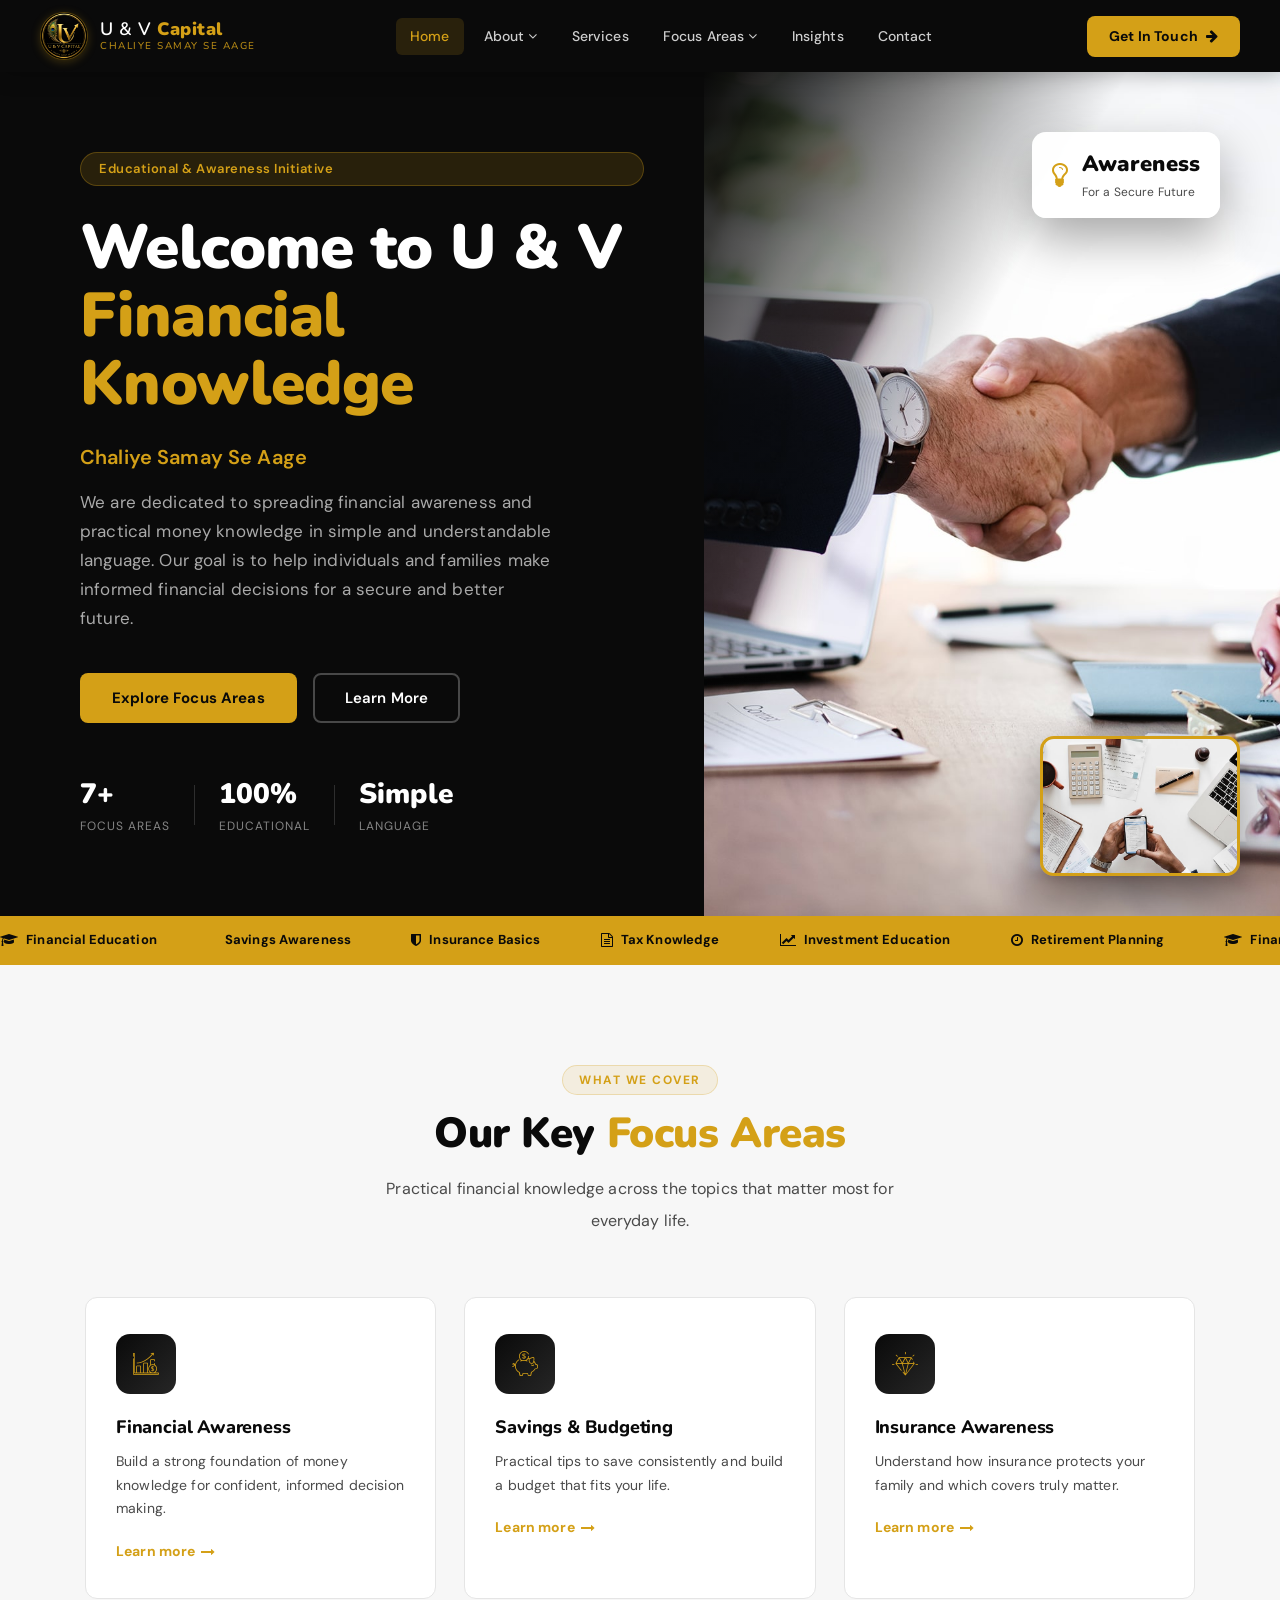
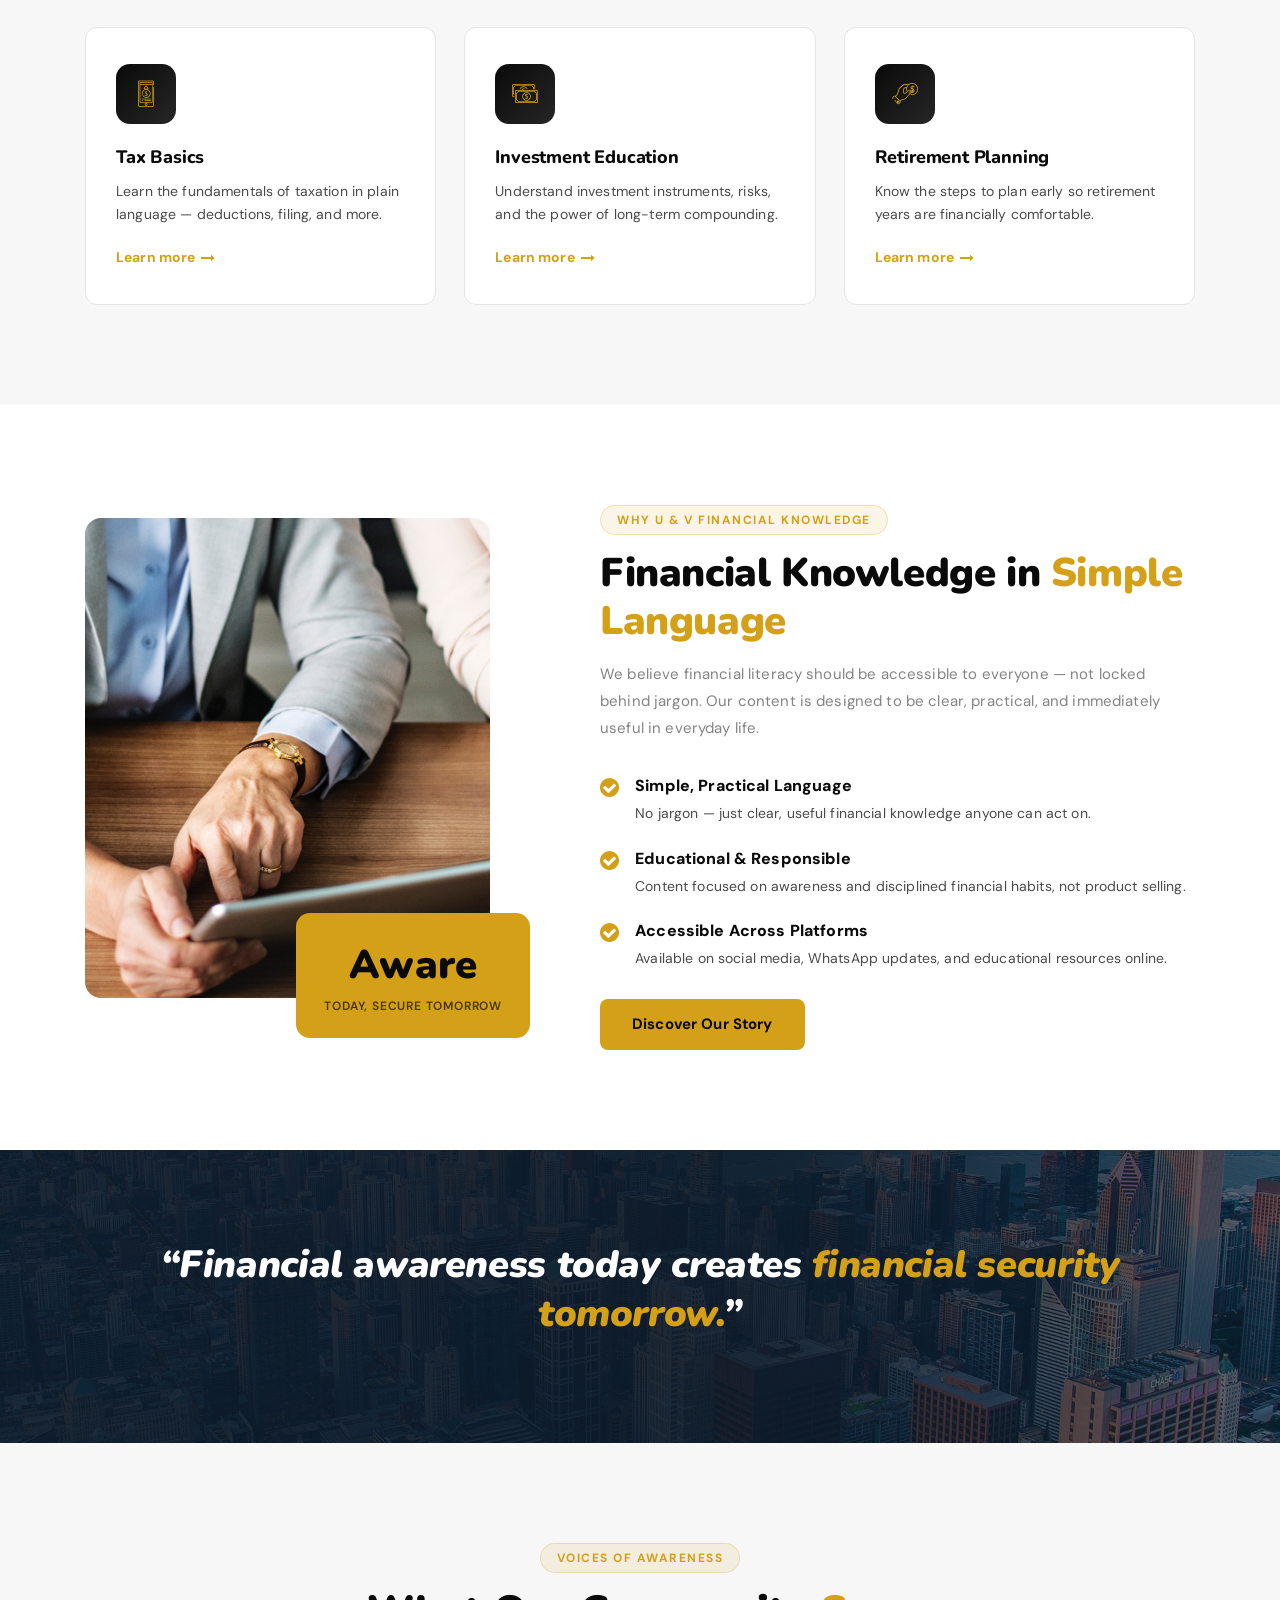
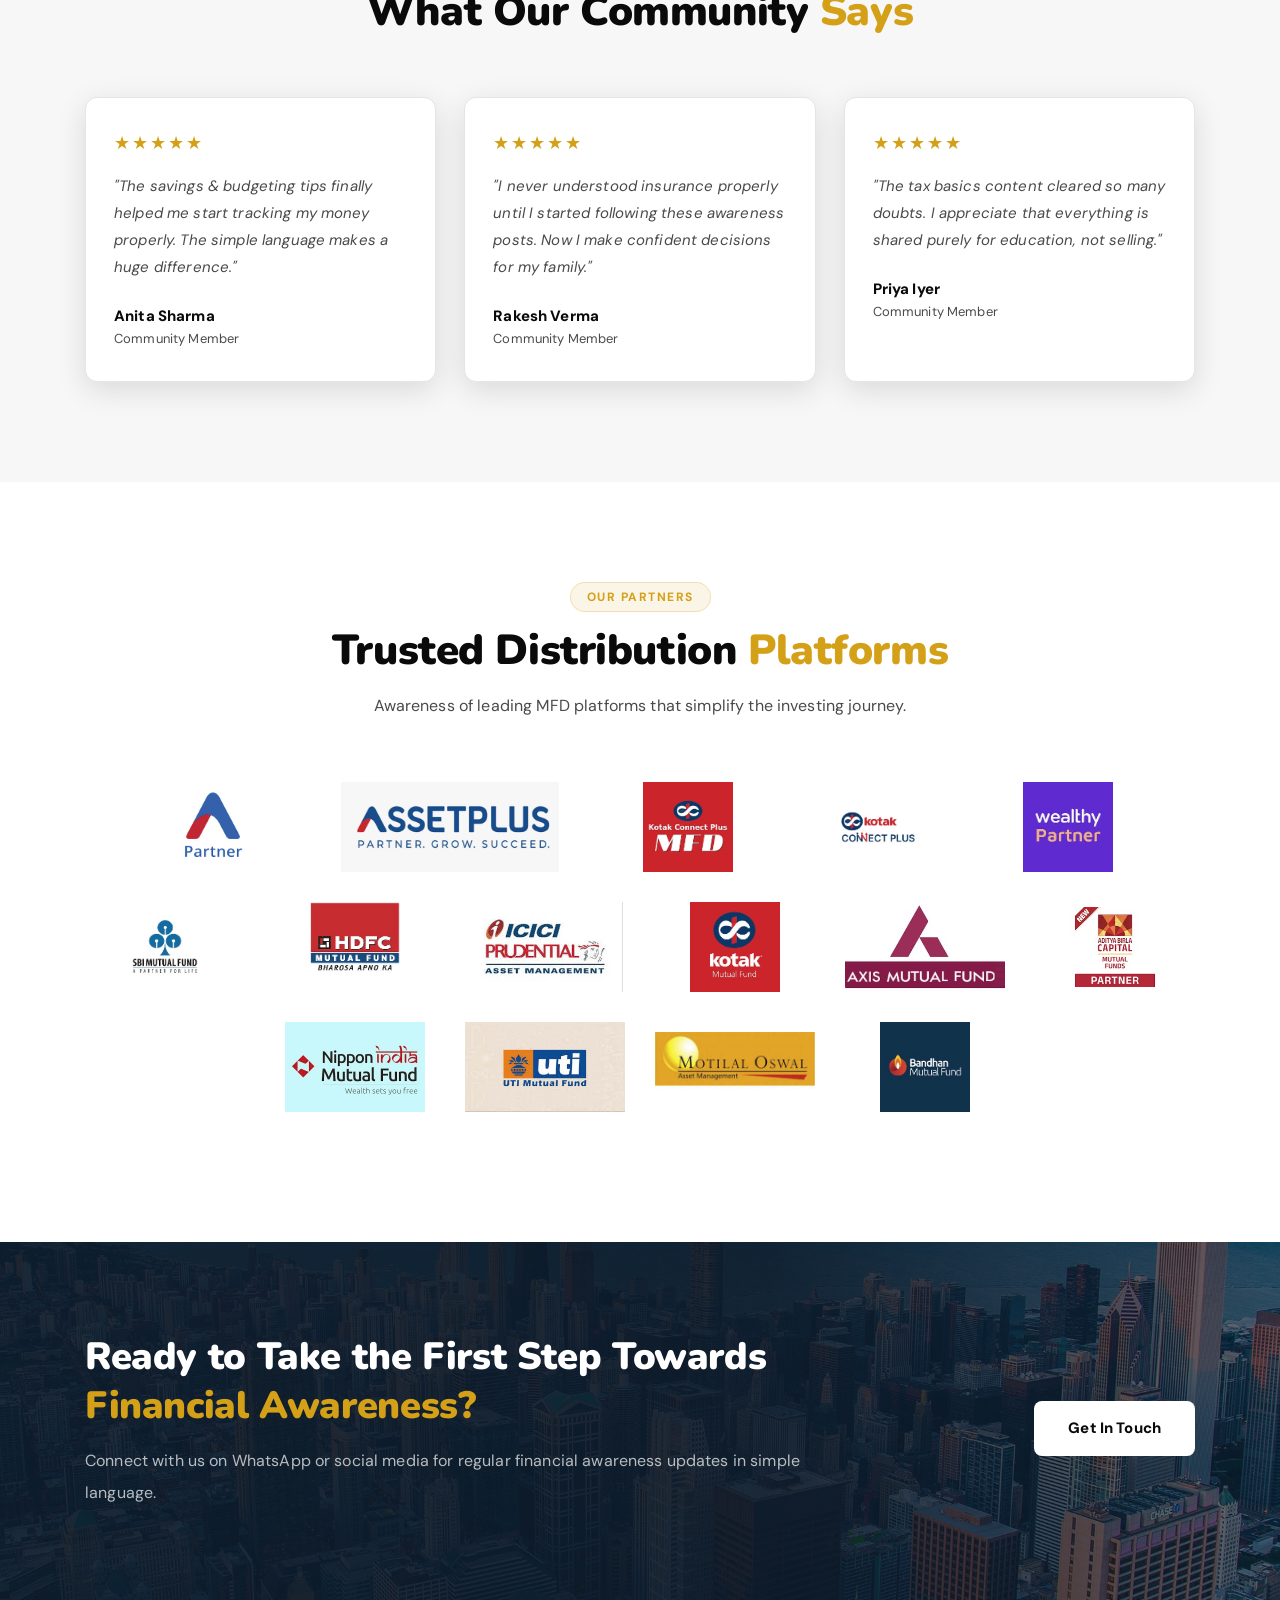
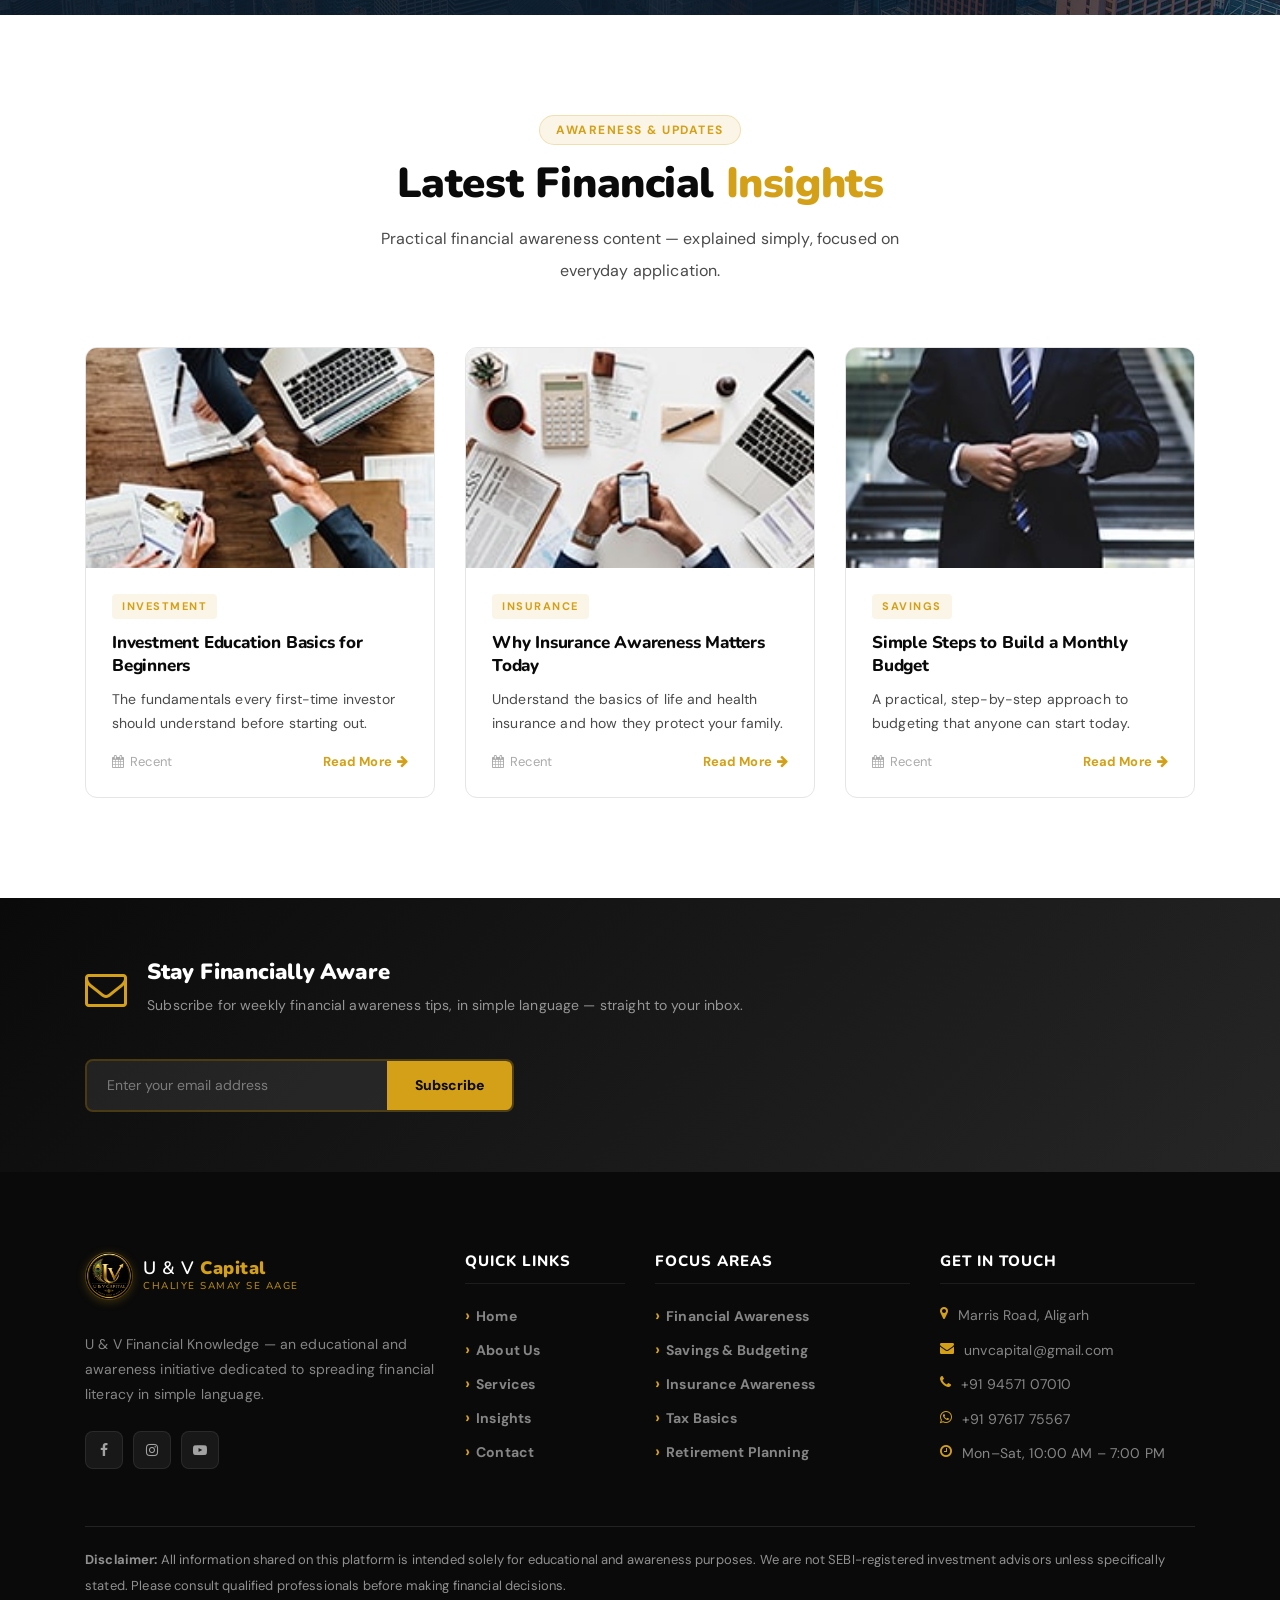
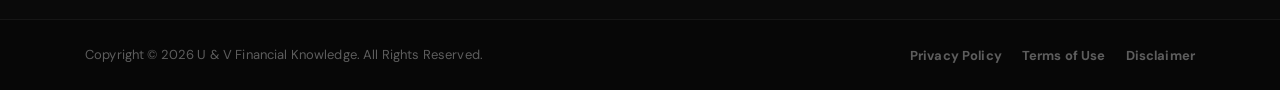
<file: index.html>
<!DOCTYPE html>
<html lang="en">
<head>
    <meta charset="UTF-8">
    <meta name="description" content="U & V Financial Knowledge - Spreading financial awareness and practical money knowledge in simple language.">
    <meta http-equiv="X-UA-Compatible" content="IE=edge">
    <meta name="viewport" content="width=device-width, initial-scale=1, shrink-to-fit=no">
    <title>Financial Awareness for Everyone - U &amp; V Financial Knowledge</title>
    <link rel="icon" href="vaultedge/img/core-img/favicon.ico">
    <link rel="apple-touch-icon" href="vaultedge/img/core-img/logo-uv.png">
    <meta property="og:type" content="website">
    <meta property="og:title" content="U &amp; V Capital - Chaliye Samay Se Aage">
    <meta property="og:description" content="U &amp; V Financial Knowledge - Spreading financial awareness and practical money knowledge in simple language.">
    <meta property="og:image" content="vaultedge/img/core-img/logo-uv-square.png">
    <meta name="twitter:card" content="summary_large_image">
    <meta name="twitter:title" content="U &amp; V Capital - Chaliye Samay Se Aage">
    <meta name="twitter:image" content="vaultedge/img/core-img/logo-uv-square.png">
    <link rel="stylesheet" href="vaultedge/style.css">
    <link rel="stylesheet" href="vaultedge/css/custom-override.css">
</head>
<body>
    <!-- Preloader -->
    <div class="preloader d-flex align-items-center justify-content-center">
        <div class="lds-ellipsis"><div></div><div></div><div></div><div></div></div>
    </div>

    <!-- ===== NAVBAR ===== -->
    <header class="ve-header" id="ve-sticky">
        <div class="container-fluid ve-nav-wrap">
            <div class="ve-logo">
                <a href="index.html">
                    <span class="ve-logo-icon"><img src="vaultedge/img/core-img/logo-uv.png" alt="U &amp; V Capital"></span>
                    <span class="ve-logo-text">U &amp; V <strong>Capital</strong><span class="ve-logo-tagline">Chaliye Samay Se Aage</span></span>
                </a>
            </div>
            <nav class="ve-nav">
                <ul>
                    <li><a href="index.html" class="active">Home</a></li>
                    <li class="has-drop">
                        <a href="about.html">About <i class="fa fa-angle-down"></i></a>
                        <ul class="ve-dropdown">
                            <li><a href="about.html">About Us</a></li>
                            <li><a href="services.html">Our Services</a></li>
                            <li><a href="elements.html">UI Elements</a></li>
                        </ul>
                    </li>
                    <li><a href="services.html">Services</a></li>
                    <li class="has-drop">
                        <a href="#">Focus Areas <i class="fa fa-angle-down"></i></a>
                        <ul class="ve-dropdown">
                            <li><a href="#">Savings &amp; Budgeting</a></li>
                            <li><a href="#">Insurance Awareness</a></li>
                            <li><a href="#">Tax Basics</a></li>
                            <li><a href="#">Investment Education</a></li>
                        </ul>
                    </li>
                    <li><a href="insights.html">Insights</a></li>
                    <li><a href="contact.html">Contact</a></li>
                </ul>
            </nav>
            <div class="ve-nav-cta">
                <a href="contact.html" class="ve-cta-btn">Get In Touch <i class="fa fa-arrow-right"></i></a>
            </div>
            <button class="ve-toggler" id="ve-toggle">
                <span></span><span></span><span></span>
            </button>
        </div>
        <div class="ve-mobile-menu" id="ve-mobile-menu">
            <ul>
                <li><a href="index.html">Home</a></li>
                <li><a href="about.html">About</a></li>
                <li><a href="services.html">Services</a></li>
                <li><a href="#">Focus Areas</a></li>
                <li><a href="insights.html">Insights</a></li>
                <li><a href="contact.html">Contact</a></li>
            </ul>
        </div>
    </header>

    <!-- ===== HERO ===== -->
    <section class="ve-hero">
        <div class="ve-hero-left">
            <span class="ve-hero-badge">Educational &amp; Awareness Initiative</span>
            <h1>Welcome to U &amp; V <span class="ve-highlight">Financial Knowledge</span></h1>
            <p style="font-size:20px;font-weight:600;color:var(--ve-gold);margin-bottom:14px;">Chaliye Samay Se Aage</p>
            <p>We are dedicated to spreading financial awareness and practical money knowledge in simple and understandable language. Our goal is to help individuals and families make informed financial decisions for a secure and better future.</p>
            <div class="ve-hero-btns">
                <a href="services.html" class="ve-btn-primary">Explore Focus Areas</a>
                <a href="about.html" class="ve-btn-ghost">Learn More</a>
            </div>
            <div class="ve-hero-stats">
                <div class="ve-stat"><strong>7+</strong><span>Focus Areas</span></div>
                <div class="ve-stat-divider"></div>
                <div class="ve-stat"><strong>100%</strong><span>Educational</span></div>
                <div class="ve-stat-divider"></div>
                <div class="ve-stat"><strong>Simple</strong><span>Language</span></div>
            </div>
        </div>
        <div class="ve-hero-right">
            <div class="ve-hero-img-main bg-img" style="background-image:url(vaultedge/img/bg-img/1.jpg);"></div>
            <div class="ve-hero-img-accent bg-img" style="background-image:url(vaultedge/img/bg-img/3.jpg);"></div>
            <div class="ve-float-card">
                <i class="fa fa-lightbulb-o"></i>
                <div><strong>Awareness</strong><span>For a Secure Future</span></div>
            </div>
        </div>
    </section>

    <!-- ===== TRUST BAR ===== -->
    <div class="ve-trust-bar">
        <div class="ve-trust-inner">
            <span><i class="fa fa-graduation-cap"></i> Financial Education</span>
            <span><i class="fa fa-piggy-bank"></i> Savings Awareness</span>
            <span><i class="fa fa-shield"></i> Insurance Basics</span>
            <span><i class="fa fa-file-text-o"></i> Tax Knowledge</span>
            <span><i class="fa fa-line-chart"></i> Investment Education</span>
            <span><i class="fa fa-clock-o"></i> Retirement Planning</span>
            <span><i class="fa fa-graduation-cap"></i> Financial Education</span>
            <span><i class="fa fa-piggy-bank"></i> Savings Awareness</span>
            <span><i class="fa fa-shield"></i> Insurance Basics</span>
            <span><i class="fa fa-file-text-o"></i> Tax Knowledge</span>
        </div>
    </div>

    <!-- ===== FOCUS AREAS ===== -->
    <section class="ve-section ve-services-section">
        <div class="container">
            <div class="ve-section-header text-center">
                <span class="ve-section-tag">What We Cover</span>
                <h2>Our Key <span>Focus Areas</span></h2>
                <p>Practical financial knowledge across the topics that matter most for everyday life.</p>
            </div>
            <div class="ve-services-grid">
                <div class="ve-service-card wow fadeInUp" data-wow-delay="100ms">
                    <div class="ve-service-icon"><i class="icon-profits"></i></div>
                    <h4>Financial Awareness</h4>
                    <p>Build a strong foundation of money knowledge for confident, informed decision making.</p>
                    <a href="services.html" class="ve-card-link">Learn more <i class="fa fa-long-arrow-right"></i></a>
                </div>
                <div class="ve-service-card wow fadeInUp" data-wow-delay="200ms">
                    <div class="ve-service-icon"><i class="icon-piggy-bank"></i></div>
                    <h4>Savings &amp; Budgeting</h4>
                    <p>Practical tips to save consistently and build a budget that fits your life.</p>
                    <a href="services.html" class="ve-card-link">Learn more <i class="fa fa-long-arrow-right"></i></a>
                </div>
                <div class="ve-service-card wow fadeInUp" data-wow-delay="300ms">
                    <div class="ve-service-icon"><i class="icon-diamond"></i></div>
                    <h4>Insurance Awareness</h4>
                    <p>Understand how insurance protects your family and which covers truly matter.</p>
                    <a href="services.html" class="ve-card-link">Learn more <i class="fa fa-long-arrow-right"></i></a>
                </div>
                <div class="ve-service-card wow fadeInUp" data-wow-delay="400ms">
                    <div class="ve-service-icon"><i class="icon-smartphone-1"></i></div>
                    <h4>Tax Basics</h4>
                    <p>Learn the fundamentals of taxation in plain language &mdash; deductions, filing, and more.</p>
                    <a href="services.html" class="ve-card-link">Learn more <i class="fa fa-long-arrow-right"></i></a>
                </div>
                <div class="ve-service-card wow fadeInUp" data-wow-delay="500ms">
                    <div class="ve-service-icon"><i class="icon-money-1"></i></div>
                    <h4>Investment Education</h4>
                    <p>Understand investment instruments, risks, and the power of long-term compounding.</p>
                    <a href="services.html" class="ve-card-link">Learn more <i class="fa fa-long-arrow-right"></i></a>
                </div>
                <div class="ve-service-card wow fadeInUp" data-wow-delay="600ms">
                    <div class="ve-service-icon"><i class="icon-coin"></i></div>
                    <h4>Retirement Planning</h4>
                    <p>Know the steps to plan early so retirement years are financially comfortable.</p>
                    <a href="services.html" class="ve-card-link">Learn more <i class="fa fa-long-arrow-right"></i></a>
                </div>
            </div>
        </div>
    </section>

    <!-- ===== WHY US ===== -->
    <section class="ve-section ve-whyus-section">
        <div class="container">
            <div class="row align-items-center">
                <div class="col-12 col-lg-5">
                    <div class="ve-whyus-img-wrap wow fadeInLeft" data-wow-delay="100ms">
                        <div class="ve-whyus-img-main bg-img" style="background-image:url(vaultedge/img/bg-img/5.jpg);"></div>
                        <div class="ve-whyus-badge">
                            <strong>Aware</strong>
                            <span>Today, Secure Tomorrow</span>
                        </div>
                    </div>
                </div>
                <div class="col-12 col-lg-7 wow fadeInRight" data-wow-delay="200ms">
                    <div class="ve-whyus-content">
                        <span class="ve-section-tag">Why U &amp; V Financial Knowledge</span>
                        <h2>Financial Knowledge in <span>Simple Language</span></h2>
                        <p>We believe financial literacy should be accessible to everyone &mdash; not locked behind jargon. Our content is designed to be clear, practical, and immediately useful in everyday life.</p>
                        <div class="ve-checklist">
                            <div class="ve-check-item">
                                <i class="fa fa-check-circle"></i>
                                <div><strong>Simple, Practical Language</strong><p>No jargon &mdash; just clear, useful financial knowledge anyone can act on.</p></div>
                            </div>
                            <div class="ve-check-item">
                                <i class="fa fa-check-circle"></i>
                                <div><strong>Educational &amp; Responsible</strong><p>Content focused on awareness and disciplined financial habits, not product selling.</p></div>
                            </div>
                            <div class="ve-check-item">
                                <i class="fa fa-check-circle"></i>
                                <div><strong>Accessible Across Platforms</strong><p>Available on social media, WhatsApp updates, and educational resources online.</p></div>
                            </div>
                        </div>
                        <a href="about.html" class="ve-btn-primary mt-30">Discover Our Story</a>
                    </div>
                </div>
            </div>
        </div>
    </section>

    <!-- ===== QUOTE ===== -->
    <section class="ve-cta-banner bg-img" style="background-image:url(vaultedge/img/bg-img/6.jpg);">
        <div class="ve-cta-overlay"></div>
        <div class="container ve-cta-content">
            <div class="row align-items-center">
                <div class="col-12 text-center">
                    <h2 style="font-style:italic;">&ldquo;Financial awareness today creates <span>financial security tomorrow.</span>&rdquo;</h2>
                </div>
            </div>
        </div>
    </section>

    <!-- ===== TESTIMONIALS / VOICES ===== -->
    <section class="ve-section ve-testimonials-section">
        <div class="container">
            <div class="ve-section-header text-center">
                <span class="ve-section-tag">Voices of Awareness</span>
                <h2>What Our Community <span>Says</span></h2>
            </div>
            <div class="ve-testi-grid">
                <div class="ve-testi-card wow fadeInUp" data-wow-delay="100ms">
                    <div class="ve-testi-stars">&#9733;&#9733;&#9733;&#9733;&#9733;</div>
                    <p>"The savings &amp; budgeting tips finally helped me start tracking my money properly. The simple language makes a huge difference."</p>
                    <div class="ve-testi-author">
                        <div><strong>Anita Sharma</strong><span>Community Member</span></div>
                    </div>
                </div>
                <div class="ve-testi-card wow fadeInUp" data-wow-delay="250ms">
                    <div class="ve-testi-stars">&#9733;&#9733;&#9733;&#9733;&#9733;</div>
                    <p>"I never understood insurance properly until I started following these awareness posts. Now I make confident decisions for my family."</p>
                    <div class="ve-testi-author">
                        <div><strong>Rakesh Verma</strong><span>Community Member</span></div>
                    </div>
                </div>
                <div class="ve-testi-card wow fadeInUp" data-wow-delay="400ms">
                    <div class="ve-testi-stars">&#9733;&#9733;&#9733;&#9733;&#9733;</div>
                    <p>"The tax basics content cleared so many doubts. I appreciate that everything is shared purely for education, not selling."</p>
                    <div class="ve-testi-author">
                        <div><strong>Priya Iyer</strong><span>Community Member</span></div>
                    </div>
                </div>
            </div>
        </div>
    </section>

    <!-- ===== OUR PARTNERS ===== -->
    <section class="ve-section ve-partners-section">
        <div class="container">
            <div class="ve-section-header text-center">
                <span class="ve-section-tag">Our Partners</span>
                <h2>Trusted Distribution <span>Platforms</span></h2>
                <p>Awareness of leading MFD platforms that simplify the investing journey.</p>
            </div>
            <div class="row align-items-center justify-content-center text-center ve-partners-row">
                <div class="col-6 col-md-4 col-lg-2 mb-30"><img src="vaultedge/img/partners/assetplus-partner.jpeg" alt="AssetPlus Partner" style="max-height:90px;width:auto;filter:grayscale(20%);transition:filter .3s;" onmouseover="this.style.filter='none'" onmouseout="this.style.filter='grayscale(20%)'"></div>
                <div class="col-6 col-md-4 col-lg-3 mb-30"><img src="vaultedge/img/partners/assetplus-banner.jpeg" alt="AssetPlus &mdash; Partner. Grow. Succeed." style="max-height:90px;width:auto;filter:grayscale(20%);transition:filter .3s;" onmouseover="this.style.filter='none'" onmouseout="this.style.filter='grayscale(20%)'"></div>
                <div class="col-6 col-md-4 col-lg-2 mb-30"><img src="vaultedge/img/partners/kotak-connect-plus-mfd.jpeg" alt="Kotak Connect Plus MFD" style="max-height:90px;width:auto;filter:grayscale(20%);transition:filter .3s;" onmouseover="this.style.filter='none'" onmouseout="this.style.filter='grayscale(20%)'"></div>
                <div class="col-6 col-md-4 col-lg-2 mb-30"><img src="vaultedge/img/partners/kotak-connect-plus.jpeg" alt="Kotak Connect Plus" style="max-height:90px;width:auto;filter:grayscale(20%);transition:filter .3s;" onmouseover="this.style.filter='none'" onmouseout="this.style.filter='grayscale(20%)'"></div>
                <div class="col-6 col-md-4 col-lg-2 mb-30"><img src="vaultedge/img/partners/wealthy-partner.jpeg" alt="Wealthy Partner" style="max-height:90px;width:auto;filter:grayscale(20%);transition:filter .3s;" onmouseover="this.style.filter='none'" onmouseout="this.style.filter='grayscale(20%)'"></div>
                <div class="col-6 col-md-4 col-lg-2 mb-30"><img src="vaultedge/img/partners/sbi-mutual-fund.jpeg" alt="SBI Mutual Fund" style="max-height:90px;width:auto;filter:grayscale(20%);transition:filter .3s;" onmouseover="this.style.filter='none'" onmouseout="this.style.filter='grayscale(20%)'"></div>
                <div class="col-6 col-md-4 col-lg-2 mb-30"><img src="vaultedge/img/partners/hdfc-mutual-fund.jpeg" alt="HDFC Mutual Fund" style="max-height:90px;width:auto;filter:grayscale(20%);transition:filter .3s;" onmouseover="this.style.filter='none'" onmouseout="this.style.filter='grayscale(20%)'"></div>
                <div class="col-6 col-md-4 col-lg-2 mb-30"><img src="vaultedge/img/partners/icici-prudential-amc.jpeg" alt="ICICI Prudential Asset Management" style="max-height:90px;width:auto;filter:grayscale(20%);transition:filter .3s;" onmouseover="this.style.filter='none'" onmouseout="this.style.filter='grayscale(20%)'"></div>
                <div class="col-6 col-md-4 col-lg-2 mb-30"><img src="vaultedge/img/partners/kotak-mutual-fund.jpeg" alt="Kotak Mutual Fund" style="max-height:90px;width:auto;filter:grayscale(20%);transition:filter .3s;" onmouseover="this.style.filter='none'" onmouseout="this.style.filter='grayscale(20%)'"></div>
                <div class="col-6 col-md-4 col-lg-2 mb-30"><img src="vaultedge/img/partners/axis-mutual-fund.jpeg" alt="Axis Mutual Fund" style="max-height:90px;width:auto;filter:grayscale(20%);transition:filter .3s;" onmouseover="this.style.filter='none'" onmouseout="this.style.filter='grayscale(20%)'"></div>
                <div class="col-6 col-md-4 col-lg-2 mb-30"><img src="vaultedge/img/partners/aditya-birla-capital-mf.jpeg" alt="Aditya Birla Capital Mutual Funds" style="max-height:90px;width:auto;filter:grayscale(20%);transition:filter .3s;" onmouseover="this.style.filter='none'" onmouseout="this.style.filter='grayscale(20%)'"></div>
                <div class="col-6 col-md-4 col-lg-2 mb-30"><img src="vaultedge/img/partners/nippon-india-mutual-fund.jpeg" alt="Nippon India Mutual Fund" style="max-height:90px;width:auto;filter:grayscale(20%);transition:filter .3s;" onmouseover="this.style.filter='none'" onmouseout="this.style.filter='grayscale(20%)'"></div>
                <div class="col-6 col-md-4 col-lg-2 mb-30"><img src="vaultedge/img/partners/uti-mutual-fund.jpeg" alt="UTI Mutual Fund" style="max-height:90px;width:auto;filter:grayscale(20%);transition:filter .3s;" onmouseover="this.style.filter='none'" onmouseout="this.style.filter='grayscale(20%)'"></div>
                <div class="col-6 col-md-4 col-lg-2 mb-30"><img src="vaultedge/img/partners/motilal-oswal-amc.jpeg" alt="Motilal Oswal Asset Management" style="max-height:90px;width:auto;filter:grayscale(20%);transition:filter .3s;" onmouseover="this.style.filter='none'" onmouseout="this.style.filter='grayscale(20%)'"></div>
                <div class="col-6 col-md-4 col-lg-2 mb-30"><img src="vaultedge/img/partners/bandhan-mutual-fund.jpeg" alt="Bandhan Mutual Fund" style="max-height:90px;width:auto;filter:grayscale(20%);transition:filter .3s;" onmouseover="this.style.filter='none'" onmouseout="this.style.filter='grayscale(20%)'"></div>
            </div>
        </div>
    </section>

    <!-- ===== CTA BANNER ===== -->
    <section class="ve-cta-banner bg-img" style="background-image:url(vaultedge/img/bg-img/6.jpg);">
        <div class="ve-cta-overlay"></div>
        <div class="container ve-cta-content">
            <div class="row align-items-center">
                <div class="col-12 col-lg-8">
                    <h2>Ready to Take the First Step Towards <span>Financial Awareness?</span></h2>
                    <p>Connect with us on WhatsApp or social media for regular financial awareness updates in simple language.</p>
                </div>
                <div class="col-12 col-lg-4 text-lg-right">
                    <a href="contact.html" class="ve-btn-white">Get In Touch</a>
                </div>
            </div>
        </div>
    </section>

    <!-- ===== LATEST INSIGHTS ===== -->
    <section class="ve-section ve-insights-section">
        <div class="container">
            <div class="ve-section-header text-center">
                <span class="ve-section-tag">Awareness &amp; Updates</span>
                <h2>Latest Financial <span>Insights</span></h2>
                <p>Practical financial awareness content &mdash; explained simply, focused on everyday application.</p>
            </div>
            <div class="row">
                <div class="col-12 col-md-4 wow fadeInUp" data-wow-delay="100ms">
                    <div class="ve-insight-card">
                        <div class="ve-insight-img bg-img" style="background-image:url(vaultedge/img/bg-img/10.jpg);"></div>
                        <div class="ve-insight-body">
                            <span class="ve-insight-cat">Investment</span>
                            <h5><a href="post.html">Investment Education Basics for Beginners</a></h5>
                            <p>The fundamentals every first-time investor should understand before starting out.</p>
                            <div class="ve-insight-meta">
                                <span><i class="fa fa-calendar"></i> Recent</span>
                                <a href="post.html">Read More <i class="fa fa-arrow-right"></i></a>
                            </div>
                        </div>
                    </div>
                </div>
                <div class="col-12 col-md-4 wow fadeInUp" data-wow-delay="250ms">
                    <div class="ve-insight-card">
                        <div class="ve-insight-img bg-img" style="background-image:url(vaultedge/img/bg-img/11.jpg);"></div>
                        <div class="ve-insight-body">
                            <span class="ve-insight-cat">Insurance</span>
                            <h5><a href="post.html">Why Insurance Awareness Matters Today</a></h5>
                            <p>Understand the basics of life and health insurance and how they protect your family.</p>
                            <div class="ve-insight-meta">
                                <span><i class="fa fa-calendar"></i> Recent</span>
                                <a href="post.html">Read More <i class="fa fa-arrow-right"></i></a>
                            </div>
                        </div>
                    </div>
                </div>
                <div class="col-12 col-md-4 wow fadeInUp" data-wow-delay="400ms">
                    <div class="ve-insight-card">
                        <div class="ve-insight-img bg-img" style="background-image:url(vaultedge/img/bg-img/12.jpg);"></div>
                        <div class="ve-insight-body">
                            <span class="ve-insight-cat">Savings</span>
                            <h5><a href="post.html">Simple Steps to Build a Monthly Budget</a></h5>
                            <p>A practical, step-by-step approach to budgeting that anyone can start today.</p>
                            <div class="ve-insight-meta">
                                <span><i class="fa fa-calendar"></i> Recent</span>
                                <a href="post.html">Read More <i class="fa fa-arrow-right"></i></a>
                            </div>
                        </div>
                    </div>
                </div>
            </div>
        </div>
    </section>

    <!-- ===== NEWSLETTER ===== -->
    <section class="ve-newsletter-section">
        <div class="container">
            <div class="ve-newsletter-wrap">
                <div class="ve-nl-left">
                    <i class="fa fa-envelope-o"></i>
                    <div>
                        <h3>Stay Financially Aware</h3>
                        <p>Subscribe for weekly financial awareness tips, in simple language &mdash; straight to your inbox.</p>
                    </div>
                </div>
                <div class="ve-nl-right">
                    <form class="ve-nl-form" action="#" method="post">
                        <input type="email" placeholder="Enter your email address" required>
                        <button type="submit">Subscribe</button>
                    </form>
                </div>
            </div>
        </div>
    </section>

    <!-- ===== FOOTER ===== -->
    <footer class="ve-footer">
        <div class="container">
            <div class="row">
                <div class="col-12 col-sm-6 col-lg-4 mb-50">
                    <div class="ve-footer-brand">
                        <a href="index.html" class="ve-footer-logo">
                            <span class="ve-logo-icon"><img src="vaultedge/img/core-img/logo-uv.png" alt="U &amp; V Capital"></span>
                            <span class="ve-logo-text">U &amp; V <strong>Capital</strong><span class="ve-logo-tagline">Chaliye Samay Se Aage</span></span>
                        </a>
                        <p>U &amp; V Financial Knowledge &mdash; an educational and awareness initiative dedicated to spreading financial literacy in simple language.</p>
                        <div class="ve-social">
                            <a href="#"><i class="fa fa-facebook"></i></a>
                            <a href="#"><i class="fa fa-instagram"></i></a>
                            <a href="#"><i class="fa fa-youtube-play"></i></a>
                        </div>
                    </div>
                </div>
                <div class="col-12 col-sm-6 col-lg-2 mb-50">
                    <h5 class="ve-footer-title">Quick Links</h5>
                    <ul class="ve-footer-links">
                        <li><a href="index.html">Home</a></li>
                        <li><a href="about.html">About Us</a></li>
                        <li><a href="services.html">Services</a></li>
                        <li><a href="insights.html">Insights</a></li>
                        <li><a href="contact.html">Contact</a></li>
                    </ul>
                </div>
                <div class="col-12 col-sm-6 col-lg-3 mb-50">
                    <h5 class="ve-footer-title">Focus Areas</h5>
                    <ul class="ve-footer-links">
                        <li><a href="#">Financial Awareness</a></li>
                        <li><a href="#">Savings &amp; Budgeting</a></li>
                        <li><a href="#">Insurance Awareness</a></li>
                        <li><a href="#">Tax Basics</a></li>
                        <li><a href="#">Retirement Planning</a></li>
                    </ul>
                </div>
                <div class="col-12 col-sm-6 col-lg-3 mb-50">
                    <h5 class="ve-footer-title">Get In Touch</h5>
                    <ul class="ve-footer-contact">
                        <li><i class="fa fa-map-marker"></i> Marris Road, Aligarh</li>
                        <li><i class="fa fa-envelope"></i> unvcapital@gmail.com</li>
                        <li><i class="fa fa-phone"></i> +91 94571 07010</li>
                        <li><i class="fa fa-whatsapp"></i> +91 97617 75567</li>
                        <li><i class="fa fa-clock-o"></i> Mon&ndash;Sat, 10:00 AM &ndash; 7:00 PM</li>
                    </ul>
                </div>
            </div>
            <div class="row">
                <div class="col-12">
                    <p style="font-size:13px;color:rgba(255,255,255,0.55);border-top:1px solid rgba(255,255,255,0.1);padding-top:20px;margin-bottom:0;">
                        <strong>Disclaimer:</strong> All information shared on this platform is intended solely for educational and awareness purposes. We are not SEBI-registered investment advisors unless specifically stated. Please consult qualified professionals before making financial decisions.
                    </p>
                </div>
            </div>
        </div>
        <div class="ve-footer-bottom">
            <div class="container">
                <div class="ve-footer-bottom-inner">
                    <p>Copyright &copy; 2026 U &amp; V Financial Knowledge. All Rights Reserved.</p>
                    <ul>
                        <li><a href="#">Privacy Policy</a></li>
                        <li><a href="#">Terms of Use</a></li>
                        <li><a href="#">Disclaimer</a></li>
                    </ul>
                </div>
            </div>
        </div>
    </footer>

    <script src="vaultedge/js/jquery/jquery-2.2.4.min.js"></script>
    <script src="vaultedge/js/bootstrap/popper.min.js"></script>
    <script src="vaultedge/js/bootstrap/bootstrap.min.js"></script>
    <script src="vaultedge/js/plugins/plugins.js"></script>
    <script src="vaultedge/js/active.js"></script>
    <script src="vaultedge/js/vaultedge.js"></script>
</body>
</html>
</file>
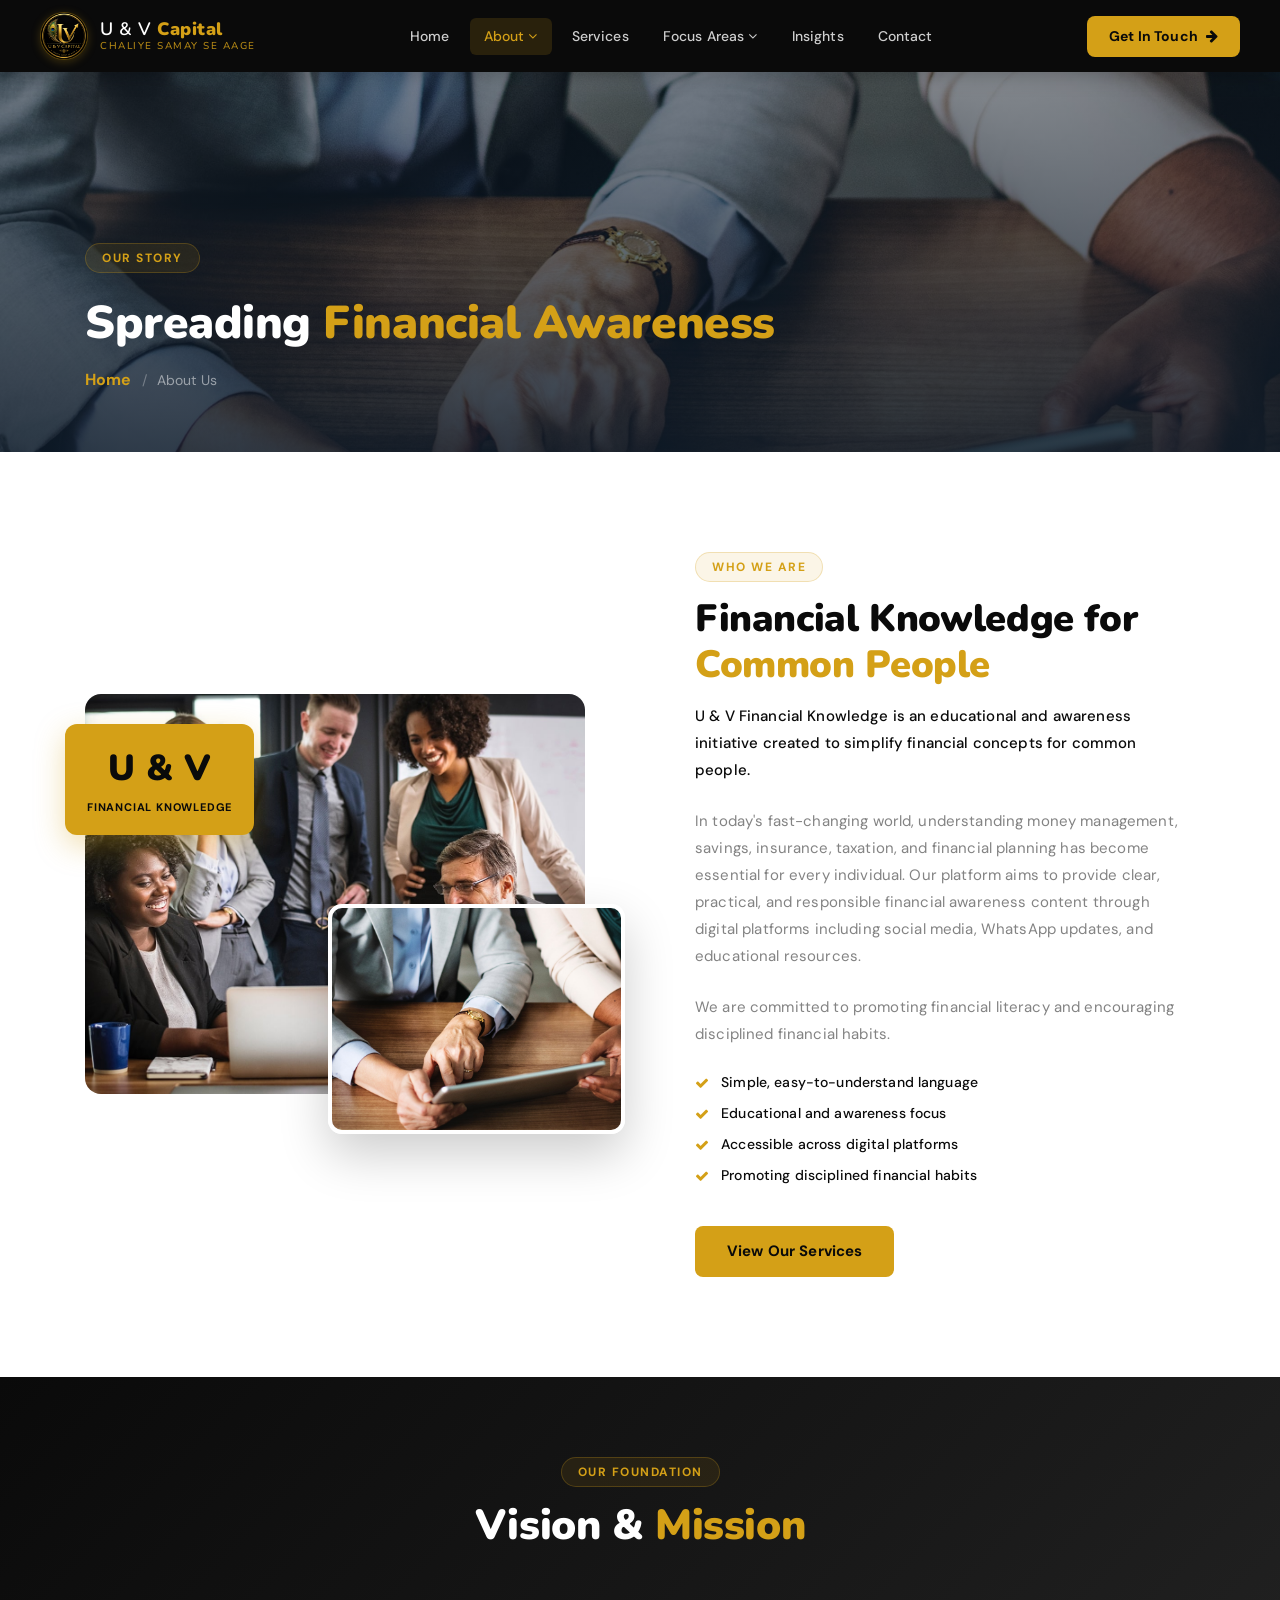
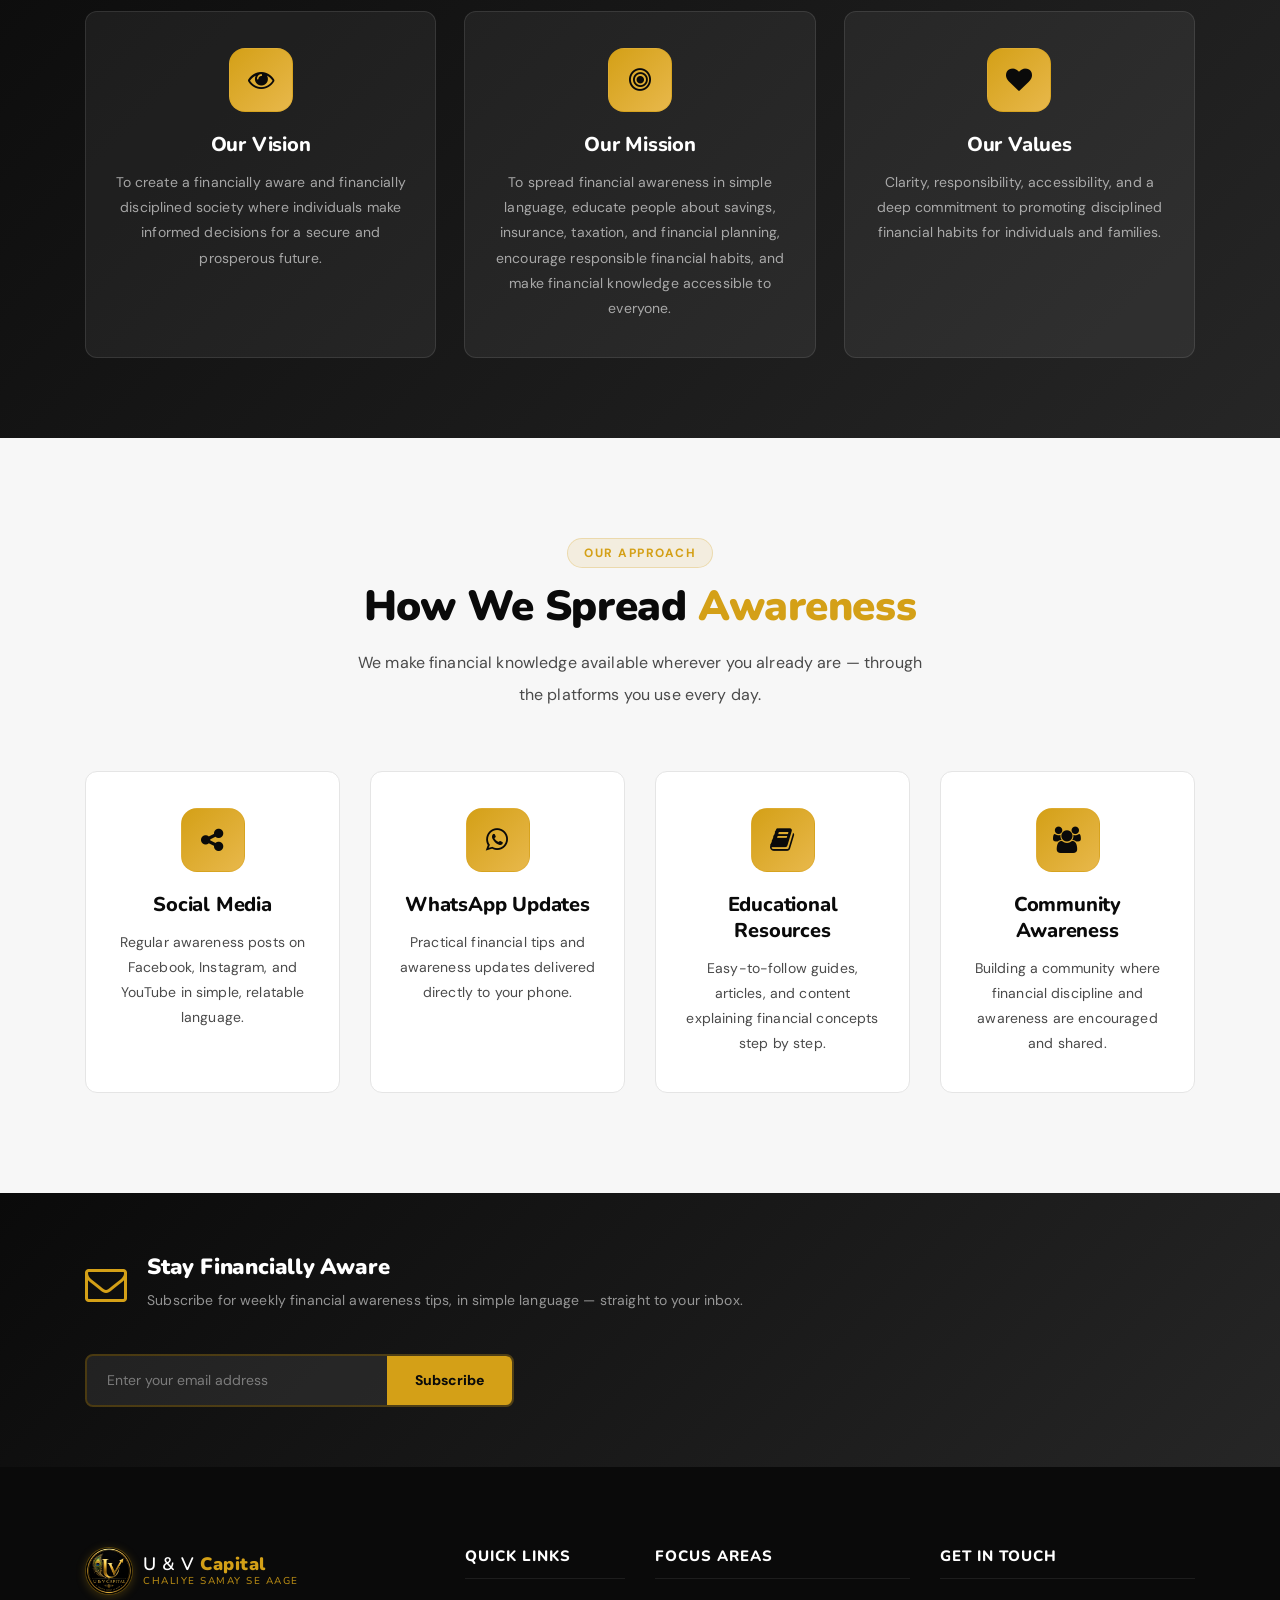
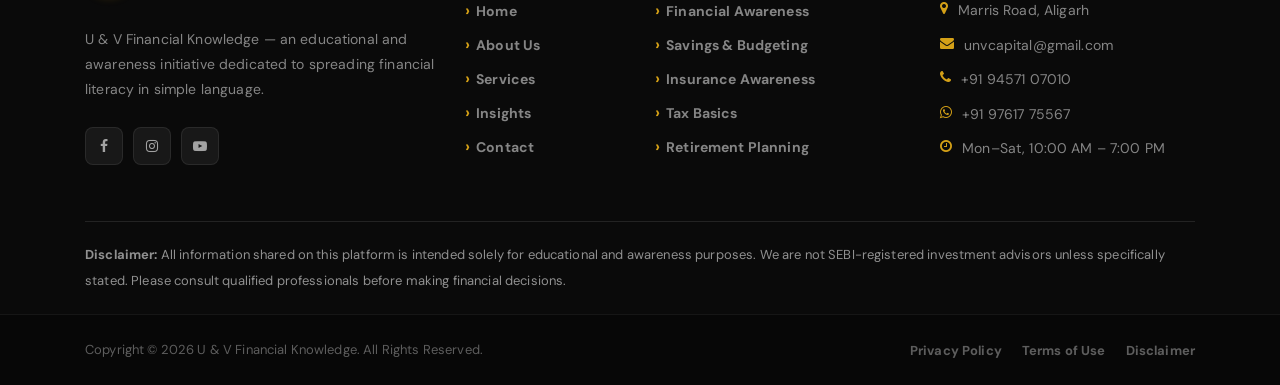
<file: about.html>
<!DOCTYPE html>
<html lang="en">
<head>
    <meta charset="UTF-8">
    <meta name="description" content="Learn about U & V Financial Knowledge — our story, vision, and mission for financial awareness.">
    <meta http-equiv="X-UA-Compatible" content="IE=edge">
    <meta name="viewport" content="width=device-width, initial-scale=1, shrink-to-fit=no">
    <title>About Us - U &amp; V Financial Knowledge</title>
    <link rel="icon" href="vaultedge/img/core-img/favicon.ico">
    <link rel="stylesheet" href="vaultedge/style.css">
    <link rel="stylesheet" href="vaultedge/css/custom-override.css">
</head>
<body>
    <div class="preloader d-flex align-items-center justify-content-center">
        <div class="lds-ellipsis"><div></div><div></div><div></div><div></div></div>
    </div>

    <header class="ve-header" id="ve-sticky">
        <div class="container-fluid ve-nav-wrap">
            <div class="ve-logo">
                <a href="index.html">
                    <span class="ve-logo-icon"><img src="vaultedge/img/core-img/logo-uv.png" alt="U &amp; V Capital"></span>
                    <span class="ve-logo-text">U &amp; V <strong>Capital</strong><span class="ve-logo-tagline">Chaliye Samay Se Aage</span></span>
                </a>
            </div>
            <nav class="ve-nav">
                <ul>
                    <li><a href="index.html">Home</a></li>
                    <li class="has-drop">
                        <a href="about.html" class="active">About <i class="fa fa-angle-down"></i></a>
                        <ul class="ve-dropdown">
                            <li><a href="about.html">About Us</a></li>
                            <li><a href="services.html">Our Services</a></li>
                            <li><a href="elements.html">UI Elements</a></li>
                        </ul>
                    </li>
                    <li><a href="services.html">Services</a></li>
                    <li class="has-drop">
                        <a href="#">Focus Areas <i class="fa fa-angle-down"></i></a>
                        <ul class="ve-dropdown">
                            <li><a href="#">Savings &amp; Budgeting</a></li>
                            <li><a href="#">Insurance Awareness</a></li>
                            <li><a href="#">Tax Basics</a></li>
                            <li><a href="#">Investment Education</a></li>
                        </ul>
                    </li>
                    <li><a href="insights.html">Insights</a></li>
                    <li><a href="contact.html">Contact</a></li>
                </ul>
            </nav>
            <div class="ve-nav-cta">
                <a href="contact.html" class="ve-cta-btn">Get In Touch <i class="fa fa-arrow-right"></i></a>
            </div>
            <button class="ve-toggler" id="ve-toggle">
                <span></span><span></span><span></span>
            </button>
        </div>
        <div class="ve-mobile-menu" id="ve-mobile-menu">
            <ul>
                <li><a href="index.html">Home</a></li>
                <li><a href="about.html">About</a></li>
                <li><a href="services.html">Services</a></li>
                <li><a href="#">Focus Areas</a></li>
                <li><a href="insights.html">Insights</a></li>
                <li><a href="contact.html">Contact</a></li>
            </ul>
        </div>
    </header>

    <section class="ve-page-hero" style="background-image:url(vaultedge/img/bg-img/13.jpg);">
        <div class="ve-page-hero-overlay"></div>
        <div class="container ve-page-hero-content">
            <span class="ve-section-tag">Our Story</span>
            <h1>Spreading <span>Financial Awareness</span></h1>
            <nav aria-label="breadcrumb">
                <ol class="ve-breadcrumb">
                    <li><a href="index.html">Home</a></li>
                    <li class="active">About Us</li>
                </ol>
            </nav>
        </div>
    </section>

    <section class="ve-section">
        <div class="container">
            <div class="row align-items-center">
                <div class="col-12 col-lg-6 wow fadeInLeft" data-wow-delay="100ms">
                    <div class="ve-about-img-stack">
                        <div class="ve-about-img-1 bg-img" style="background-image:url(vaultedge/img/bg-img/14.jpg);"></div>
                        <div class="ve-about-img-2 bg-img" style="background-image:url(vaultedge/img/bg-img/5.jpg);"></div>
                        <div class="ve-about-ribbon"><strong>U &amp; V</strong><span>Financial Knowledge</span></div>
                    </div>
                </div>
                <div class="col-12 col-lg-6 wow fadeInRight" data-wow-delay="200ms">
                    <div class="ve-about-text">
                        <span class="ve-section-tag">Who We Are</span>
                        <h2>Financial Knowledge for <span>Common People</span></h2>
                        <p class="ve-lead">U &amp; V Financial Knowledge is an educational and awareness initiative created to simplify financial concepts for common people.</p>
                        <p>In today's fast-changing world, understanding money management, savings, insurance, taxation, and financial planning has become essential for every individual. Our platform aims to provide clear, practical, and responsible financial awareness content through digital platforms including social media, WhatsApp updates, and educational resources.</p>
                        <p>We are committed to promoting financial literacy and encouraging disciplined financial habits.</p>
                        <div class="ve-about-features">
                            <div class="ve-af-item"><i class="fa fa-check"></i><span>Simple, easy-to-understand language</span></div>
                            <div class="ve-af-item"><i class="fa fa-check"></i><span>Educational and awareness focus</span></div>
                            <div class="ve-af-item"><i class="fa fa-check"></i><span>Accessible across digital platforms</span></div>
                            <div class="ve-af-item"><i class="fa fa-check"></i><span>Promoting disciplined financial habits</span></div>
                        </div>
                        <a href="services.html" class="ve-btn-primary mt-30">View Our Services</a>
                    </div>
                </div>
            </div>
        </div>
    </section>

    <section class="ve-mvv-section">
        <div class="container">
            <div class="ve-section-header text-center">
                <span class="ve-section-tag">Our Foundation</span>
                <h2>Vision &amp; <span>Mission</span></h2>
            </div>
            <div class="ve-mvv-grid">
                <div class="ve-mvv-card wow fadeInUp" data-wow-delay="100ms">
                    <div class="ve-mvv-icon"><i class="fa fa-eye"></i></div>
                    <h4>Our Vision</h4>
                    <p>To create a financially aware and financially disciplined society where individuals make informed decisions for a secure and prosperous future.</p>
                </div>
                <div class="ve-mvv-card wow fadeInUp" data-wow-delay="250ms">
                    <div class="ve-mvv-icon"><i class="fa fa-bullseye"></i></div>
                    <h4>Our Mission</h4>
                    <p>To spread financial awareness in simple language, educate people about savings, insurance, taxation, and financial planning, encourage responsible financial habits, and make financial knowledge accessible to everyone.</p>
                </div>
                <div class="ve-mvv-card wow fadeInUp" data-wow-delay="400ms">
                    <div class="ve-mvv-icon"><i class="fa fa-heart"></i></div>
                    <h4>Our Values</h4>
                    <p>Clarity, responsibility, accessibility, and a deep commitment to promoting disciplined financial habits for individuals and families.</p>
                </div>
            </div>
        </div>
    </section>

    <section class="ve-section ve-team-section">
        <div class="container">
            <div class="ve-section-header text-center">
                <span class="ve-section-tag">Our Approach</span>
                <h2>How We Spread <span>Awareness</span></h2>
                <p>We make financial knowledge available wherever you already are &mdash; through the platforms you use every day.</p>
            </div>
            <div class="row">
                <div class="col-12 col-sm-6 col-lg-3 wow fadeInUp" data-wow-delay="100ms">
                    <div class="ve-mvv-card" style="height:100%;">
                        <div class="ve-mvv-icon"><i class="fa fa-share-alt"></i></div>
                        <h4>Social Media</h4>
                        <p>Regular awareness posts on Facebook, Instagram, and YouTube in simple, relatable language.</p>
                    </div>
                </div>
                <div class="col-12 col-sm-6 col-lg-3 wow fadeInUp" data-wow-delay="200ms">
                    <div class="ve-mvv-card" style="height:100%;">
                        <div class="ve-mvv-icon"><i class="fa fa-whatsapp"></i></div>
                        <h4>WhatsApp Updates</h4>
                        <p>Practical financial tips and awareness updates delivered directly to your phone.</p>
                    </div>
                </div>
                <div class="col-12 col-sm-6 col-lg-3 wow fadeInUp" data-wow-delay="300ms">
                    <div class="ve-mvv-card" style="height:100%;">
                        <div class="ve-mvv-icon"><i class="fa fa-book"></i></div>
                        <h4>Educational Resources</h4>
                        <p>Easy-to-follow guides, articles, and content explaining financial concepts step by step.</p>
                    </div>
                </div>
                <div class="col-12 col-sm-6 col-lg-3 wow fadeInUp" data-wow-delay="400ms">
                    <div class="ve-mvv-card" style="height:100%;">
                        <div class="ve-mvv-icon"><i class="fa fa-users"></i></div>
                        <h4>Community Awareness</h4>
                        <p>Building a community where financial discipline and awareness are encouraged and shared.</p>
                    </div>
                </div>
            </div>
        </div>
    </section>

    <section class="ve-newsletter-section">
        <div class="container">
            <div class="ve-newsletter-wrap">
                <div class="ve-nl-left">
                    <i class="fa fa-envelope-o"></i>
                    <div>
                        <h3>Stay Financially Aware</h3>
                        <p>Subscribe for weekly financial awareness tips, in simple language &mdash; straight to your inbox.</p>
                    </div>
                </div>
                <div class="ve-nl-right">
                    <form class="ve-nl-form" action="#" method="post">
                        <input type="email" placeholder="Enter your email address" required>
                        <button type="submit">Subscribe</button>
                    </form>
                </div>
            </div>
        </div>
    </section>

    <footer class="ve-footer">
        <div class="container">
            <div class="row">
                <div class="col-12 col-sm-6 col-lg-4 mb-50">
                    <div class="ve-footer-brand">
                        <a href="index.html" class="ve-footer-logo">
                            <span class="ve-logo-icon"><img src="vaultedge/img/core-img/logo-uv.png" alt="U &amp; V Capital"></span>
                            <span class="ve-logo-text">U &amp; V <strong>Capital</strong><span class="ve-logo-tagline">Chaliye Samay Se Aage</span></span>
                        </a>
                        <p>U &amp; V Financial Knowledge &mdash; an educational and awareness initiative dedicated to spreading financial literacy in simple language.</p>
                        <div class="ve-social">
                            <a href="#"><i class="fa fa-facebook"></i></a>
                            <a href="#"><i class="fa fa-instagram"></i></a>
                            <a href="#"><i class="fa fa-youtube-play"></i></a>
                        </div>
                    </div>
                </div>
                <div class="col-12 col-sm-6 col-lg-2 mb-50">
                    <h5 class="ve-footer-title">Quick Links</h5>
                    <ul class="ve-footer-links">
                        <li><a href="index.html">Home</a></li>
                        <li><a href="about.html">About Us</a></li>
                        <li><a href="services.html">Services</a></li>
                        <li><a href="insights.html">Insights</a></li>
                        <li><a href="contact.html">Contact</a></li>
                    </ul>
                </div>
                <div class="col-12 col-sm-6 col-lg-3 mb-50">
                    <h5 class="ve-footer-title">Focus Areas</h5>
                    <ul class="ve-footer-links">
                        <li><a href="#">Financial Awareness</a></li>
                        <li><a href="#">Savings &amp; Budgeting</a></li>
                        <li><a href="#">Insurance Awareness</a></li>
                        <li><a href="#">Tax Basics</a></li>
                        <li><a href="#">Retirement Planning</a></li>
                    </ul>
                </div>
                <div class="col-12 col-sm-6 col-lg-3 mb-50">
                    <h5 class="ve-footer-title">Get In Touch</h5>
                    <ul class="ve-footer-contact">
                        <li><i class="fa fa-map-marker"></i> Marris Road, Aligarh</li>
                        <li><i class="fa fa-envelope"></i> unvcapital@gmail.com</li>
                        <li><i class="fa fa-phone"></i> +91 94571 07010</li>
                        <li><i class="fa fa-whatsapp"></i> +91 97617 75567</li>
                        <li><i class="fa fa-clock-o"></i> Mon&ndash;Sat, 10:00 AM &ndash; 7:00 PM</li>
                    </ul>
                </div>
            </div>
            <div class="row">
                <div class="col-12">
                    <p style="font-size:13px;color:rgba(255,255,255,0.55);border-top:1px solid rgba(255,255,255,0.1);padding-top:20px;margin-bottom:0;">
                        <strong>Disclaimer:</strong> All information shared on this platform is intended solely for educational and awareness purposes. We are not SEBI-registered investment advisors unless specifically stated. Please consult qualified professionals before making financial decisions.
                    </p>
                </div>
            </div>
        </div>
        <div class="ve-footer-bottom">
            <div class="container">
                <div class="ve-footer-bottom-inner">
                    <p>Copyright &copy; 2026 U &amp; V Financial Knowledge. All Rights Reserved.</p>
                    <ul>
                        <li><a href="#">Privacy Policy</a></li>
                        <li><a href="#">Terms of Use</a></li>
                        <li><a href="#">Disclaimer</a></li>
                    </ul>
                </div>
            </div>
        </div>
    </footer>

    <script src="vaultedge/js/jquery/jquery-2.2.4.min.js"></script>
    <script src="vaultedge/js/bootstrap/popper.min.js"></script>
    <script src="vaultedge/js/bootstrap/bootstrap.min.js"></script>
    <script src="vaultedge/js/plugins/plugins.js"></script>
    <script src="vaultedge/js/active.js"></script>
    <script src="vaultedge/js/vaultedge.js"></script>
</body>
</html>
</file>
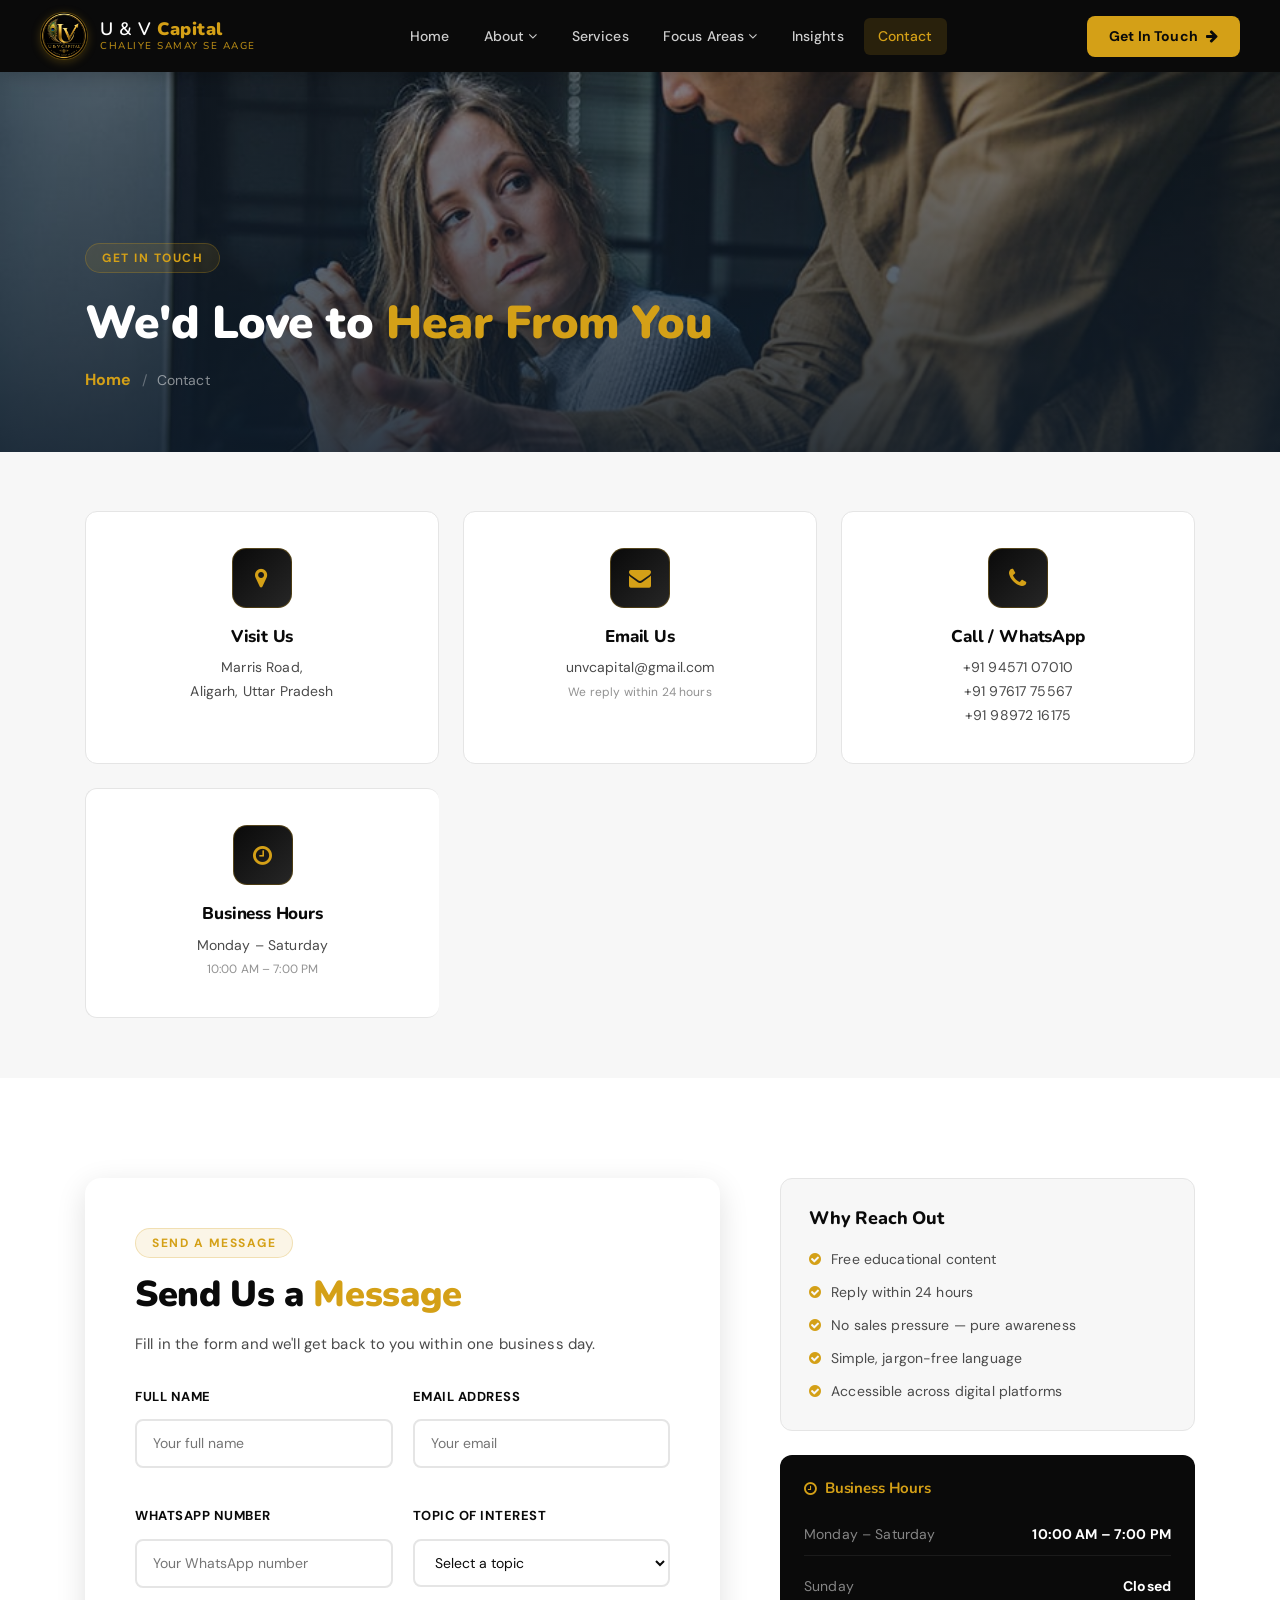
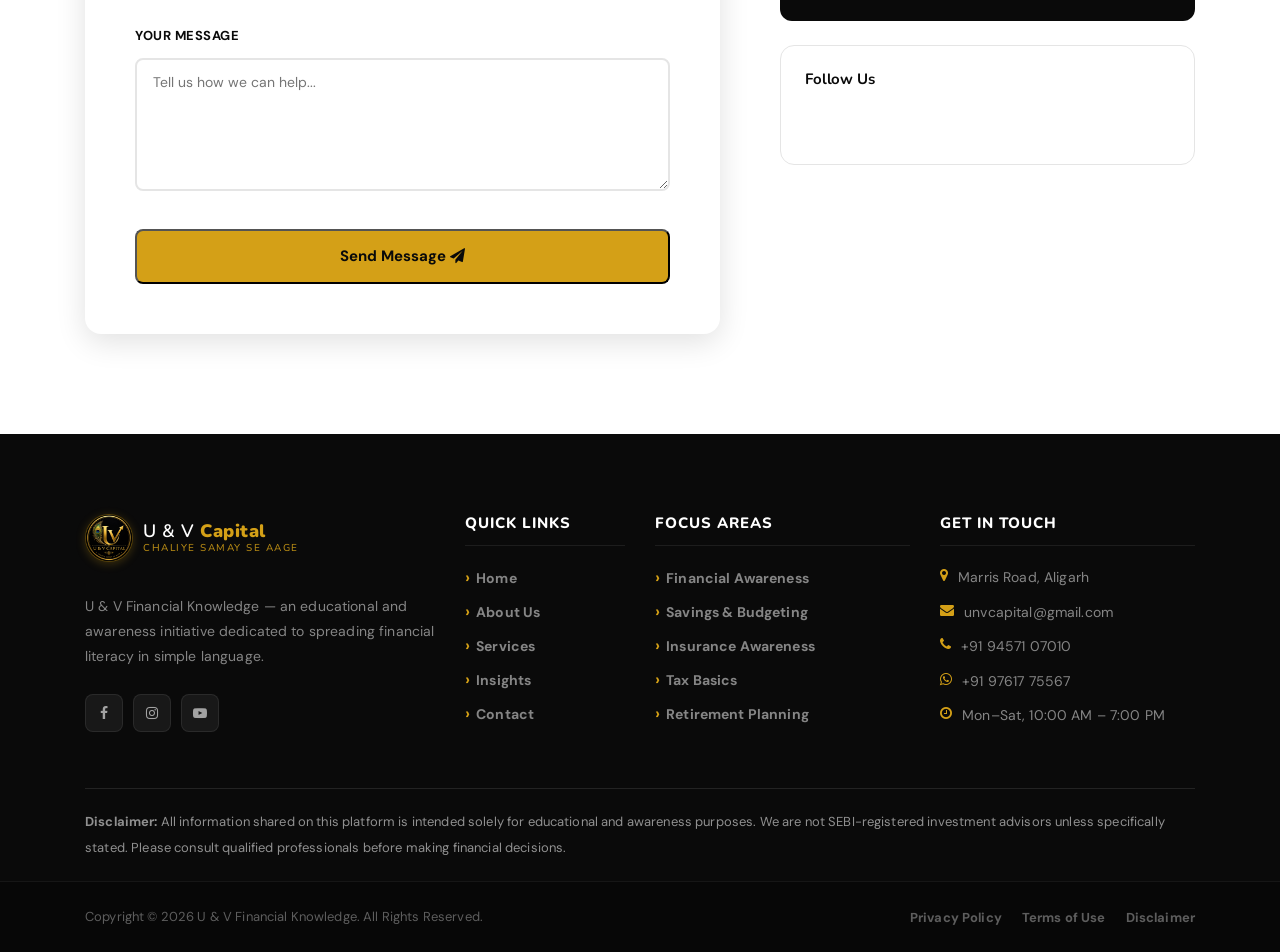
<file: contact.html>
<!DOCTYPE html>
<html lang="en">
<head>
    <meta charset="UTF-8">
    <meta name="description" content="Get in touch with U & V Financial Knowledge — for financial awareness queries and updates.">
    <meta http-equiv="X-UA-Compatible" content="IE=edge">
    <meta name="viewport" content="width=device-width, initial-scale=1, shrink-to-fit=no">
    <title>Contact Us - U &amp; V Financial Knowledge</title>
    <link rel="icon" href="vaultedge/img/core-img/favicon.ico">
    <link rel="stylesheet" href="vaultedge/style.css">
    <link rel="stylesheet" href="vaultedge/css/custom-override.css">
</head>
<body>
    <div class="preloader d-flex align-items-center justify-content-center">
        <div class="lds-ellipsis"><div></div><div></div><div></div><div></div></div>
    </div>

    <header class="ve-header" id="ve-sticky">
        <div class="container-fluid ve-nav-wrap">
            <div class="ve-logo">
                <a href="index.html">
                    <span class="ve-logo-icon"><img src="vaultedge/img/core-img/logo-uv.png" alt="U &amp; V Capital"></span>
                    <span class="ve-logo-text">U &amp; V <strong>Capital</strong><span class="ve-logo-tagline">Chaliye Samay Se Aage</span></span>
                </a>
            </div>
            <nav class="ve-nav">
                <ul>
                    <li><a href="index.html">Home</a></li>
                    <li class="has-drop">
                        <a href="about.html">About <i class="fa fa-angle-down"></i></a>
                        <ul class="ve-dropdown">
                            <li><a href="about.html">About Us</a></li>
                            <li><a href="services.html">Our Services</a></li>
                            <li><a href="elements.html">UI Elements</a></li>
                        </ul>
                    </li>
                    <li><a href="services.html">Services</a></li>
                    <li class="has-drop">
                        <a href="#">Focus Areas <i class="fa fa-angle-down"></i></a>
                        <ul class="ve-dropdown">
                            <li><a href="#">Savings &amp; Budgeting</a></li>
                            <li><a href="#">Insurance Awareness</a></li>
                            <li><a href="#">Tax Basics</a></li>
                            <li><a href="#">Investment Education</a></li>
                        </ul>
                    </li>
                    <li><a href="insights.html">Insights</a></li>
                    <li><a href="contact.html" class="active">Contact</a></li>
                </ul>
            </nav>
            <div class="ve-nav-cta">
                <a href="contact.html" class="ve-cta-btn">Get In Touch <i class="fa fa-arrow-right"></i></a>
            </div>
            <button class="ve-toggler" id="ve-toggle">
                <span></span><span></span><span></span>
            </button>
        </div>
        <div class="ve-mobile-menu" id="ve-mobile-menu">
            <ul>
                <li><a href="index.html">Home</a></li>
                <li><a href="about.html">About</a></li>
                <li><a href="services.html">Services</a></li>
                <li><a href="#">Focus Areas</a></li>
                <li><a href="insights.html">Insights</a></li>
                <li><a href="contact.html">Contact</a></li>
            </ul>
        </div>
    </header>

    <section class="ve-page-hero" style="background-image:url(vaultedge/img/bg-img/22.jpg);">
        <div class="ve-page-hero-overlay"></div>
        <div class="container ve-page-hero-content">
            <span class="ve-section-tag">Get In Touch</span>
            <h1>We'd Love to <span>Hear From You</span></h1>
            <nav aria-label="breadcrumb">
                <ol class="ve-breadcrumb">
                    <li><a href="index.html">Home</a></li>
                    <li class="active">Contact</li>
                </ol>
            </nav>
        </div>
    </section>

    <section class="ve-contact-cards-section">
        <div class="container">
            <div class="ve-contact-cards-grid">
                <div class="ve-contact-info-card wow fadeInUp" data-wow-delay="50ms"><div class="ve-ci-icon"><i class="fa fa-map-marker"></i></div><h5>Visit Us</h5><p>Marris Road,<br>Aligarh, Uttar Pradesh</p></div>
                <div class="ve-contact-info-card wow fadeInUp" data-wow-delay="150ms"><div class="ve-ci-icon"><i class="fa fa-envelope"></i></div><h5>Email Us</h5><p>unvcapital@gmail.com<br><small>We reply within 24 hours</small></p></div>
                <div class="ve-contact-info-card wow fadeInUp" data-wow-delay="250ms"><div class="ve-ci-icon"><i class="fa fa-phone"></i></div><h5>Call / WhatsApp</h5><p>+91 94571 07010<br>+91 97617 75567<br>+91 98972 16175</p></div>
                <div class="ve-contact-info-card wow fadeInUp" data-wow-delay="400ms"><div class="ve-ci-icon"><i class="fa fa-clock-o"></i></div><h5>Business Hours</h5><p>Monday &ndash; Saturday<br><small>10:00 AM &ndash; 7:00 PM</small></p></div>
            </div>
        </div>
    </section>

    <section class="ve-section ve-contact-section">
        <div class="container">
            <div class="row">
                <div class="col-12 col-lg-7 wow fadeInLeft" data-wow-delay="100ms">
                    <div class="ve-contact-form-wrap">
                        <span class="ve-section-tag">Send a Message</span>
                        <h2>Send Us a <span>Message</span></h2>
                        <p>Fill in the form and we'll get back to you within one business day.</p>
                        <form class="ve-contact-form" action="#" method="post">
                            <div class="ve-form-row">
                                <div class="ve-form-group"><label>Full Name</label><input type="text" placeholder="Your full name" required></div>
                                <div class="ve-form-group"><label>Email Address</label><input type="email" placeholder="Your email" required></div>
                            </div>
                            <div class="ve-form-row">
                                <div class="ve-form-group"><label>WhatsApp Number</label><input type="tel" placeholder="Your WhatsApp number"></div>
                                <div class="ve-form-group"><label>Topic of Interest</label>
                                    <select>
                                        <option>Select a topic</option>
                                        <option>Financial Awareness</option>
                                        <option>Savings &amp; Budgeting</option>
                                        <option>Insurance Awareness</option>
                                        <option>Tax Basics</option>
                                        <option>Investment Education</option>
                                        <option>Retirement Planning</option>
                                        <option>Digital Financial Awareness</option>
                                    </select>
                                </div>
                            </div>
                            <div class="ve-form-group"><label>Your Message</label><textarea rows="5" placeholder="Tell us how we can help..."></textarea></div>
                            <button type="submit" class="ve-btn-primary">Send Message <i class="fa fa-paper-plane"></i></button>
                        </form>
                    </div>
                </div>
                <div class="col-12 col-lg-5 wow fadeInRight" data-wow-delay="200ms">
                    <div class="ve-contact-aside">
                        <div class="ve-ca-box">
                            <h4>Why Reach Out</h4>
                            <ul class="ve-ca-list">
                                <li><i class="fa fa-check-circle"></i> Free educational content</li>
                                <li><i class="fa fa-check-circle"></i> Reply within 24 hours</li>
                                <li><i class="fa fa-check-circle"></i> No sales pressure &mdash; pure awareness</li>
                                <li><i class="fa fa-check-circle"></i> Simple, jargon-free language</li>
                                <li><i class="fa fa-check-circle"></i> Accessible across digital platforms</li>
                            </ul>
                        </div>
                        <div class="ve-ca-hours">
                            <h5><i class="fa fa-clock-o"></i> Business Hours</h5>
                            <ul>
                                <li><span>Monday &ndash; Saturday</span><strong>10:00 AM &ndash; 7:00 PM</strong></li>
                                <li><span>Sunday</span><strong>Closed</strong></li>
                            </ul>
                        </div>
                        <div class="ve-ca-social">
                            <h5>Follow Us</h5>
                            <div class="ve-social">
                                <a href="#"><i class="fa fa-facebook"></i></a>
                                <a href="#"><i class="fa fa-instagram"></i></a>
                                <a href="#"><i class="fa fa-youtube-play"></i></a>
                                <a href="#"><i class="fa fa-whatsapp"></i></a>
                            </div>
                        </div>
                    </div>
                </div>
            </div>
        </div>
    </section>

    <footer class="ve-footer">
        <div class="container">
            <div class="row">
                <div class="col-12 col-sm-6 col-lg-4 mb-50">
                    <div class="ve-footer-brand">
                        <a href="index.html" class="ve-footer-logo">
                            <span class="ve-logo-icon"><img src="vaultedge/img/core-img/logo-uv.png" alt="U &amp; V Capital"></span>
                            <span class="ve-logo-text">U &amp; V <strong>Capital</strong><span class="ve-logo-tagline">Chaliye Samay Se Aage</span></span>
                        </a>
                        <p>U &amp; V Financial Knowledge &mdash; an educational and awareness initiative dedicated to spreading financial literacy in simple language.</p>
                        <div class="ve-social">
                            <a href="#"><i class="fa fa-facebook"></i></a>
                            <a href="#"><i class="fa fa-instagram"></i></a>
                            <a href="#"><i class="fa fa-youtube-play"></i></a>
                        </div>
                    </div>
                </div>
                <div class="col-12 col-sm-6 col-lg-2 mb-50">
                    <h5 class="ve-footer-title">Quick Links</h5>
                    <ul class="ve-footer-links">
                        <li><a href="index.html">Home</a></li>
                        <li><a href="about.html">About Us</a></li>
                        <li><a href="services.html">Services</a></li>
                        <li><a href="insights.html">Insights</a></li>
                        <li><a href="contact.html">Contact</a></li>
                    </ul>
                </div>
                <div class="col-12 col-sm-6 col-lg-3 mb-50">
                    <h5 class="ve-footer-title">Focus Areas</h5>
                    <ul class="ve-footer-links">
                        <li><a href="#">Financial Awareness</a></li>
                        <li><a href="#">Savings &amp; Budgeting</a></li>
                        <li><a href="#">Insurance Awareness</a></li>
                        <li><a href="#">Tax Basics</a></li>
                        <li><a href="#">Retirement Planning</a></li>
                    </ul>
                </div>
                <div class="col-12 col-sm-6 col-lg-3 mb-50">
                    <h5 class="ve-footer-title">Get In Touch</h5>
                    <ul class="ve-footer-contact">
                        <li><i class="fa fa-map-marker"></i> Marris Road, Aligarh</li>
                        <li><i class="fa fa-envelope"></i> unvcapital@gmail.com</li>
                        <li><i class="fa fa-phone"></i> +91 94571 07010</li>
                        <li><i class="fa fa-whatsapp"></i> +91 97617 75567</li>
                        <li><i class="fa fa-clock-o"></i> Mon&ndash;Sat, 10:00 AM &ndash; 7:00 PM</li>
                    </ul>
                </div>
            </div>
            <div class="row">
                <div class="col-12">
                    <p style="font-size:13px;color:rgba(255,255,255,0.55);border-top:1px solid rgba(255,255,255,0.1);padding-top:20px;margin-bottom:0;">
                        <strong>Disclaimer:</strong> All information shared on this platform is intended solely for educational and awareness purposes. We are not SEBI-registered investment advisors unless specifically stated. Please consult qualified professionals before making financial decisions.
                    </p>
                </div>
            </div>
        </div>
        <div class="ve-footer-bottom">
            <div class="container">
                <div class="ve-footer-bottom-inner">
                    <p>Copyright &copy; 2026 U &amp; V Financial Knowledge. All Rights Reserved.</p>
                    <ul>
                        <li><a href="#">Privacy Policy</a></li>
                        <li><a href="#">Terms of Use</a></li>
                        <li><a href="#">Disclaimer</a></li>
                    </ul>
                </div>
            </div>
        </div>
    </footer>

    <script src="vaultedge/js/jquery/jquery-2.2.4.min.js"></script>
    <script src="vaultedge/js/bootstrap/popper.min.js"></script>
    <script src="vaultedge/js/bootstrap/bootstrap.min.js"></script>
    <script src="vaultedge/js/plugins/plugins.js"></script>
    <script src="vaultedge/js/active.js"></script>
    <script src="vaultedge/js/vaultedge.js"></script>
</body>
</html>
</file>
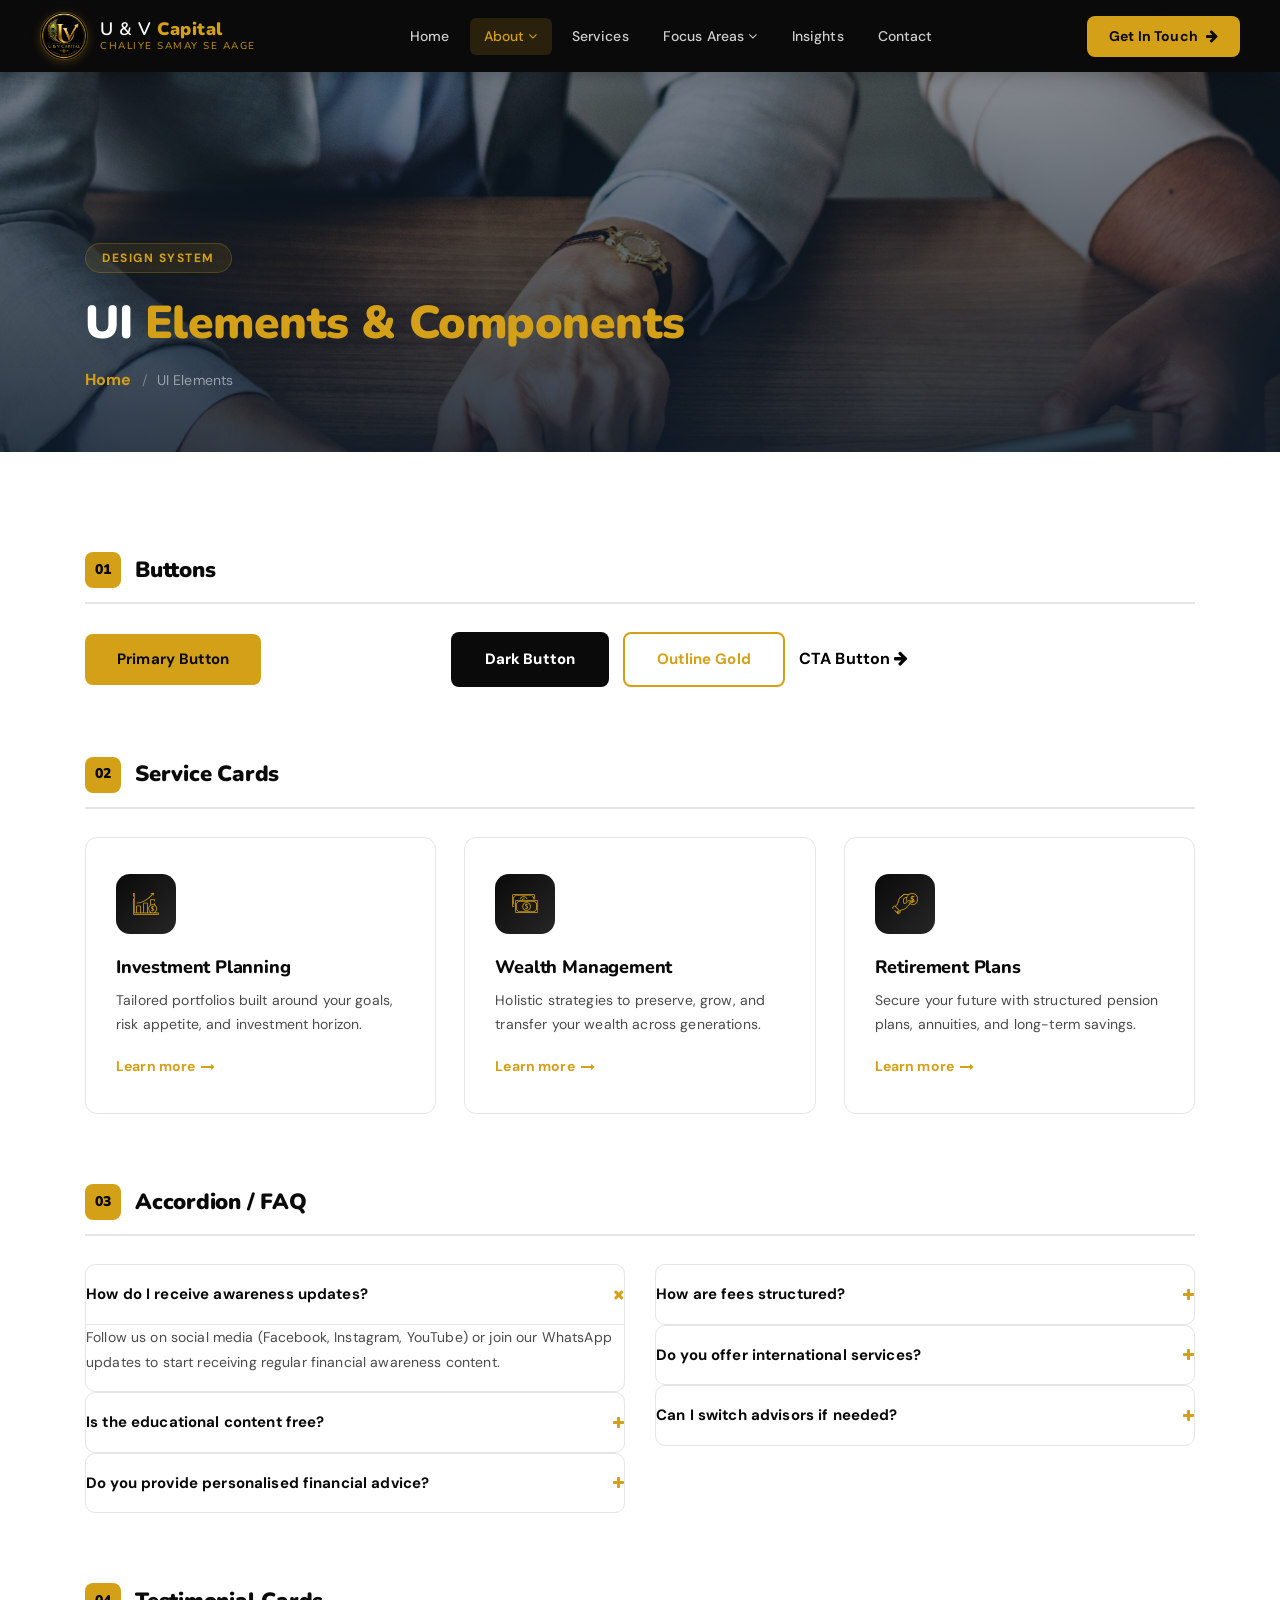
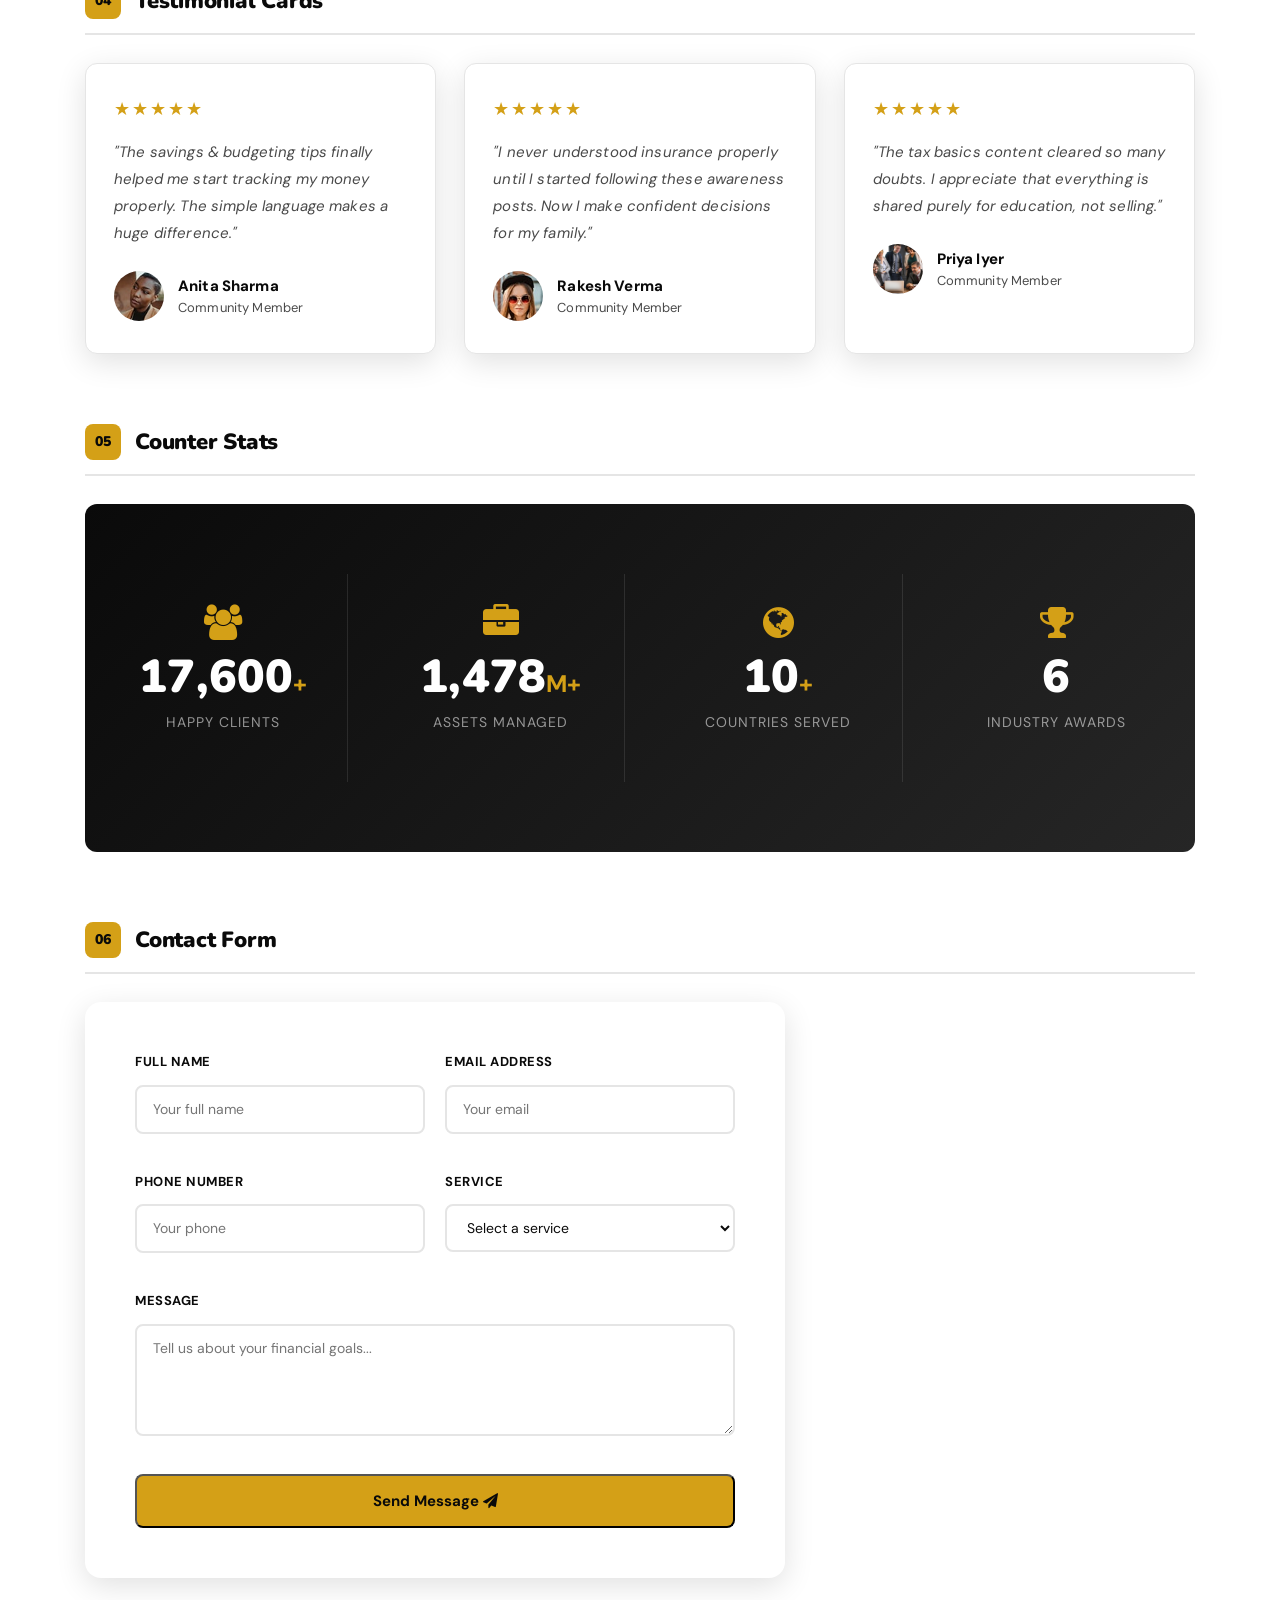
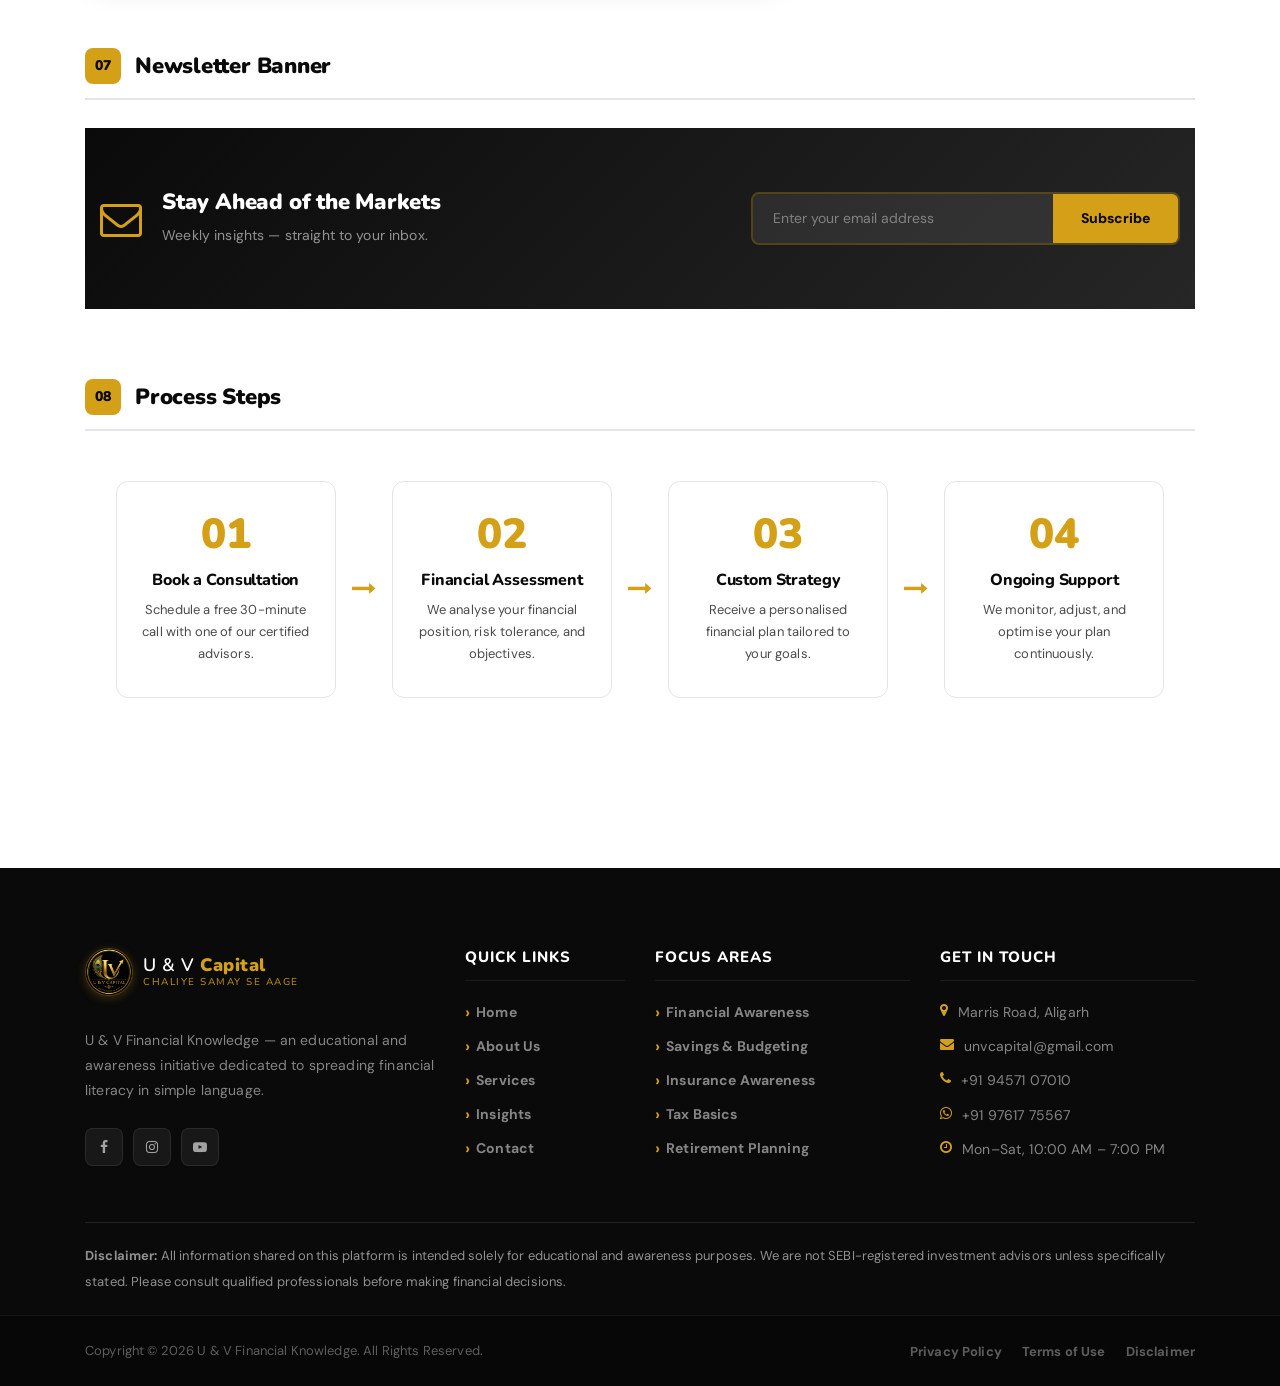
<file: elements.html>
<!DOCTYPE html>
<html lang="en">
<head>
    <meta charset="UTF-8">
    <meta name="description" content="U & V Financial Knowledge UI Elements — buttons, forms, accordions, tabs, cards and more.">
    <meta http-equiv="X-UA-Compatible" content="IE=edge">
    <meta name="viewport" content="width=device-width, initial-scale=1, shrink-to-fit=no">
    <title>UI Elements - U &amp; V Financial Knowledge</title>
    <link rel="icon" href="vaultedge/img/core-img/favicon.ico">
    <link rel="stylesheet" href="vaultedge/style.css">
    <link rel="stylesheet" href="vaultedge/css/custom-override.css">
</head>
<body>
    <div class="preloader d-flex align-items-center justify-content-center">
        <div class="lds-ellipsis"><div></div><div></div><div></div><div></div></div>
    </div>

    <header class="ve-header" id="ve-sticky">
        <div class="container-fluid ve-nav-wrap">
            <div class="ve-logo">
                <a href="index.html">
                    <span class="ve-logo-icon"><img src="vaultedge/img/core-img/logo-uv.png" alt="U &amp; V Capital"></span>
                    <span class="ve-logo-text">U &amp; V <strong>Capital</strong><span class="ve-logo-tagline">Chaliye Samay Se Aage</span></span>
                </a>
            </div>
            <nav class="ve-nav">
                <ul>
                    <li><a href="index.html">Home</a></li>
                    <li class="has-drop">
                        <a href="about.html" class="active">About <i class="fa fa-angle-down"></i></a>
                        <ul class="ve-dropdown">
                            <li><a href="about.html">About Us</a></li>
                            <li><a href="services.html">Our Services</a></li>
                            <li><a href="elements.html">UI Elements</a></li>
                        </ul>
                    </li>
                    <li><a href="services.html">Services</a></li>
                    <li class="has-drop">
                        <a href="#">Focus Areas <i class="fa fa-angle-down"></i></a>
                        <ul class="ve-dropdown">
                            <li><a href="#">Savings &amp; Budgeting</a></li>
                            <li><a href="#">Insurance Awareness</a></li>
                            <li><a href="#">Tax Basics</a></li>
                            <li><a href="#">Investment Education</a></li>
                        </ul>
                    </li>
                    <li><a href="insights.html">Insights</a></li>
                    <li><a href="contact.html">Contact</a></li>
                </ul>
            </nav>
            <div class="ve-nav-cta">
                <a href="contact.html" class="ve-cta-btn">Get In Touch <i class="fa fa-arrow-right"></i></a>
            </div>
            <button class="ve-toggler" id="ve-toggle">
                <span></span><span></span><span></span>
            </button>
        </div>
        <div class="ve-mobile-menu" id="ve-mobile-menu">
            <ul>
                <li><a href="index.html">Home</a></li>
                <li><a href="about.html">About</a></li>
                <li><a href="services.html">Services</a></li>
                <li><a href="#">Focus Areas</a></li>
                <li><a href="insights.html">Insights</a></li>
                <li><a href="contact.html">Contact</a></li>
            </ul>
        </div>
    </header>

    <section class="ve-page-hero" style="background-image:url(vaultedge/img/bg-img/13.jpg);">
        <div class="ve-page-hero-overlay"></div>
        <div class="container ve-page-hero-content">
            <span class="ve-section-tag">Design System</span><h1>UI <span>Elements &amp; Components</span></h1>
            <nav aria-label="breadcrumb">
                <ol class="ve-breadcrumb">
                    <li><a href="index.html">Home</a></li>
                    <li class="active">UI Elements</li>
                </ol>
            </nav>
        </div>
    </section>

    <section class="ve-section ve-elements-section">
        <div class="container">
            <div class="ve-el-block">
                <h3 class="ve-el-title"><span>01</span> Buttons</h3>
                <div class="ve-el-demo">
                    <a href="#" class="ve-btn-primary">Primary Button</a>
                    <a href="#" class="ve-btn-ghost">Ghost Button</a>
                    <a href="#" class="ve-btn-white" style="background:var(--ve-dark);color:#fff;">Dark Button</a>
                    <a href="#" class="ve-btn-primary" style="background:transparent;border:2px solid var(--ve-gold);color:var(--ve-gold);">Outline Gold</a>
                    <a href="#" class="ve-cta-btn">CTA Button <i class="fa fa-arrow-right"></i></a>
                </div>
            </div>

            <div class="ve-el-block">
                <h3 class="ve-el-title"><span>02</span> Service Cards</h3>
                <div class="ve-services-grid">
                    <div class="ve-service-card"><div class="ve-service-icon"><i class="icon-profits"></i></div><h4>Investment Planning</h4><p>Tailored portfolios built around your goals, risk appetite, and investment horizon.</p><a href="#" class="ve-card-link">Learn more <i class="fa fa-long-arrow-right"></i></a></div>
                    <div class="ve-service-card"><div class="ve-service-icon"><i class="icon-money-1"></i></div><h4>Wealth Management</h4><p>Holistic strategies to preserve, grow, and transfer your wealth across generations.</p><a href="#" class="ve-card-link">Learn more <i class="fa fa-long-arrow-right"></i></a></div>
                    <div class="ve-service-card"><div class="ve-service-icon"><i class="icon-coin"></i></div><h4>Retirement Plans</h4><p>Secure your future with structured pension plans, annuities, and long-term savings.</p><a href="#" class="ve-card-link">Learn more <i class="fa fa-long-arrow-right"></i></a></div>
                </div>
            </div>

            <div class="ve-el-block">
                <h3 class="ve-el-title"><span>03</span> Accordion / FAQ</h3>
                <div class="row">
                    <div class="col-12 col-lg-6">
                        <div class="ve-faq-list">
                            <div class="ve-faq-item open"><div class="ve-faq-q"><span>How do I receive awareness updates?</span><i class="fa fa-plus"></i></div><div class="ve-faq-a">Follow us on social media (Facebook, Instagram, YouTube) or join our WhatsApp updates to start receiving regular financial awareness content.</div></div>
                            <div class="ve-faq-item"><div class="ve-faq-q"><span>Is the educational content free?</span><i class="fa fa-plus"></i></div><div class="ve-faq-a">Yes &mdash; our awareness content is shared with the goal of promoting financial literacy and accessible knowledge for everyone.</div></div>
                            <div class="ve-faq-item"><div class="ve-faq-q"><span>Do you provide personalised financial advice?</span><i class="fa fa-plus"></i></div><div class="ve-faq-a">No. All content is for general educational and awareness purposes only. Please consult qualified, SEBI-registered professionals before making financial decisions.</div></div>
                        </div>
                    </div>
                    <div class="col-12 col-lg-6">
                        <div class="ve-faq-list">
                            <div class="ve-faq-item"><div class="ve-faq-q"><span>How are fees structured?</span><i class="fa fa-plus"></i></div><div class="ve-faq-a">We operate on a transparent fee-only model &mdash; no commissions, no conflicts of interest.</div></div>
                            <div class="ve-faq-item"><div class="ve-faq-q"><span>Do you offer international services?</span><i class="fa fa-plus"></i></div><div class="ve-faq-a">Yes, we serve clients in 30+ countries. Our digital-first approach means we can work with anyone, anywhere.</div></div>
                            <div class="ve-faq-item"><div class="ve-faq-q"><span>Can I switch advisors if needed?</span><i class="fa fa-plus"></i></div><div class="ve-faq-a">Absolutely. Client satisfaction is our priority. If you'd prefer to work with a different advisor on our team, we make that transition seamless.</div></div>
                        </div>
                    </div>
                </div>
            </div>

            <div class="ve-el-block">
                <h3 class="ve-el-title"><span>04</span> Testimonial Cards</h3>
                <div class="ve-testi-grid">
                    <div class="ve-testi-card"><div class="ve-testi-stars">&#9733;&#9733;&#9733;&#9733;&#9733;</div><p>"The savings &amp; budgeting tips finally helped me start tracking my money properly. The simple language makes a huge difference."</p><div class="ve-testi-author"><div class="ve-testi-avatar bg-img" style="background-image:url(vaultedge/img/bg-img/32.jpg);"></div><div><strong>Anita Sharma</strong><span>Community Member</span></div></div></div>
                    <div class="ve-testi-card"><div class="ve-testi-stars">&#9733;&#9733;&#9733;&#9733;&#9733;</div><p>"I never understood insurance properly until I started following these awareness posts. Now I make confident decisions for my family."</p><div class="ve-testi-author"><div class="ve-testi-avatar bg-img" style="background-image:url(vaultedge/img/bg-img/33.jpg);"></div><div><strong>Rakesh Verma</strong><span>Community Member</span></div></div></div>
                    <div class="ve-testi-card"><div class="ve-testi-stars">&#9733;&#9733;&#9733;&#9733;&#9733;</div><p>"The tax basics content cleared so many doubts. I appreciate that everything is shared purely for education, not selling."</p><div class="ve-testi-author"><div class="ve-testi-avatar bg-img" style="background-image:url(vaultedge/img/bg-img/14.jpg);"></div><div><strong>Priya Iyer</strong><span>Community Member</span></div></div></div>
                </div>
            </div>

            <div class="ve-el-block">
                <h3 class="ve-el-title"><span>05</span> Counter Stats</h3>
                <section class="ve-counter-section" style="border-radius:var(--ve-radius);overflow:hidden;">
                    <div class="container">
                        <div class="ve-counter-grid">
                            <div class="ve-counter-item"><i class="fa fa-users"></i><strong class="counter" data-count="50000">0</strong><span>+</span><p>Happy Clients</p></div>
                            <div class="ve-counter-item"><i class="fa fa-briefcase"></i><strong class="counter" data-count="4200">0</strong><span>M+</span><p>Assets Managed</p></div>
                            <div class="ve-counter-item"><i class="fa fa-globe"></i><strong class="counter" data-count="30">0</strong><span>+</span><p>Countries Served</p></div>
                            <div class="ve-counter-item"><i class="fa fa-trophy"></i><strong class="counter" data-count="18">0</strong><span></span><p>Industry Awards</p></div>
                        </div>
                    </div>
                </section>
            </div>

            <div class="ve-el-block">
                <h3 class="ve-el-title"><span>06</span> Contact Form</h3>
                <div class="ve-contact-form-wrap" style="max-width:700px;">
                    <form class="ve-contact-form" action="#" method="post">
                        <div class="ve-form-row">
                            <div class="ve-form-group"><label>Full Name</label><input type="text" placeholder="Your full name"></div>
                            <div class="ve-form-group"><label>Email Address</label><input type="email" placeholder="Your email"></div>
                        </div>
                        <div class="ve-form-row">
                            <div class="ve-form-group"><label>Phone Number</label><input type="tel" placeholder="Your phone"></div>
                            <div class="ve-form-group"><label>Service</label><select><option>Select a service</option><option>Investment Planning</option><option>Wealth Management</option><option>Retirement Planning</option></select></div>
                        </div>
                        <div class="ve-form-group"><label>Message</label><textarea rows="4" placeholder="Tell us about your financial goals..."></textarea></div>
                        <button type="submit" class="ve-btn-primary">Send Message <i class="fa fa-paper-plane"></i></button>
                    </form>
                </div>
            </div>

            <div class="ve-el-block">
                <h3 class="ve-el-title"><span>07</span> Newsletter Banner</h3>
                <section class="ve-newsletter-section">
                    <div class="container">
                        <div class="ve-newsletter-wrap">
                            <div class="ve-nl-left"><i class="fa fa-envelope-o"></i><div><h3>Stay Ahead of the Markets</h3><p>Weekly insights &mdash; straight to your inbox.</p></div></div>
                            <div class="ve-nl-right"><form class="ve-nl-form" action="#" method="post"><input type="email" placeholder="Enter your email address" required><button type="submit">Subscribe</button></form></div>
                        </div>
                    </div>
                </section>
            </div>

            <div class="ve-el-block">
                <h3 class="ve-el-title"><span>08</span> Process Steps</h3>
                <div class="ve-process-grid">
                    <div class="ve-process-step"><div class="ve-process-num">01</div><h5>Book a Consultation</h5><p>Schedule a free 30-minute call with one of our certified advisors.</p></div>
                    <div class="ve-process-arrow"><i class="fa fa-long-arrow-right"></i></div>
                    <div class="ve-process-step"><div class="ve-process-num">02</div><h5>Financial Assessment</h5><p>We analyse your financial position, risk tolerance, and objectives.</p></div>
                    <div class="ve-process-arrow"><i class="fa fa-long-arrow-right"></i></div>
                    <div class="ve-process-step"><div class="ve-process-num">03</div><h5>Custom Strategy</h5><p>Receive a personalised financial plan tailored to your goals.</p></div>
                    <div class="ve-process-arrow"><i class="fa fa-long-arrow-right"></i></div>
                    <div class="ve-process-step"><div class="ve-process-num">04</div><h5>Ongoing Support</h5><p>We monitor, adjust, and optimise your plan continuously.</p></div>
                </div>
            </div>
        </div>
    </section>

    <footer class="ve-footer">
        <div class="container">
            <div class="row">
                <div class="col-12 col-sm-6 col-lg-4 mb-50">
                    <div class="ve-footer-brand">
                        <a href="index.html" class="ve-footer-logo">
                            <span class="ve-logo-icon"><img src="vaultedge/img/core-img/logo-uv.png" alt="U &amp; V Capital"></span>
                            <span class="ve-logo-text">U &amp; V <strong>Capital</strong><span class="ve-logo-tagline">Chaliye Samay Se Aage</span></span>
                        </a>
                        <p>U &amp; V Financial Knowledge &mdash; an educational and awareness initiative dedicated to spreading financial literacy in simple language.</p>
                        <div class="ve-social">
                            <a href="#"><i class="fa fa-facebook"></i></a>
                            <a href="#"><i class="fa fa-instagram"></i></a>
                            <a href="#"><i class="fa fa-youtube-play"></i></a>
                        </div>
                    </div>
                </div>
                <div class="col-12 col-sm-6 col-lg-2 mb-50">
                    <h5 class="ve-footer-title">Quick Links</h5>
                    <ul class="ve-footer-links">
                        <li><a href="index.html">Home</a></li>
                        <li><a href="about.html">About Us</a></li>
                        <li><a href="services.html">Services</a></li>
                        <li><a href="insights.html">Insights</a></li>
                        <li><a href="contact.html">Contact</a></li>
                    </ul>
                </div>
                <div class="col-12 col-sm-6 col-lg-3 mb-50">
                    <h5 class="ve-footer-title">Focus Areas</h5>
                    <ul class="ve-footer-links">
                        <li><a href="#">Financial Awareness</a></li>
                        <li><a href="#">Savings &amp; Budgeting</a></li>
                        <li><a href="#">Insurance Awareness</a></li>
                        <li><a href="#">Tax Basics</a></li>
                        <li><a href="#">Retirement Planning</a></li>
                    </ul>
                </div>
                <div class="col-12 col-sm-6 col-lg-3 mb-50">
                    <h5 class="ve-footer-title">Get In Touch</h5>
                    <ul class="ve-footer-contact">
                        <li><i class="fa fa-map-marker"></i> Marris Road, Aligarh</li>
                        <li><i class="fa fa-envelope"></i> unvcapital@gmail.com</li>
                        <li><i class="fa fa-phone"></i> +91 94571 07010</li>
                        <li><i class="fa fa-whatsapp"></i> +91 97617 75567</li>
                        <li><i class="fa fa-clock-o"></i> Mon&ndash;Sat, 10:00 AM &ndash; 7:00 PM</li>
                    </ul>
                </div>
            </div>
            <div class="row">
                <div class="col-12">
                    <p style="font-size:13px;color:rgba(255,255,255,0.55);border-top:1px solid rgba(255,255,255,0.1);padding-top:20px;margin-bottom:0;">
                        <strong>Disclaimer:</strong> All information shared on this platform is intended solely for educational and awareness purposes. We are not SEBI-registered investment advisors unless specifically stated. Please consult qualified professionals before making financial decisions.
                    </p>
                </div>
            </div>
        </div>
        <div class="ve-footer-bottom">
            <div class="container">
                <div class="ve-footer-bottom-inner">
                    <p>Copyright &copy; 2026 U &amp; V Financial Knowledge. All Rights Reserved.</p>
                    <ul>
                        <li><a href="#">Privacy Policy</a></li>
                        <li><a href="#">Terms of Use</a></li>
                        <li><a href="#">Disclaimer</a></li>
                    </ul>
                </div>
            </div>
        </div>
    </footer>

    <script src="vaultedge/js/jquery/jquery-2.2.4.min.js"></script>
    <script src="vaultedge/js/bootstrap/popper.min.js"></script>
    <script src="vaultedge/js/bootstrap/bootstrap.min.js"></script>
    <script src="vaultedge/js/plugins/plugins.js"></script>
    <script src="vaultedge/js/active.js"></script>
    <script src="vaultedge/js/vaultedge.js"></script>
</body>
</html>
</file>
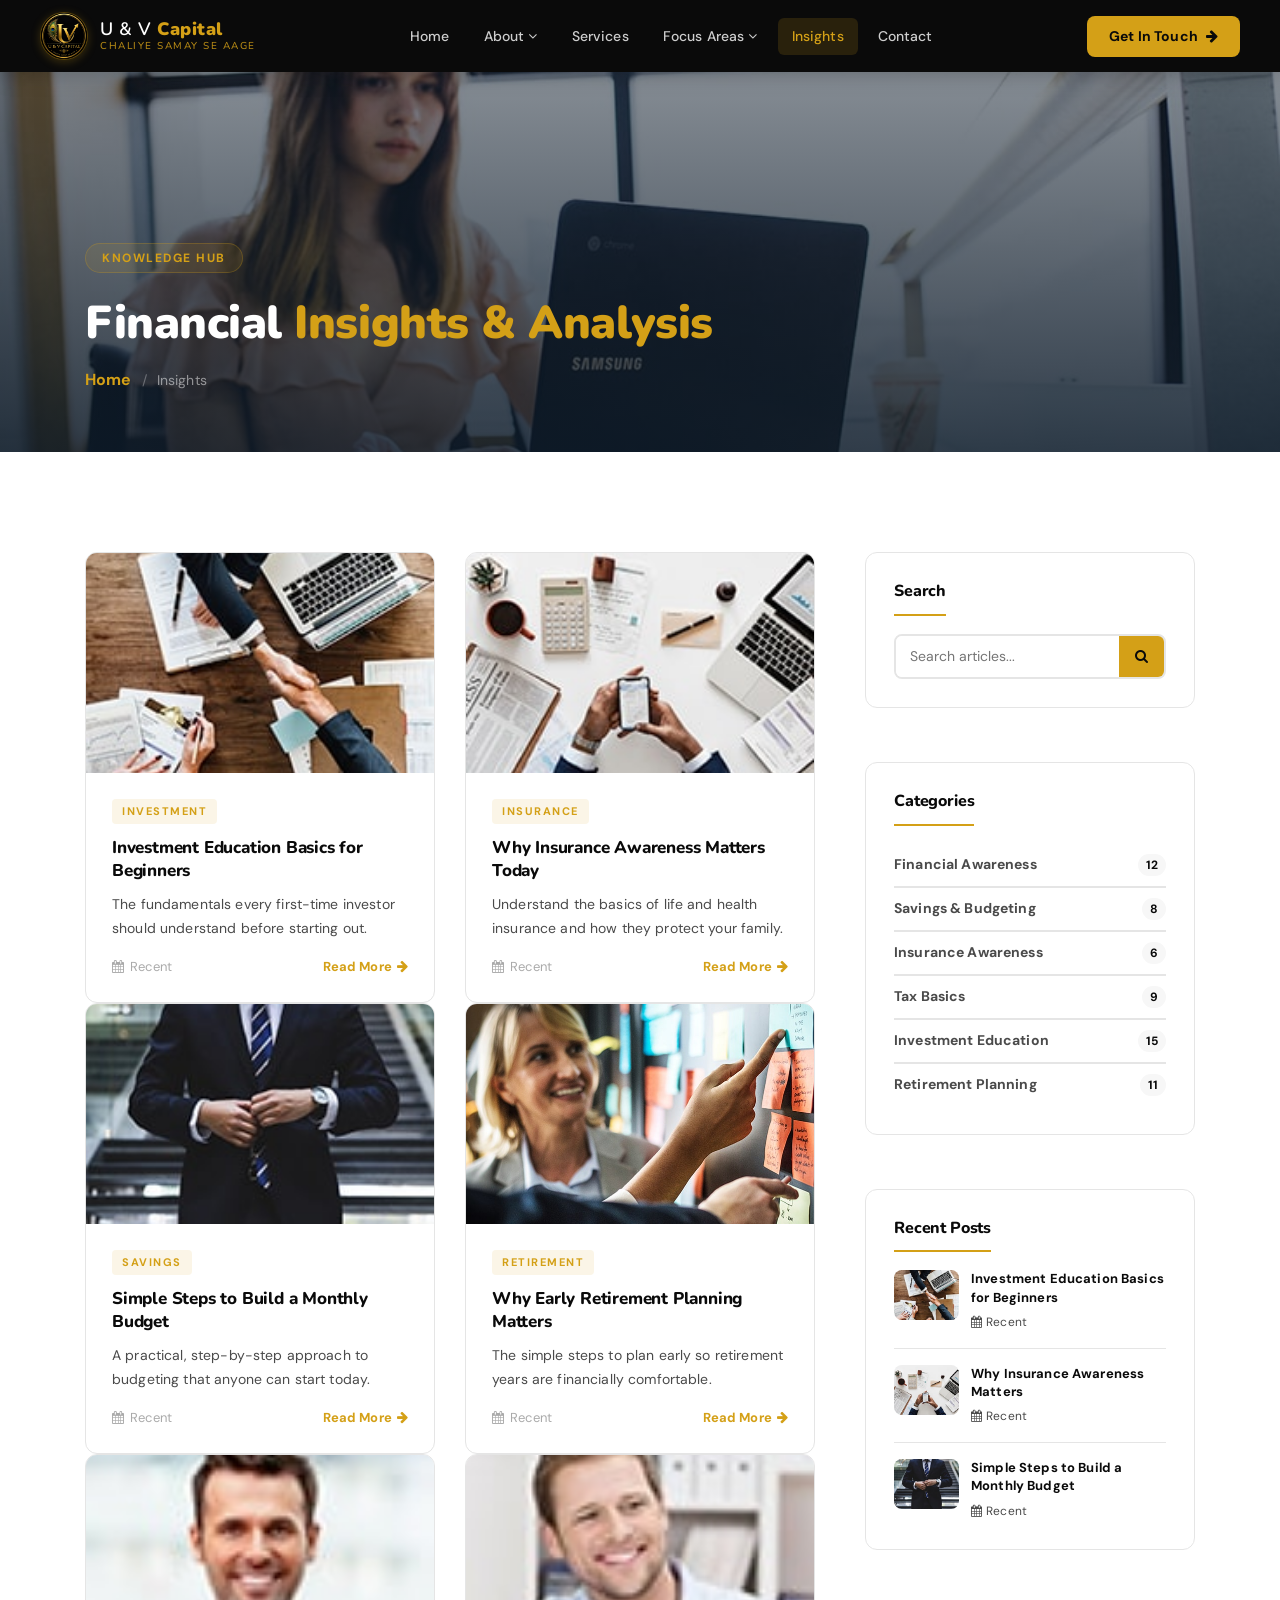
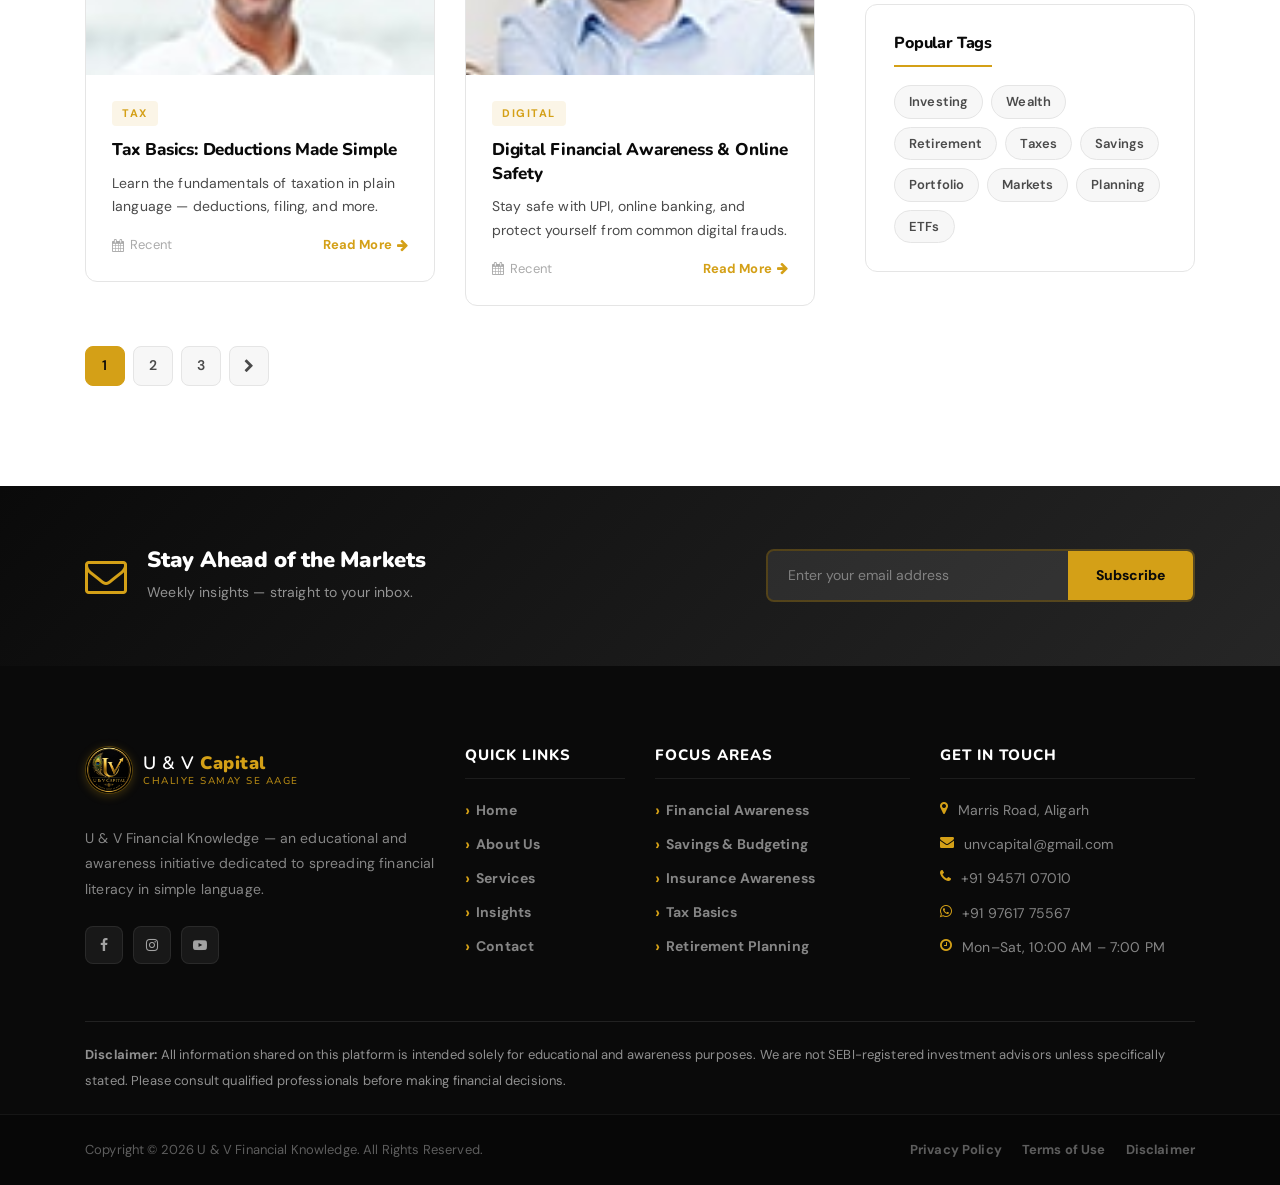
<file: insights.html>
<!DOCTYPE html>
<html lang="en">
<head>
    <meta charset="UTF-8">
    <meta name="description" content="U & V Financial Knowledge — financial awareness articles, tips, and educational content in simple language.">
    <meta http-equiv="X-UA-Compatible" content="IE=edge">
    <meta name="viewport" content="width=device-width, initial-scale=1, shrink-to-fit=no">
    <title>Financial Insights - U &amp; V Financial Knowledge</title>
    <link rel="icon" href="vaultedge/img/core-img/favicon.ico">
    <link rel="stylesheet" href="vaultedge/style.css">
    <link rel="stylesheet" href="vaultedge/css/custom-override.css">
</head>
<body>
    <div class="preloader d-flex align-items-center justify-content-center">
        <div class="lds-ellipsis"><div></div><div></div><div></div><div></div></div>
    </div>

    <header class="ve-header" id="ve-sticky">
        <div class="container-fluid ve-nav-wrap">
            <div class="ve-logo">
                <a href="index.html">
                    <span class="ve-logo-icon"><img src="vaultedge/img/core-img/logo-uv.png" alt="U &amp; V Capital"></span>
                    <span class="ve-logo-text">U &amp; V <strong>Capital</strong><span class="ve-logo-tagline">Chaliye Samay Se Aage</span></span>
                </a>
            </div>
            <nav class="ve-nav">
                <ul>
                    <li><a href="index.html">Home</a></li>
                    <li class="has-drop">
                        <a href="about.html">About <i class="fa fa-angle-down"></i></a>
                        <ul class="ve-dropdown">
                            <li><a href="about.html">About Us</a></li>
                            <li><a href="services.html">Our Services</a></li>
                            <li><a href="elements.html">UI Elements</a></li>
                        </ul>
                    </li>
                    <li><a href="services.html">Services</a></li>
                    <li class="has-drop">
                        <a href="#">Focus Areas <i class="fa fa-angle-down"></i></a>
                        <ul class="ve-dropdown">
                            <li><a href="#">Savings &amp; Budgeting</a></li>
                            <li><a href="#">Insurance Awareness</a></li>
                            <li><a href="#">Tax Basics</a></li>
                            <li><a href="#">Investment Education</a></li>
                        </ul>
                    </li>
                    <li><a href="insights.html" class="active">Insights</a></li>
                    <li><a href="contact.html">Contact</a></li>
                </ul>
            </nav>
            <div class="ve-nav-cta">
                <a href="contact.html" class="ve-cta-btn">Get In Touch <i class="fa fa-arrow-right"></i></a>
            </div>
            <button class="ve-toggler" id="ve-toggle">
                <span></span><span></span><span></span>
            </button>
        </div>
        <div class="ve-mobile-menu" id="ve-mobile-menu">
            <ul>
                <li><a href="index.html">Home</a></li>
                <li><a href="about.html">About</a></li>
                <li><a href="services.html">Services</a></li>
                <li><a href="#">Focus Areas</a></li>
                <li><a href="insights.html">Insights</a></li>
                <li><a href="contact.html">Contact</a></li>
            </ul>
        </div>
    </header>

    <section class="ve-page-hero" style="background-image:url(vaultedge/img/bg-img/24.jpg);">
        <div class="ve-page-hero-overlay"></div>
        <div class="container ve-page-hero-content">
            <span class="ve-section-tag">Knowledge Hub</span><h1>Financial <span>Insights &amp; Analysis</span></h1>
            <nav aria-label="breadcrumb">
                <ol class="ve-breadcrumb">
                    <li><a href="index.html">Home</a></li>
                    <li class="active">Insights</li>
                </ol>
            </nav>
        </div>
    </section>

    <section class="ve-section">
        <div class="container">
            <div class="row">
                <div class="col-12 col-lg-8">
                    <div class="row">
                        <div class="col-12 col-md-6 wow fadeInUp" data-wow-delay="100ms"><div class="ve-insight-card"><div class="ve-insight-img bg-img" style="background-image:url(vaultedge/img/bg-img/10.jpg);"></div><div class="ve-insight-body"><span class="ve-insight-cat">Investment</span><h5><a href="post.html">Investment Education Basics for Beginners</a></h5><p>The fundamentals every first-time investor should understand before starting out.</p><div class="ve-insight-meta"><span><i class="fa fa-calendar"></i> Recent</span><a href="post.html">Read More <i class="fa fa-arrow-right"></i></a></div></div></div></div>
                        <div class="col-12 col-md-6 wow fadeInUp" data-wow-delay="200ms"><div class="ve-insight-card"><div class="ve-insight-img bg-img" style="background-image:url(vaultedge/img/bg-img/11.jpg);"></div><div class="ve-insight-body"><span class="ve-insight-cat">Insurance</span><h5><a href="post.html">Why Insurance Awareness Matters Today</a></h5><p>Understand the basics of life and health insurance and how they protect your family.</p><div class="ve-insight-meta"><span><i class="fa fa-calendar"></i> Recent</span><a href="post.html">Read More <i class="fa fa-arrow-right"></i></a></div></div></div></div>
                        <div class="col-12 col-md-6 wow fadeInUp" data-wow-delay="300ms"><div class="ve-insight-card"><div class="ve-insight-img bg-img" style="background-image:url(vaultedge/img/bg-img/12.jpg);"></div><div class="ve-insight-body"><span class="ve-insight-cat">Savings</span><h5><a href="post.html">Simple Steps to Build a Monthly Budget</a></h5><p>A practical, step-by-step approach to budgeting that anyone can start today.</p><div class="ve-insight-meta"><span><i class="fa fa-calendar"></i> Recent</span><a href="post.html">Read More <i class="fa fa-arrow-right"></i></a></div></div></div></div>
                        <div class="col-12 col-md-6 wow fadeInUp" data-wow-delay="400ms"><div class="ve-insight-card"><div class="ve-insight-img bg-img" style="background-image:url(vaultedge/img/bg-img/23.jpg);"></div><div class="ve-insight-body"><span class="ve-insight-cat">Retirement</span><h5><a href="post.html">Why Early Retirement Planning Matters</a></h5><p>The simple steps to plan early so retirement years are financially comfortable.</p><div class="ve-insight-meta"><span><i class="fa fa-calendar"></i> Recent</span><a href="post.html">Read More <i class="fa fa-arrow-right"></i></a></div></div></div></div>
                        <div class="col-12 col-md-6 wow fadeInUp" data-wow-delay="500ms"><div class="ve-insight-card"><div class="ve-insight-img bg-img" style="background-image:url(vaultedge/img/bg-img/25.jpg);"></div><div class="ve-insight-body"><span class="ve-insight-cat">Tax</span><h5><a href="post.html">Tax Basics: Deductions Made Simple</a></h5><p>Learn the fundamentals of taxation in plain language &mdash; deductions, filing, and more.</p><div class="ve-insight-meta"><span><i class="fa fa-calendar"></i> Recent</span><a href="post.html">Read More <i class="fa fa-arrow-right"></i></a></div></div></div></div>
                        <div class="col-12 col-md-6 wow fadeInUp" data-wow-delay="600ms"><div class="ve-insight-card"><div class="ve-insight-img bg-img" style="background-image:url(vaultedge/img/bg-img/26.jpg);"></div><div class="ve-insight-body"><span class="ve-insight-cat">Digital</span><h5><a href="post.html">Digital Financial Awareness &amp; Online Safety</a></h5><p>Stay safe with UPI, online banking, and protect yourself from common digital frauds.</p><div class="ve-insight-meta"><span><i class="fa fa-calendar"></i> Recent</span><a href="post.html">Read More <i class="fa fa-arrow-right"></i></a></div></div></div></div>
                    </div>
                    <div class="ve-pagination"><a href="#" class="active">1</a><a href="#">2</a><a href="#">3</a><a href="#"><i class="fa fa-chevron-right"></i></a></div>
                </div>
                <div class="col-12 col-lg-4">
                    <div class="ve-sidebar">
                        <div class="ve-sidebar-widget">
                            <h5 class="ve-sidebar-title">Search</h5>
                            <div class="ve-search-box"><input type="text" placeholder="Search articles..."><button><i class="fa fa-search"></i></button></div>
                        </div>
                        <div class="ve-sidebar-widget">
                            <h5 class="ve-sidebar-title">Categories</h5>
                            <ul class="ve-cat-list">
                                <li><a href="#">Financial Awareness <span>12</span></a></li>
                                <li><a href="#">Savings &amp; Budgeting <span>8</span></a></li>
                                <li><a href="#">Insurance Awareness <span>6</span></a></li>
                                <li><a href="#">Tax Basics <span>9</span></a></li>
                                <li><a href="#">Investment Education <span>15</span></a></li>
                                <li><a href="#">Retirement Planning <span>11</span></a></li>
                            </ul>
                        </div>
                        <div class="ve-sidebar-widget">
                            <h5 class="ve-sidebar-title">Recent Posts</h5>
                            <div class="ve-recent-post"><div class="ve-rp-img bg-img" style="background-image:url(vaultedge/img/bg-img/10.jpg);"></div><div><a href="post.html">Investment Education Basics for Beginners</a><span><i class="fa fa-calendar"></i> Recent</span></div></div>
                            <div class="ve-recent-post"><div class="ve-rp-img bg-img" style="background-image:url(vaultedge/img/bg-img/11.jpg);"></div><div><a href="post.html">Why Insurance Awareness Matters</a><span><i class="fa fa-calendar"></i> Recent</span></div></div>
                            <div class="ve-recent-post"><div class="ve-rp-img bg-img" style="background-image:url(vaultedge/img/bg-img/12.jpg);"></div><div><a href="post.html">Simple Steps to Build a Monthly Budget</a><span><i class="fa fa-calendar"></i> Recent</span></div></div>
                        </div>
                        <div class="ve-sidebar-widget">
                            <h5 class="ve-sidebar-title">Popular Tags</h5>
                            <div class="ve-tags"><a href="#">Investing</a><a href="#">Wealth</a><a href="#">Retirement</a><a href="#">Taxes</a><a href="#">Savings</a><a href="#">Portfolio</a><a href="#">Markets</a><a href="#">Planning</a><a href="#">ETFs</a></div>
                        </div>
                    </div>
                </div>
            </div>
        </div>
    </section>

    <section class="ve-newsletter-section">
        <div class="container">
            <div class="ve-newsletter-wrap">
                <div class="ve-nl-left"><i class="fa fa-envelope-o"></i><div><h3>Stay Ahead of the Markets</h3><p>Weekly insights &mdash; straight to your inbox.</p></div></div>
                <div class="ve-nl-right"><form class="ve-nl-form" action="#" method="post"><input type="email" placeholder="Enter your email address" required><button type="submit">Subscribe</button></form></div>
            </div>
        </div>
    </section>

    <footer class="ve-footer">
        <div class="container">
            <div class="row">
                <div class="col-12 col-sm-6 col-lg-4 mb-50">
                    <div class="ve-footer-brand">
                        <a href="index.html" class="ve-footer-logo">
                            <span class="ve-logo-icon"><img src="vaultedge/img/core-img/logo-uv.png" alt="U &amp; V Capital"></span>
                            <span class="ve-logo-text">U &amp; V <strong>Capital</strong><span class="ve-logo-tagline">Chaliye Samay Se Aage</span></span>
                        </a>
                        <p>U &amp; V Financial Knowledge &mdash; an educational and awareness initiative dedicated to spreading financial literacy in simple language.</p>
                        <div class="ve-social">
                            <a href="#"><i class="fa fa-facebook"></i></a>
                            <a href="#"><i class="fa fa-instagram"></i></a>
                            <a href="#"><i class="fa fa-youtube-play"></i></a>
                        </div>
                    </div>
                </div>
                <div class="col-12 col-sm-6 col-lg-2 mb-50">
                    <h5 class="ve-footer-title">Quick Links</h5>
                    <ul class="ve-footer-links">
                        <li><a href="index.html">Home</a></li>
                        <li><a href="about.html">About Us</a></li>
                        <li><a href="services.html">Services</a></li>
                        <li><a href="insights.html">Insights</a></li>
                        <li><a href="contact.html">Contact</a></li>
                    </ul>
                </div>
                <div class="col-12 col-sm-6 col-lg-3 mb-50">
                    <h5 class="ve-footer-title">Focus Areas</h5>
                    <ul class="ve-footer-links">
                        <li><a href="#">Financial Awareness</a></li>
                        <li><a href="#">Savings &amp; Budgeting</a></li>
                        <li><a href="#">Insurance Awareness</a></li>
                        <li><a href="#">Tax Basics</a></li>
                        <li><a href="#">Retirement Planning</a></li>
                    </ul>
                </div>
                <div class="col-12 col-sm-6 col-lg-3 mb-50">
                    <h5 class="ve-footer-title">Get In Touch</h5>
                    <ul class="ve-footer-contact">
                        <li><i class="fa fa-map-marker"></i> Marris Road, Aligarh</li>
                        <li><i class="fa fa-envelope"></i> unvcapital@gmail.com</li>
                        <li><i class="fa fa-phone"></i> +91 94571 07010</li>
                        <li><i class="fa fa-whatsapp"></i> +91 97617 75567</li>
                        <li><i class="fa fa-clock-o"></i> Mon&ndash;Sat, 10:00 AM &ndash; 7:00 PM</li>
                    </ul>
                </div>
            </div>
            <div class="row">
                <div class="col-12">
                    <p style="font-size:13px;color:rgba(255,255,255,0.55);border-top:1px solid rgba(255,255,255,0.1);padding-top:20px;margin-bottom:0;">
                        <strong>Disclaimer:</strong> All information shared on this platform is intended solely for educational and awareness purposes. We are not SEBI-registered investment advisors unless specifically stated. Please consult qualified professionals before making financial decisions.
                    </p>
                </div>
            </div>
        </div>
        <div class="ve-footer-bottom">
            <div class="container">
                <div class="ve-footer-bottom-inner">
                    <p>Copyright &copy; 2026 U &amp; V Financial Knowledge. All Rights Reserved.</p>
                    <ul>
                        <li><a href="#">Privacy Policy</a></li>
                        <li><a href="#">Terms of Use</a></li>
                        <li><a href="#">Disclaimer</a></li>
                    </ul>
                </div>
            </div>
        </div>
    </footer>

    <script src="vaultedge/js/jquery/jquery-2.2.4.min.js"></script>
    <script src="vaultedge/js/bootstrap/popper.min.js"></script>
    <script src="vaultedge/js/bootstrap/bootstrap.min.js"></script>
    <script src="vaultedge/js/plugins/plugins.js"></script>
    <script src="vaultedge/js/active.js"></script>
    <script src="vaultedge/js/vaultedge.js"></script>
</body>
</html>
</file>
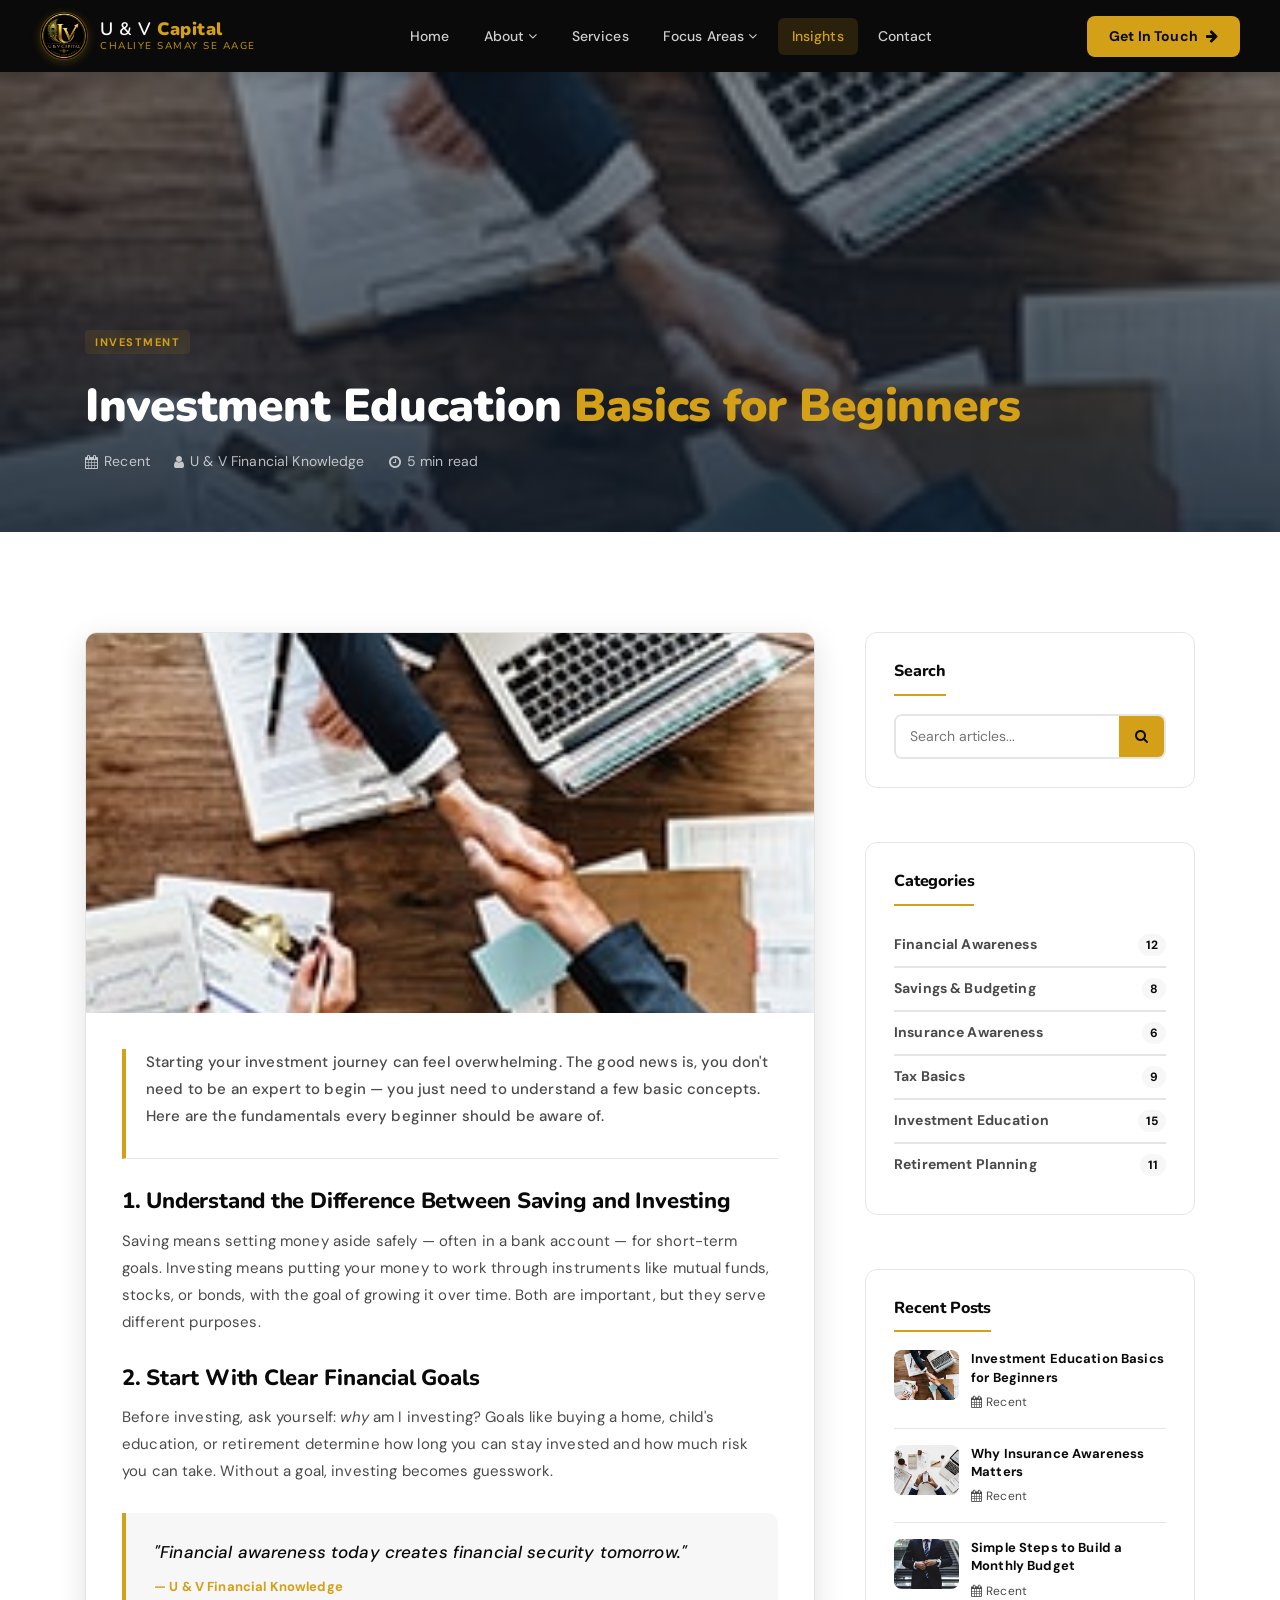
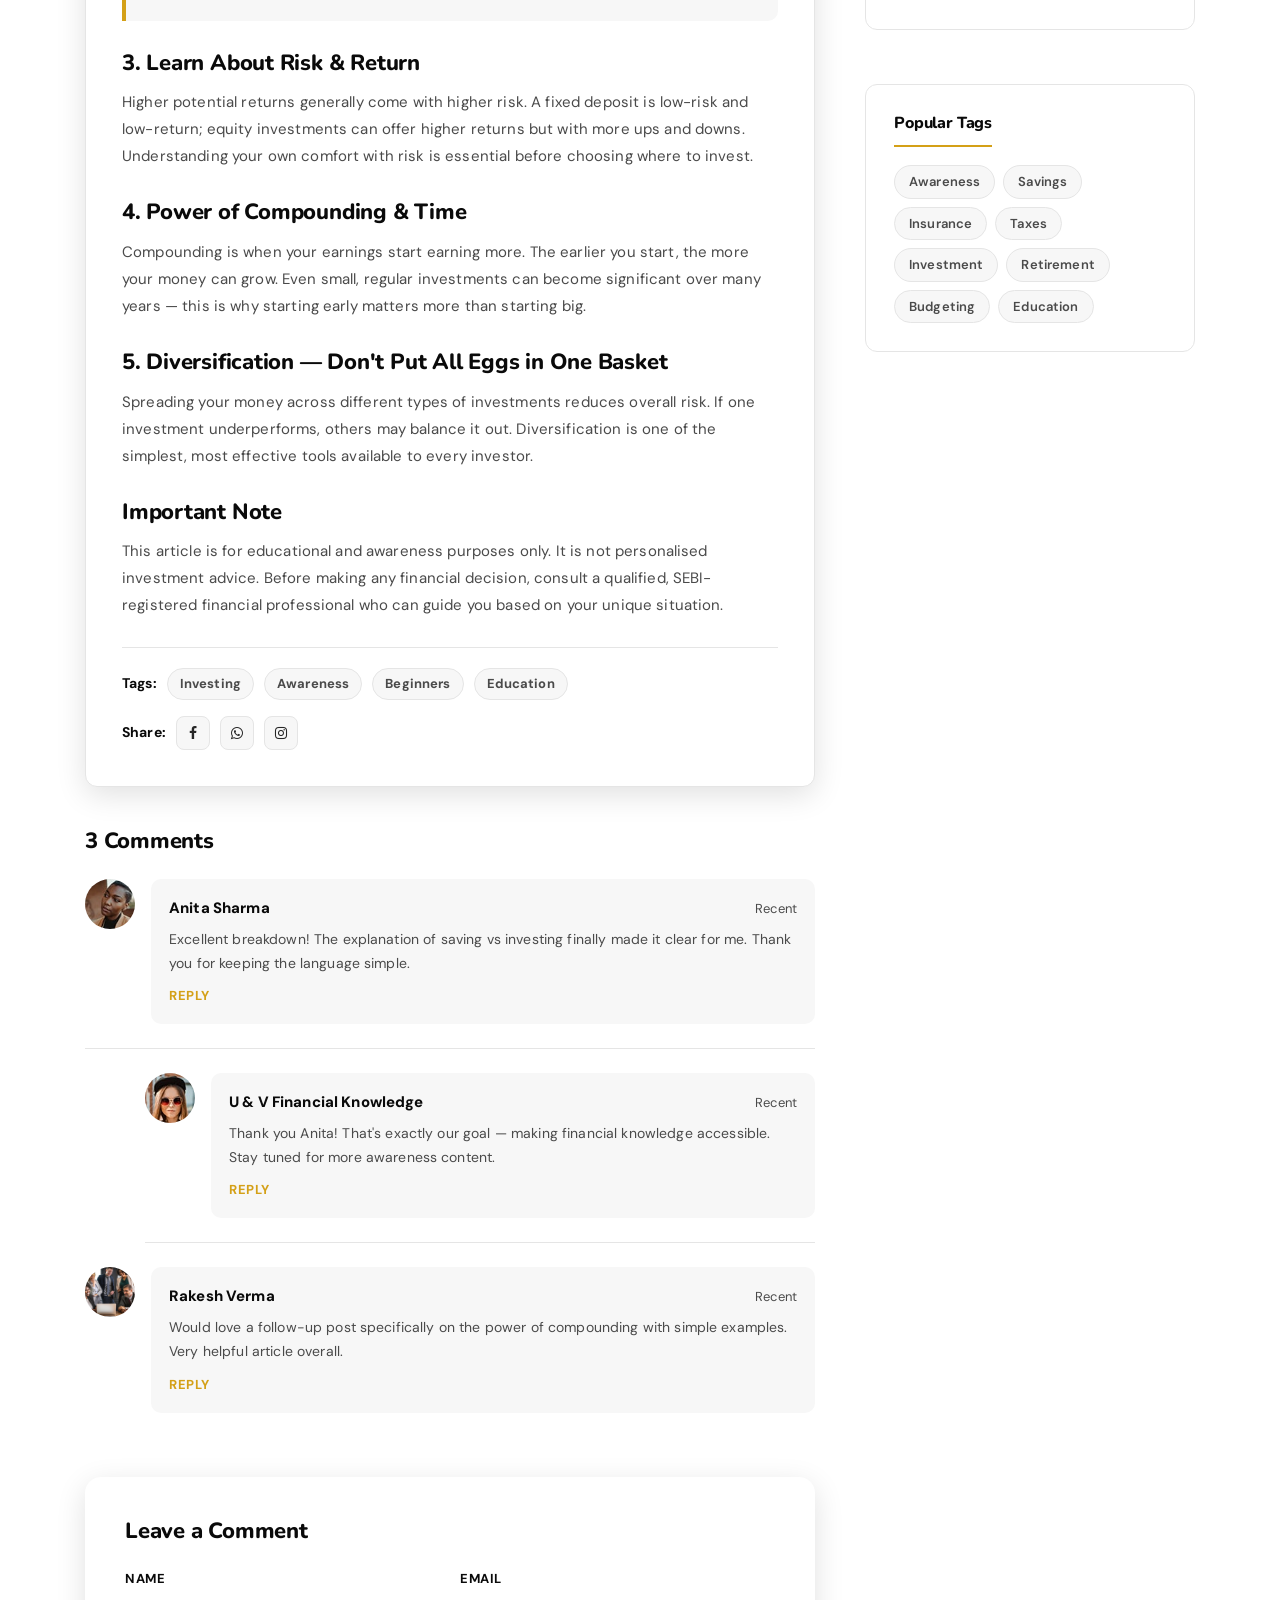
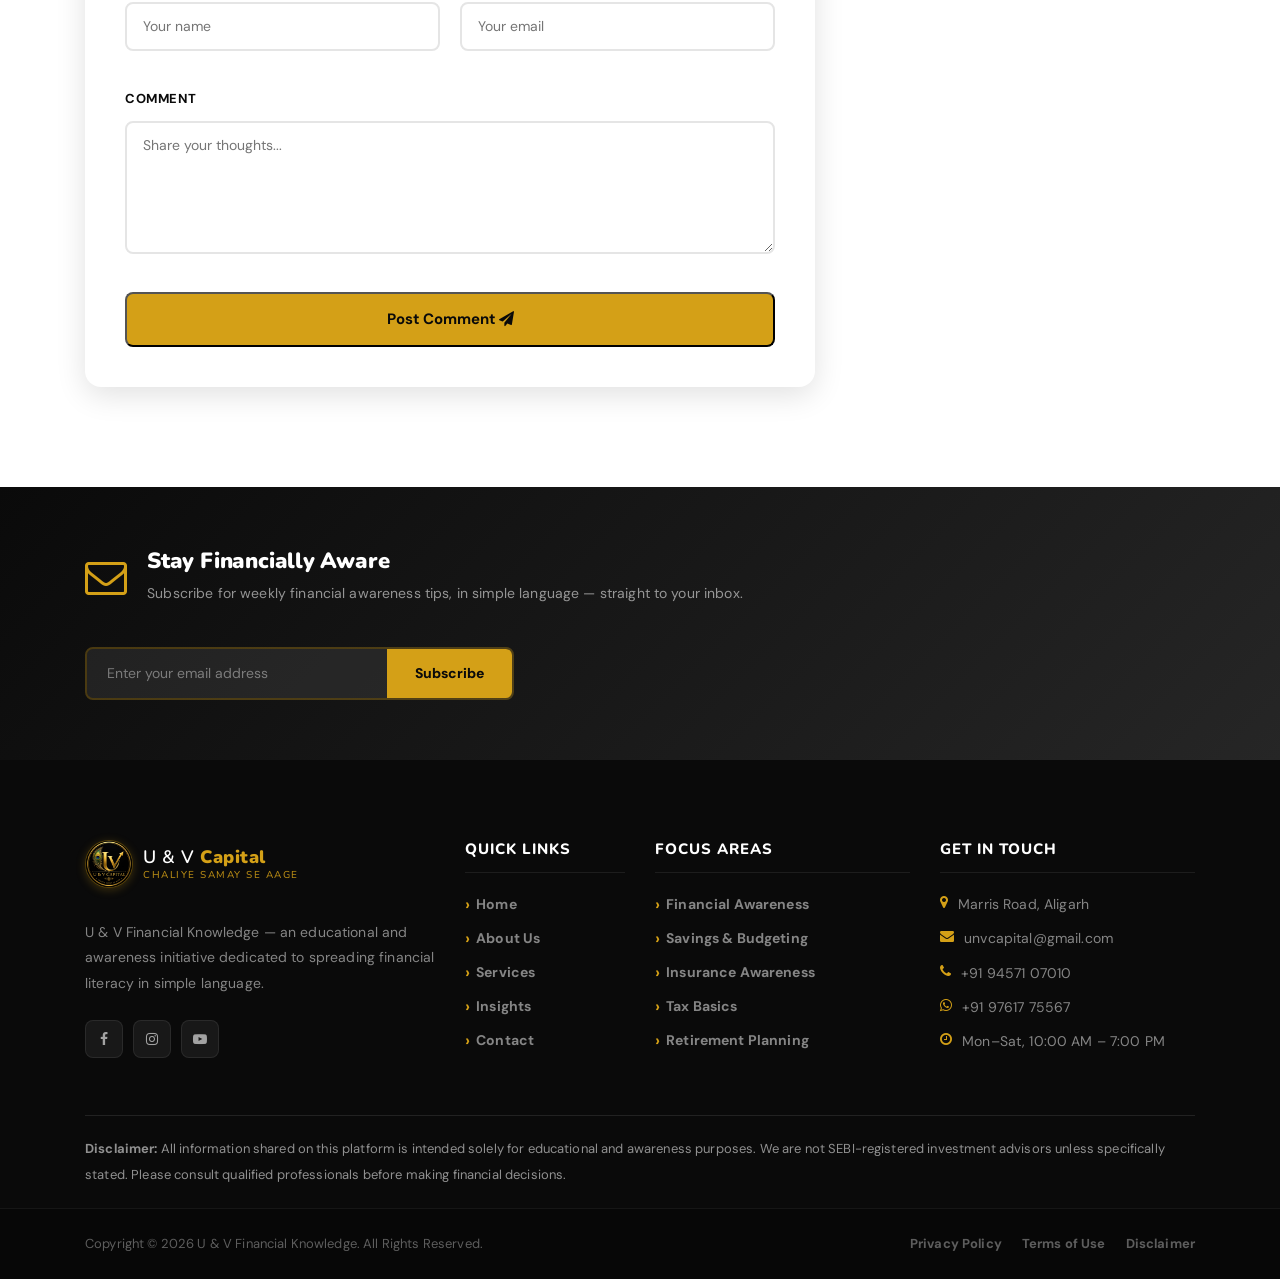
<file: post.html>
<!DOCTYPE html>
<html lang="en">
<head>
    <meta charset="UTF-8">
    <meta name="description" content="Investment education basics — fundamentals every first-time investor should understand.">
    <meta http-equiv="X-UA-Compatible" content="IE=edge">
    <meta name="viewport" content="width=device-width, initial-scale=1, shrink-to-fit=no">
    <title>Investment Education Basics - U &amp; V Financial Knowledge</title>
    <link rel="icon" href="vaultedge/img/core-img/favicon.ico">
    <link rel="stylesheet" href="vaultedge/style.css">
    <link rel="stylesheet" href="vaultedge/css/custom-override.css">
</head>
<body>
    <div class="preloader d-flex align-items-center justify-content-center">
        <div class="lds-ellipsis"><div></div><div></div><div></div><div></div></div>
    </div>

    <header class="ve-header" id="ve-sticky">
        <div class="container-fluid ve-nav-wrap">
            <div class="ve-logo">
                <a href="index.html">
                    <span class="ve-logo-icon"><img src="vaultedge/img/core-img/logo-uv.png" alt="U &amp; V Capital"></span>
                    <span class="ve-logo-text">U &amp; V <strong>Capital</strong><span class="ve-logo-tagline">Chaliye Samay Se Aage</span></span>
                </a>
            </div>
            <nav class="ve-nav">
                <ul>
                    <li><a href="index.html">Home</a></li>
                    <li class="has-drop">
                        <a href="about.html">About <i class="fa fa-angle-down"></i></a>
                        <ul class="ve-dropdown">
                            <li><a href="about.html">About Us</a></li>
                            <li><a href="services.html">Our Services</a></li>
                            <li><a href="elements.html">UI Elements</a></li>
                        </ul>
                    </li>
                    <li><a href="services.html">Services</a></li>
                    <li class="has-drop">
                        <a href="#">Focus Areas <i class="fa fa-angle-down"></i></a>
                        <ul class="ve-dropdown">
                            <li><a href="#">Savings &amp; Budgeting</a></li>
                            <li><a href="#">Insurance Awareness</a></li>
                            <li><a href="#">Tax Basics</a></li>
                            <li><a href="#">Investment Education</a></li>
                        </ul>
                    </li>
                    <li><a href="insights.html" class="active">Insights</a></li>
                    <li><a href="contact.html">Contact</a></li>
                </ul>
            </nav>
            <div class="ve-nav-cta">
                <a href="contact.html" class="ve-cta-btn">Get In Touch <i class="fa fa-arrow-right"></i></a>
            </div>
            <button class="ve-toggler" id="ve-toggle">
                <span></span><span></span><span></span>
            </button>
        </div>
        <div class="ve-mobile-menu" id="ve-mobile-menu">
            <ul>
                <li><a href="index.html">Home</a></li>
                <li><a href="about.html">About</a></li>
                <li><a href="services.html">Services</a></li>
                <li><a href="#">Focus Areas</a></li>
                <li><a href="insights.html">Insights</a></li>
                <li><a href="contact.html">Contact</a></li>
            </ul>
        </div>
    </header>

    <section class="ve-page-hero ve-page-hero-sm" style="background-image:url(vaultedge/img/bg-img/10.jpg);">
        <div class="ve-page-hero-overlay"></div>
        <div class="container ve-page-hero-content">
            <span class="ve-insight-cat" style="margin-bottom:16px;">Investment</span>
            <h1>Investment Education <span>Basics for Beginners</span></h1>
            <div class="ve-post-meta-hero">
                <span><i class="fa fa-calendar"></i> Recent</span>
                <span><i class="fa fa-user"></i> U &amp; V Financial Knowledge</span>
                <span><i class="fa fa-clock-o"></i> 5 min read</span>
            </div>
        </div>
    </section>

    <section class="ve-section">
        <div class="container">
            <div class="row">
                <div class="col-12 col-lg-8">
                    <article class="ve-article">
                        <div class="ve-article-featured bg-img" style="background-image:url(vaultedge/img/bg-img/10.jpg);"></div>
                        <div class="ve-article-body">
                            <p class="ve-article-lead">Starting your investment journey can feel overwhelming. The good news is, you don't need to be an expert to begin &mdash; you just need to understand a few basic concepts. Here are the fundamentals every beginner should be aware of.</p>
                            <h3>1. Understand the Difference Between Saving and Investing</h3>
                            <p>Saving means setting money aside safely &mdash; often in a bank account &mdash; for short-term goals. Investing means putting your money to work through instruments like mutual funds, stocks, or bonds, with the goal of growing it over time. Both are important, but they serve different purposes.</p>
                            <h3>2. Start With Clear Financial Goals</h3>
                            <p>Before investing, ask yourself: <em>why</em> am I investing? Goals like buying a home, child's education, or retirement determine how long you can stay invested and how much risk you can take. Without a goal, investing becomes guesswork.</p>
                            <blockquote class="ve-blockquote"><p>"Financial awareness today creates financial security tomorrow."</p><cite>&mdash; U &amp; V Financial Knowledge</cite></blockquote>
                            <h3>3. Learn About Risk &amp; Return</h3>
                            <p>Higher potential returns generally come with higher risk. A fixed deposit is low-risk and low-return; equity investments can offer higher returns but with more ups and downs. Understanding your own comfort with risk is essential before choosing where to invest.</p>
                            <h3>4. Power of Compounding &amp; Time</h3>
                            <p>Compounding is when your earnings start earning more. The earlier you start, the more your money can grow. Even small, regular investments can become significant over many years &mdash; this is why starting early matters more than starting big.</p>
                            <h3>5. Diversification &mdash; Don't Put All Eggs in One Basket</h3>
                            <p>Spreading your money across different types of investments reduces overall risk. If one investment underperforms, others may balance it out. Diversification is one of the simplest, most effective tools available to every investor.</p>
                            <h3>Important Note</h3>
                            <p>This article is for educational and awareness purposes only. It is not personalised investment advice. Before making any financial decision, consult a qualified, SEBI-registered financial professional who can guide you based on your unique situation.</p>
                            <div class="ve-article-tags"><strong>Tags:</strong><a href="#">Investing</a><a href="#">Awareness</a><a href="#">Beginners</a><a href="#">Education</a></div>
                            <div class="ve-article-share"><strong>Share:</strong><a href="#"><i class="fa fa-facebook"></i></a><a href="#"><i class="fa fa-whatsapp"></i></a><a href="#"><i class="fa fa-instagram"></i></a></div>
                        </div>
                    </article>
                    <div class="ve-comments-section">
                        <h4>3 Comments</h4>
                        <div class="ve-comment"><div class="ve-comment-avatar bg-img" style="background-image:url(vaultedge/img/bg-img/32.jpg);"></div><div class="ve-comment-body"><div class="ve-comment-meta"><strong>Anita Sharma</strong><span>Recent</span></div><p>Excellent breakdown! The explanation of saving vs investing finally made it clear for me. Thank you for keeping the language simple.</p><a href="#" class="ve-reply-btn">Reply</a></div></div>
                        <div class="ve-comment ve-comment-reply"><div class="ve-comment-avatar bg-img" style="background-image:url(vaultedge/img/bg-img/33.jpg);"></div><div class="ve-comment-body"><div class="ve-comment-meta"><strong>U &amp; V Financial Knowledge</strong><span>Recent</span></div><p>Thank you Anita! That's exactly our goal &mdash; making financial knowledge accessible. Stay tuned for more awareness content.</p><a href="#" class="ve-reply-btn">Reply</a></div></div>
                        <div class="ve-comment"><div class="ve-comment-avatar bg-img" style="background-image:url(vaultedge/img/bg-img/14.jpg);"></div><div class="ve-comment-body"><div class="ve-comment-meta"><strong>Rakesh Verma</strong><span>Recent</span></div><p>Would love a follow-up post specifically on the power of compounding with simple examples. Very helpful article overall.</p><a href="#" class="ve-reply-btn">Reply</a></div></div>
                    </div>
                    <div class="ve-comment-form-wrap">
                        <h4>Leave a Comment</h4>
                        <form class="ve-contact-form" action="#" method="post">
                            <div class="ve-form-row"><div class="ve-form-group"><label>Name</label><input type="text" placeholder="Your name" required></div><div class="ve-form-group"><label>Email</label><input type="email" placeholder="Your email" required></div></div>
                            <div class="ve-form-group"><label>Comment</label><textarea rows="5" placeholder="Share your thoughts..."></textarea></div>
                            <button type="submit" class="ve-btn-primary">Post Comment <i class="fa fa-paper-plane"></i></button>
                        </form>
                    </div>
                </div>
                <div class="col-12 col-lg-4">
                    <div class="ve-sidebar">
                        <div class="ve-sidebar-widget">
                            <h5 class="ve-sidebar-title">Search</h5>
                            <div class="ve-search-box"><input type="text" placeholder="Search articles..."><button><i class="fa fa-search"></i></button></div>
                        </div>
                        <div class="ve-sidebar-widget">
                            <h5 class="ve-sidebar-title">Categories</h5>
                            <ul class="ve-cat-list">
                                <li><a href="#">Financial Awareness <span>12</span></a></li>
                                <li><a href="#">Savings &amp; Budgeting <span>8</span></a></li>
                                <li><a href="#">Insurance Awareness <span>6</span></a></li>
                                <li><a href="#">Tax Basics <span>9</span></a></li>
                                <li><a href="#">Investment Education <span>15</span></a></li>
                                <li><a href="#">Retirement Planning <span>11</span></a></li>
                            </ul>
                        </div>
                        <div class="ve-sidebar-widget">
                            <h5 class="ve-sidebar-title">Recent Posts</h5>
                            <div class="ve-recent-post"><div class="ve-rp-img bg-img" style="background-image:url(vaultedge/img/bg-img/10.jpg);"></div><div><a href="post.html">Investment Education Basics for Beginners</a><span><i class="fa fa-calendar"></i> Recent</span></div></div>
                            <div class="ve-recent-post"><div class="ve-rp-img bg-img" style="background-image:url(vaultedge/img/bg-img/11.jpg);"></div><div><a href="post.html">Why Insurance Awareness Matters</a><span><i class="fa fa-calendar"></i> Recent</span></div></div>
                            <div class="ve-recent-post"><div class="ve-rp-img bg-img" style="background-image:url(vaultedge/img/bg-img/12.jpg);"></div><div><a href="post.html">Simple Steps to Build a Monthly Budget</a><span><i class="fa fa-calendar"></i> Recent</span></div></div>
                        </div>
                        <div class="ve-sidebar-widget">
                            <h5 class="ve-sidebar-title">Popular Tags</h5>
                            <div class="ve-tags"><a href="#">Awareness</a><a href="#">Savings</a><a href="#">Insurance</a><a href="#">Taxes</a><a href="#">Investment</a><a href="#">Retirement</a><a href="#">Budgeting</a><a href="#">Education</a></div>
                        </div>
                    </div>
                </div>
            </div>
        </div>
    </section>

    <section class="ve-newsletter-section">
        <div class="container">
            <div class="ve-newsletter-wrap">
                <div class="ve-nl-left"><i class="fa fa-envelope-o"></i><div><h3>Stay Financially Aware</h3><p>Subscribe for weekly financial awareness tips, in simple language &mdash; straight to your inbox.</p></div></div>
                <div class="ve-nl-right"><form class="ve-nl-form" action="#" method="post"><input type="email" placeholder="Enter your email address" required><button type="submit">Subscribe</button></form></div>
            </div>
        </div>
    </section>

    <footer class="ve-footer">
        <div class="container">
            <div class="row">
                <div class="col-12 col-sm-6 col-lg-4 mb-50">
                    <div class="ve-footer-brand">
                        <a href="index.html" class="ve-footer-logo">
                            <span class="ve-logo-icon"><img src="vaultedge/img/core-img/logo-uv.png" alt="U &amp; V Capital"></span>
                            <span class="ve-logo-text">U &amp; V <strong>Capital</strong><span class="ve-logo-tagline">Chaliye Samay Se Aage</span></span>
                        </a>
                        <p>U &amp; V Financial Knowledge &mdash; an educational and awareness initiative dedicated to spreading financial literacy in simple language.</p>
                        <div class="ve-social">
                            <a href="#"><i class="fa fa-facebook"></i></a>
                            <a href="#"><i class="fa fa-instagram"></i></a>
                            <a href="#"><i class="fa fa-youtube-play"></i></a>
                        </div>
                    </div>
                </div>
                <div class="col-12 col-sm-6 col-lg-2 mb-50">
                    <h5 class="ve-footer-title">Quick Links</h5>
                    <ul class="ve-footer-links">
                        <li><a href="index.html">Home</a></li>
                        <li><a href="about.html">About Us</a></li>
                        <li><a href="services.html">Services</a></li>
                        <li><a href="insights.html">Insights</a></li>
                        <li><a href="contact.html">Contact</a></li>
                    </ul>
                </div>
                <div class="col-12 col-sm-6 col-lg-3 mb-50">
                    <h5 class="ve-footer-title">Focus Areas</h5>
                    <ul class="ve-footer-links">
                        <li><a href="#">Financial Awareness</a></li>
                        <li><a href="#">Savings &amp; Budgeting</a></li>
                        <li><a href="#">Insurance Awareness</a></li>
                        <li><a href="#">Tax Basics</a></li>
                        <li><a href="#">Retirement Planning</a></li>
                    </ul>
                </div>
                <div class="col-12 col-sm-6 col-lg-3 mb-50">
                    <h5 class="ve-footer-title">Get In Touch</h5>
                    <ul class="ve-footer-contact">
                        <li><i class="fa fa-map-marker"></i> Marris Road, Aligarh</li>
                        <li><i class="fa fa-envelope"></i> unvcapital@gmail.com</li>
                        <li><i class="fa fa-phone"></i> +91 94571 07010</li>
                        <li><i class="fa fa-whatsapp"></i> +91 97617 75567</li>
                        <li><i class="fa fa-clock-o"></i> Mon&ndash;Sat, 10:00 AM &ndash; 7:00 PM</li>
                    </ul>
                </div>
            </div>
            <div class="row">
                <div class="col-12">
                    <p style="font-size:13px;color:rgba(255,255,255,0.55);border-top:1px solid rgba(255,255,255,0.1);padding-top:20px;margin-bottom:0;">
                        <strong>Disclaimer:</strong> All information shared on this platform is intended solely for educational and awareness purposes. We are not SEBI-registered investment advisors unless specifically stated. Please consult qualified professionals before making financial decisions.
                    </p>
                </div>
            </div>
        </div>
        <div class="ve-footer-bottom">
            <div class="container">
                <div class="ve-footer-bottom-inner">
                    <p>Copyright &copy; 2026 U &amp; V Financial Knowledge. All Rights Reserved.</p>
                    <ul>
                        <li><a href="#">Privacy Policy</a></li>
                        <li><a href="#">Terms of Use</a></li>
                        <li><a href="#">Disclaimer</a></li>
                    </ul>
                </div>
            </div>
        </div>
    </footer>

    <script src="vaultedge/js/jquery/jquery-2.2.4.min.js"></script>
    <script src="vaultedge/js/bootstrap/popper.min.js"></script>
    <script src="vaultedge/js/bootstrap/bootstrap.min.js"></script>
    <script src="vaultedge/js/plugins/plugins.js"></script>
    <script src="vaultedge/js/active.js"></script>
    <script src="vaultedge/js/vaultedge.js"></script>
</body>
</html>
</file>
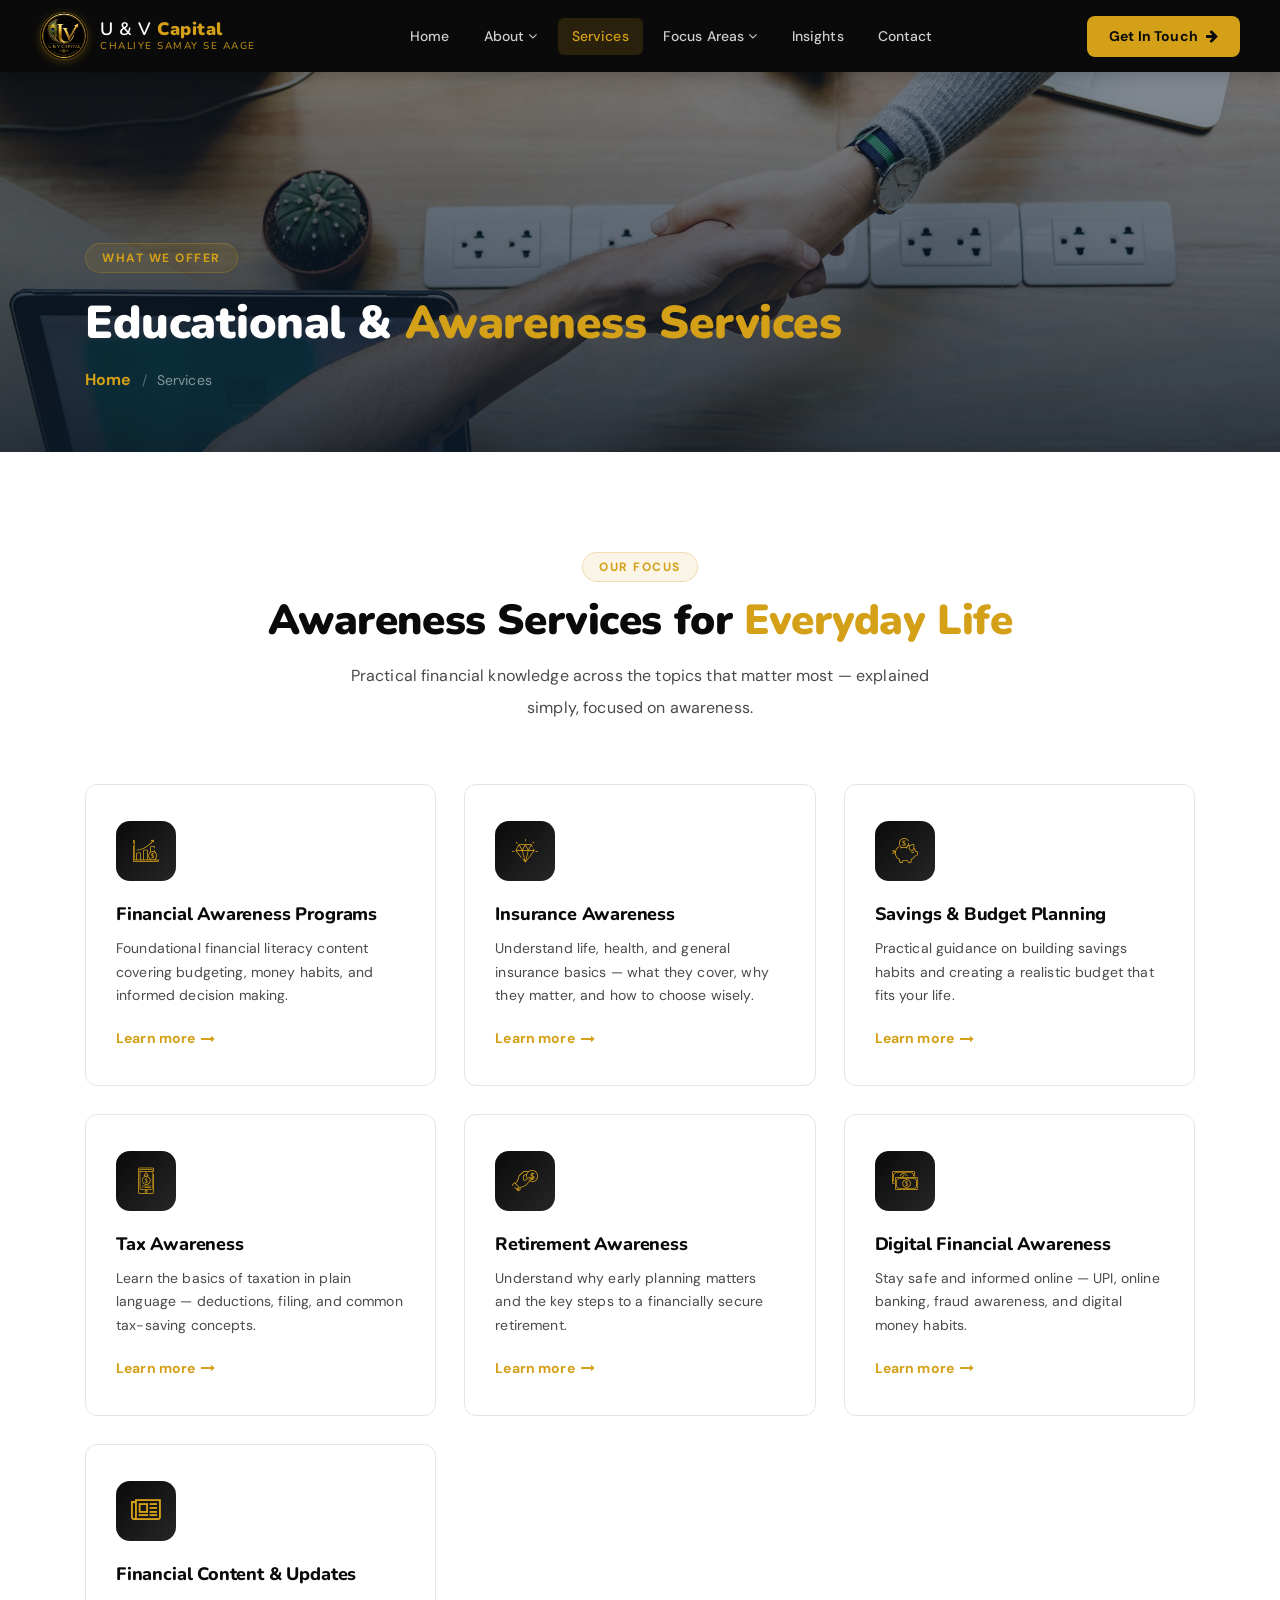
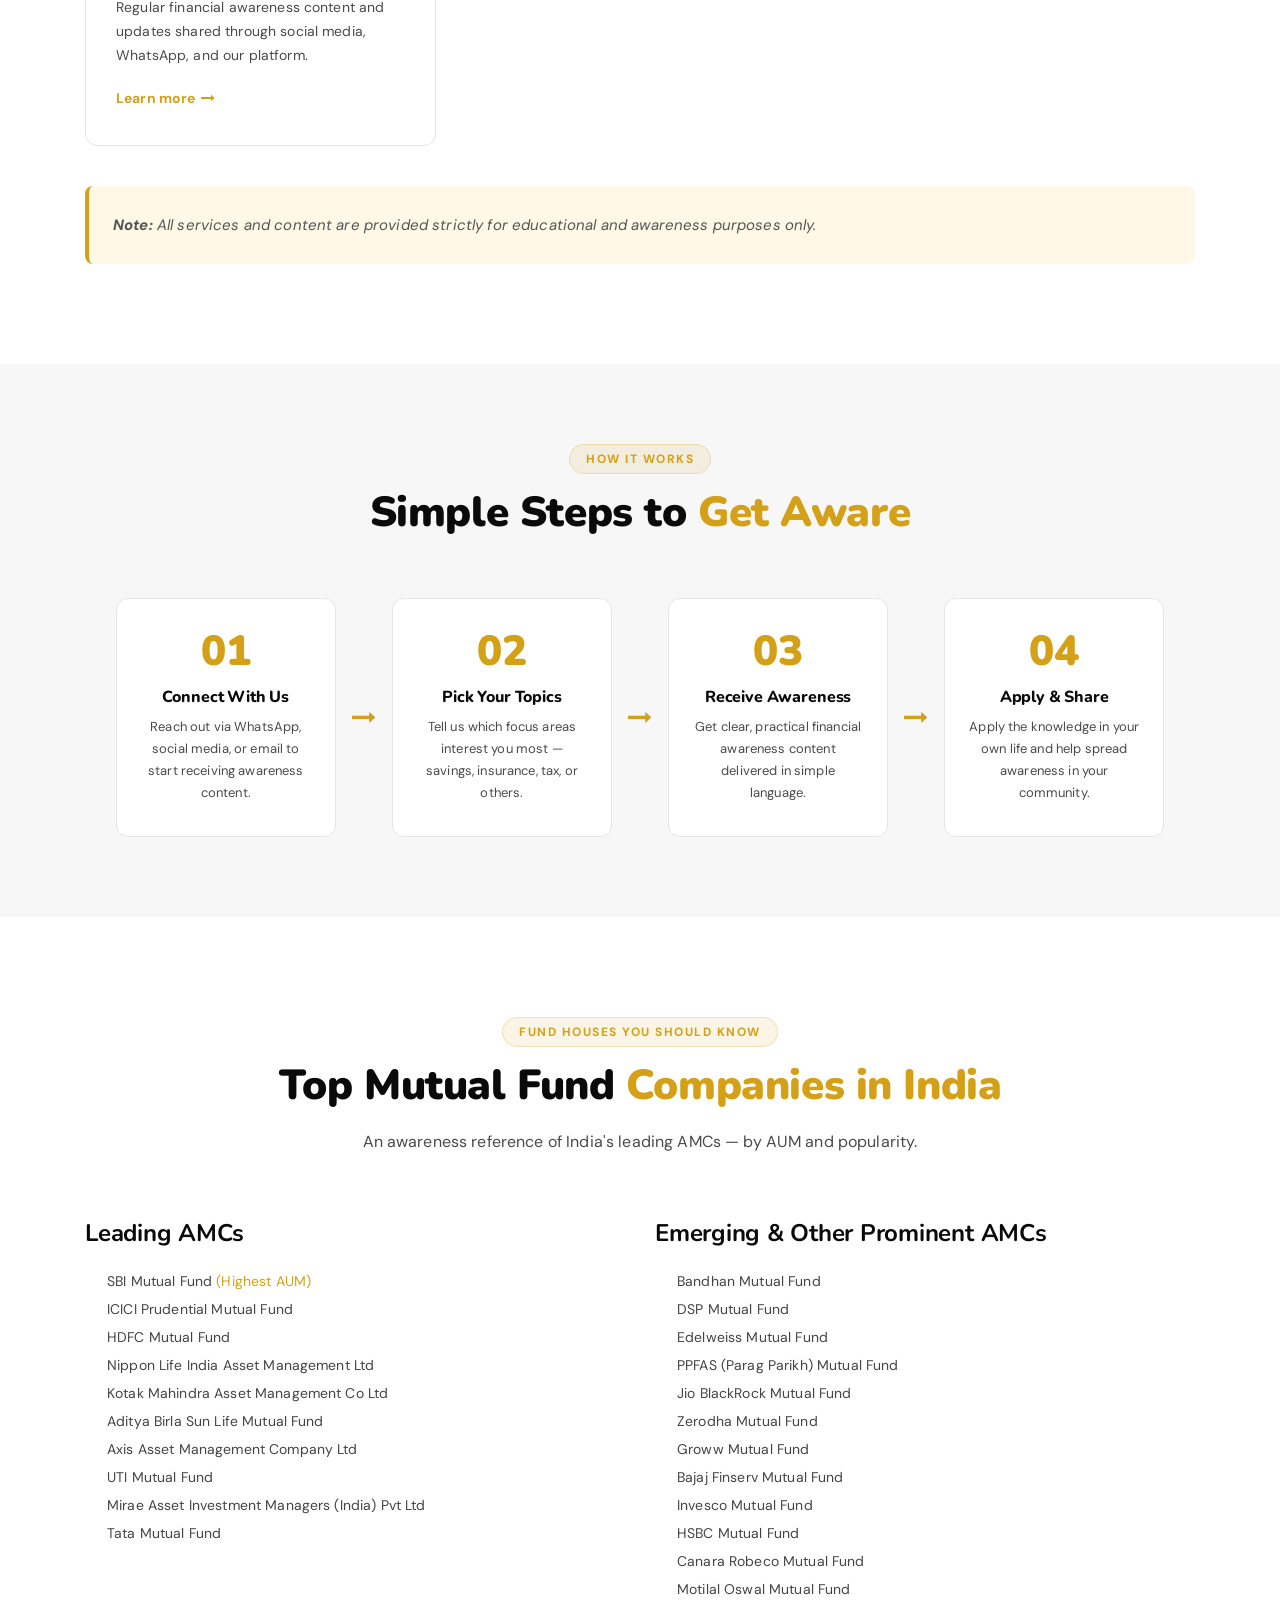
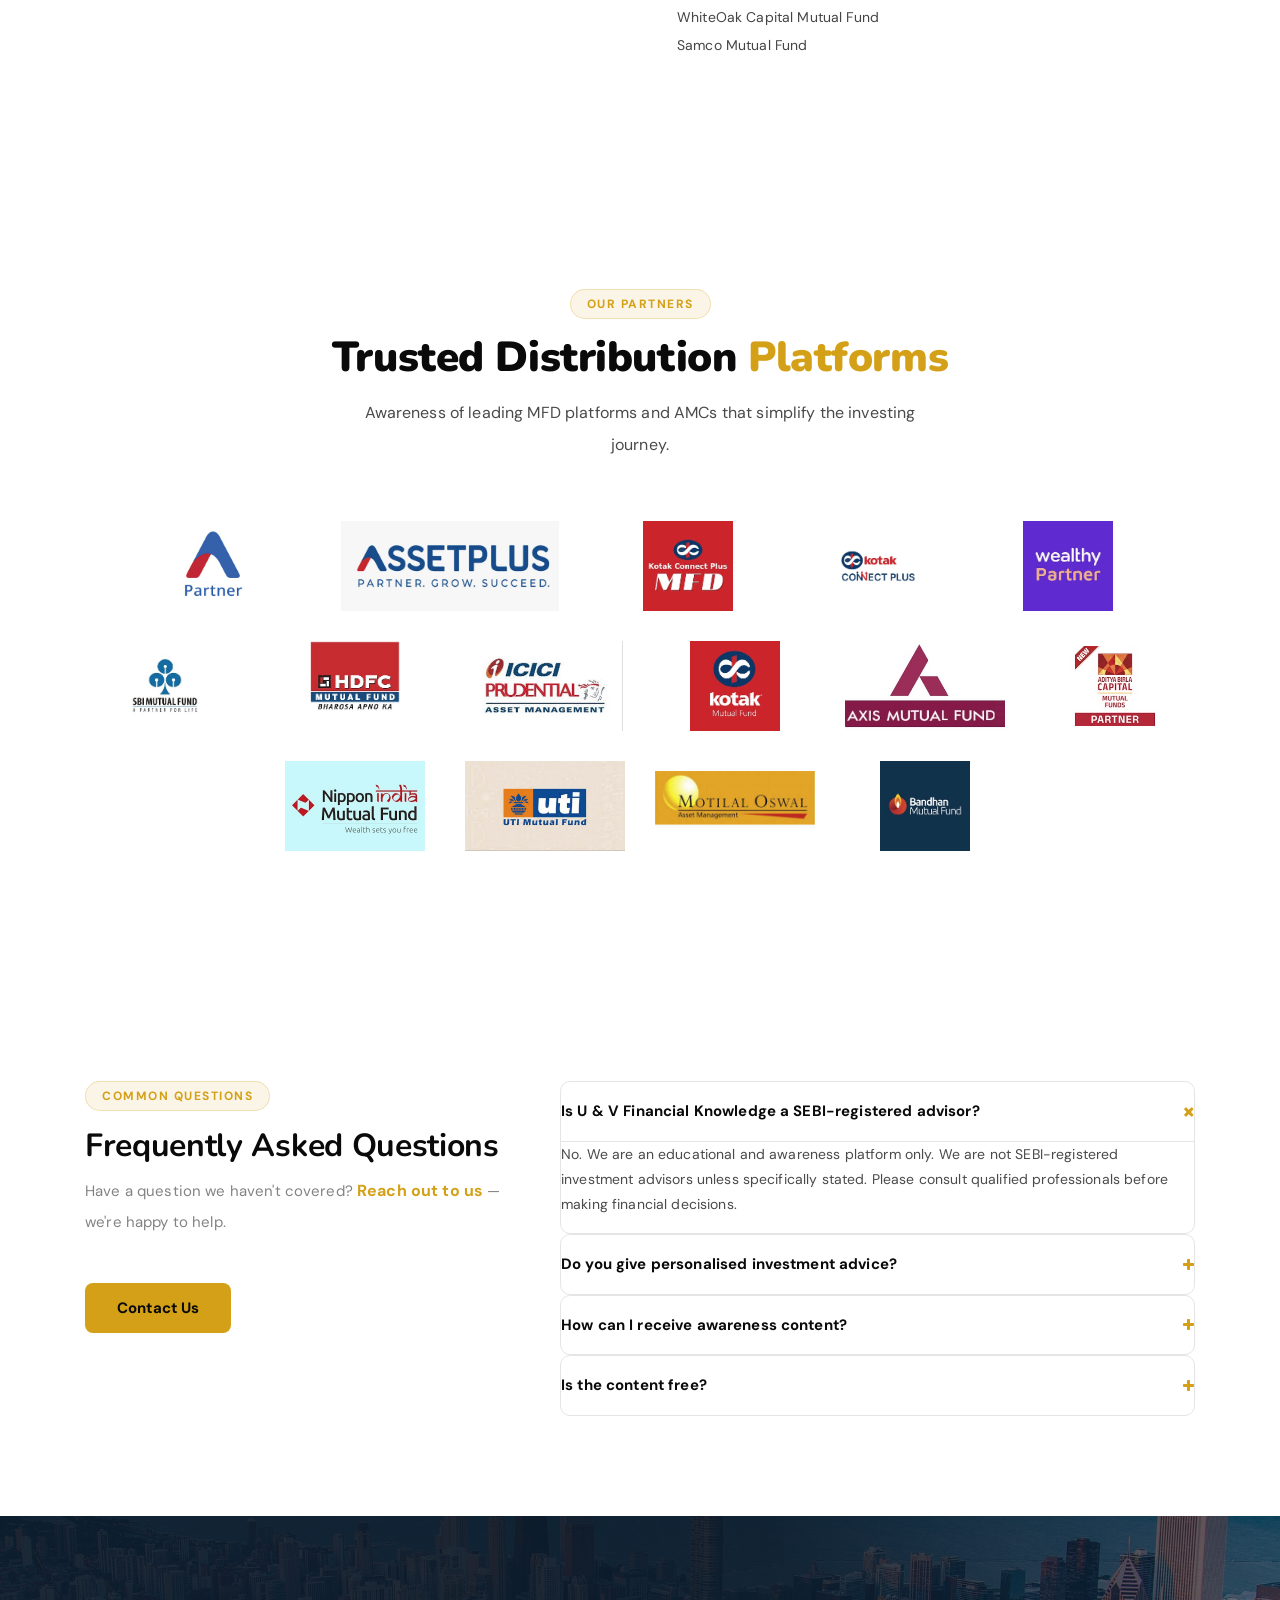
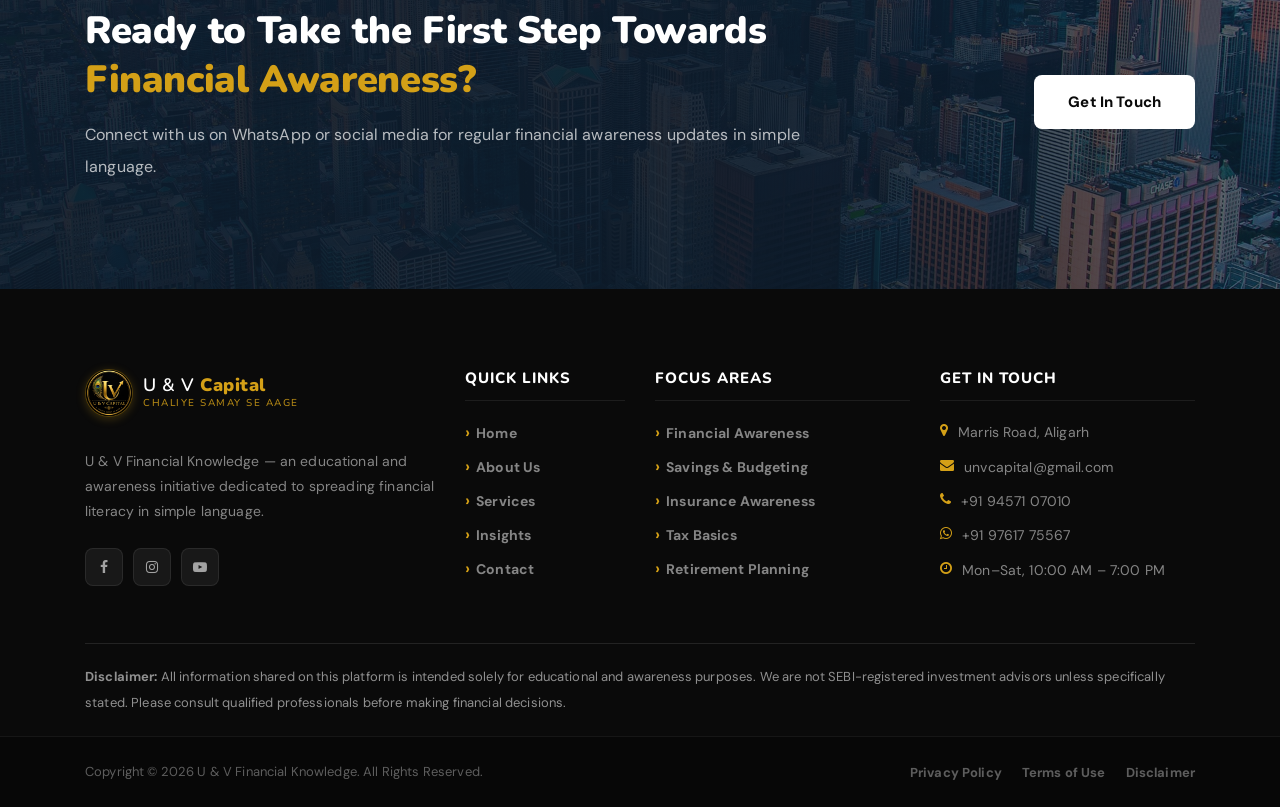
<file: services.html>
<!DOCTYPE html>
<html lang="en">
<head>
    <meta charset="UTF-8">
    <meta name="description" content="Educational and awareness services from U & V Financial Knowledge.">
    <meta http-equiv="X-UA-Compatible" content="IE=edge">
    <meta name="viewport" content="width=device-width, initial-scale=1, shrink-to-fit=no">
    <title>Our Services - U &amp; V Financial Knowledge</title>
    <link rel="icon" href="vaultedge/img/core-img/favicon.ico">
    <link rel="stylesheet" href="vaultedge/style.css">
    <link rel="stylesheet" href="vaultedge/css/custom-override.css">
</head>
<body>
    <div class="preloader d-flex align-items-center justify-content-center">
        <div class="lds-ellipsis"><div></div><div></div><div></div><div></div></div>
    </div>

    <header class="ve-header" id="ve-sticky">
        <div class="container-fluid ve-nav-wrap">
            <div class="ve-logo">
                <a href="index.html">
                    <span class="ve-logo-icon"><img src="vaultedge/img/core-img/logo-uv.png" alt="U &amp; V Capital"></span>
                    <span class="ve-logo-text">U &amp; V <strong>Capital</strong><span class="ve-logo-tagline">Chaliye Samay Se Aage</span></span>
                </a>
            </div>
            <nav class="ve-nav">
                <ul>
                    <li><a href="index.html">Home</a></li>
                    <li class="has-drop">
                        <a href="about.html">About <i class="fa fa-angle-down"></i></a>
                        <ul class="ve-dropdown">
                            <li><a href="about.html">About Us</a></li>
                            <li><a href="services.html">Our Services</a></li>
                            <li><a href="elements.html">UI Elements</a></li>
                        </ul>
                    </li>
                    <li><a href="services.html" class="active">Services</a></li>
                    <li class="has-drop">
                        <a href="#">Focus Areas <i class="fa fa-angle-down"></i></a>
                        <ul class="ve-dropdown">
                            <li><a href="#">Savings &amp; Budgeting</a></li>
                            <li><a href="#">Insurance Awareness</a></li>
                            <li><a href="#">Tax Basics</a></li>
                            <li><a href="#">Investment Education</a></li>
                        </ul>
                    </li>
                    <li><a href="insights.html">Insights</a></li>
                    <li><a href="contact.html">Contact</a></li>
                </ul>
            </nav>
            <div class="ve-nav-cta">
                <a href="contact.html" class="ve-cta-btn">Get In Touch <i class="fa fa-arrow-right"></i></a>
            </div>
            <button class="ve-toggler" id="ve-toggle">
                <span></span><span></span><span></span>
            </button>
        </div>
        <div class="ve-mobile-menu" id="ve-mobile-menu">
            <ul>
                <li><a href="index.html">Home</a></li>
                <li><a href="about.html">About</a></li>
                <li><a href="services.html">Services</a></li>
                <li><a href="#">Focus Areas</a></li>
                <li><a href="insights.html">Insights</a></li>
                <li><a href="contact.html">Contact</a></li>
            </ul>
        </div>
    </header>

    <section class="ve-page-hero" style="background-image:url(vaultedge/img/bg-img/20.jpg);">
        <div class="ve-page-hero-overlay"></div>
        <div class="container ve-page-hero-content">
            <span class="ve-section-tag">What We Offer</span>
            <h1>Educational &amp; <span>Awareness Services</span></h1>
            <nav aria-label="breadcrumb">
                <ol class="ve-breadcrumb">
                    <li><a href="index.html">Home</a></li>
                    <li class="active">Services</li>
                </ol>
            </nav>
        </div>
    </section>

    <section class="ve-section">
        <div class="container">
            <div class="ve-section-header text-center">
                <span class="ve-section-tag">Our Focus</span>
                <h2>Awareness Services for <span>Everyday Life</span></h2>
                <p>Practical financial knowledge across the topics that matter most &mdash; explained simply, focused on awareness.</p>
            </div>
            <div class="ve-services-grid">
                <div class="ve-service-card wow fadeInUp" data-wow-delay="100ms"><div class="ve-service-icon"><i class="icon-profits"></i></div><h4>Financial Awareness Programs</h4><p>Foundational financial literacy content covering budgeting, money habits, and informed decision making.</p><a href="#" class="ve-card-link">Learn more <i class="fa fa-long-arrow-right"></i></a></div>
                <div class="ve-service-card wow fadeInUp" data-wow-delay="200ms"><div class="ve-service-icon"><i class="icon-diamond"></i></div><h4>Insurance Awareness</h4><p>Understand life, health, and general insurance basics &mdash; what they cover, why they matter, and how to choose wisely.</p><a href="#" class="ve-card-link">Learn more <i class="fa fa-long-arrow-right"></i></a></div>
                <div class="ve-service-card wow fadeInUp" data-wow-delay="300ms"><div class="ve-service-icon"><i class="icon-piggy-bank"></i></div><h4>Savings &amp; Budget Planning</h4><p>Practical guidance on building savings habits and creating a realistic budget that fits your life.</p><a href="#" class="ve-card-link">Learn more <i class="fa fa-long-arrow-right"></i></a></div>
                <div class="ve-service-card wow fadeInUp" data-wow-delay="400ms"><div class="ve-service-icon"><i class="icon-smartphone-1"></i></div><h4>Tax Awareness</h4><p>Learn the basics of taxation in plain language &mdash; deductions, filing, and common tax-saving concepts.</p><a href="#" class="ve-card-link">Learn more <i class="fa fa-long-arrow-right"></i></a></div>
                <div class="ve-service-card wow fadeInUp" data-wow-delay="500ms"><div class="ve-service-icon"><i class="icon-coin"></i></div><h4>Retirement Awareness</h4><p>Understand why early planning matters and the key steps to a financially secure retirement.</p><a href="#" class="ve-card-link">Learn more <i class="fa fa-long-arrow-right"></i></a></div>
                <div class="ve-service-card wow fadeInUp" data-wow-delay="600ms"><div class="ve-service-icon"><i class="icon-money-1"></i></div><h4>Digital Financial Awareness</h4><p>Stay safe and informed online &mdash; UPI, online banking, fraud awareness, and digital money habits.</p><a href="#" class="ve-card-link">Learn more <i class="fa fa-long-arrow-right"></i></a></div>
                <div class="ve-service-card wow fadeInUp" data-wow-delay="700ms"><div class="ve-service-icon"><i class="fa fa-newspaper-o"></i></div><h4>Financial Content &amp; Updates</h4><p>Regular financial awareness content and updates shared through social media, WhatsApp, and our platform.</p><a href="#" class="ve-card-link">Learn more <i class="fa fa-long-arrow-right"></i></a></div>
            </div>

            <div style="margin-top:40px;padding:24px;background:#fff8e6;border-left:4px solid var(--ve-gold);border-radius:8px;">
                <p style="margin:0;font-style:italic;color:#555;"><strong>Note:</strong> All services and content are provided strictly for educational and awareness purposes only.</p>
            </div>
        </div>
    </section>

    <section class="ve-process-section">
        <div class="container">
            <div class="ve-section-header text-center">
                <span class="ve-section-tag">How It Works</span>
                <h2>Simple Steps to <span>Get Aware</span></h2>
            </div>
            <div class="ve-process-grid">
                <div class="ve-process-step wow fadeInUp" data-wow-delay="100ms"><div class="ve-process-num">01</div><h5>Connect With Us</h5><p>Reach out via WhatsApp, social media, or email to start receiving awareness content.</p></div>
                <div class="ve-process-arrow"><i class="fa fa-long-arrow-right"></i></div>
                <div class="ve-process-step wow fadeInUp" data-wow-delay="250ms"><div class="ve-process-num">02</div><h5>Pick Your Topics</h5><p>Tell us which focus areas interest you most &mdash; savings, insurance, tax, or others.</p></div>
                <div class="ve-process-arrow"><i class="fa fa-long-arrow-right"></i></div>
                <div class="ve-process-step wow fadeInUp" data-wow-delay="400ms"><div class="ve-process-num">03</div><h5>Receive Awareness</h5><p>Get clear, practical financial awareness content delivered in simple language.</p></div>
                <div class="ve-process-arrow"><i class="fa fa-long-arrow-right"></i></div>
                <div class="ve-process-step wow fadeInUp" data-wow-delay="550ms"><div class="ve-process-num">04</div><h5>Apply &amp; Share</h5><p>Apply the knowledge in your own life and help spread awareness in your community.</p></div>
            </div>
        </div>
    </section>

    <section class="ve-section">
        <div class="container">
            <div class="ve-section-header text-center">
                <span class="ve-section-tag">Fund Houses You Should Know</span>
                <h2>Top Mutual Fund <span>Companies in India</span></h2>
                <p>An awareness reference of India's leading AMCs &mdash; by AUM and popularity.</p>
            </div>
            <div class="row">
                <div class="col-12 col-lg-6 mb-30">
                    <h4 style="margin-bottom:18px;">Leading AMCs</h4>
                    <ul class="ve-amc-list" style="list-style:disc;padding-left:22px;line-height:2;color:#444;">
                        <li>SBI Mutual Fund <em style="color:var(--ve-gold);font-style:normal;">(Highest AUM)</em></li>
                        <li>ICICI Prudential Mutual Fund</li>
                        <li>HDFC Mutual Fund</li>
                        <li>Nippon Life India Asset Management Ltd</li>
                        <li>Kotak Mahindra Asset Management Co Ltd</li>
                        <li>Aditya Birla Sun Life Mutual Fund</li>
                        <li>Axis Asset Management Company Ltd</li>
                        <li>UTI Mutual Fund</li>
                        <li>Mirae Asset Investment Managers (India) Pvt Ltd</li>
                        <li>Tata Mutual Fund</li>
                    </ul>
                </div>
                <div class="col-12 col-lg-6 mb-30">
                    <h4 style="margin-bottom:18px;">Emerging &amp; Other Prominent AMCs</h4>
                    <ul class="ve-amc-list" style="list-style:disc;padding-left:22px;line-height:2;color:#444;">
                        <li>Bandhan Mutual Fund</li>
                        <li>DSP Mutual Fund</li>
                        <li>Edelweiss Mutual Fund</li>
                        <li>PPFAS (Parag Parikh) Mutual Fund</li>
                        <li>Jio BlackRock Mutual Fund</li>
                        <li>Zerodha Mutual Fund</li>
                        <li>Groww Mutual Fund</li>
                        <li>Bajaj Finserv Mutual Fund</li>
                        <li>Invesco Mutual Fund</li>
                        <li>HSBC Mutual Fund</li>
                        <li>Canara Robeco Mutual Fund</li>
                        <li>Motilal Oswal Mutual Fund</li>
                        <li>WhiteOak Capital Mutual Fund</li>
                        <li>Samco Mutual Fund</li>
                    </ul>
                </div>
            </div>
        </div>
    </section>

    <!-- ===== OUR PARTNERS ===== -->
    <section class="ve-section ve-partners-section">
        <div class="container">
            <div class="ve-section-header text-center">
                <span class="ve-section-tag">Our Partners</span>
                <h2>Trusted Distribution <span>Platforms</span></h2>
                <p>Awareness of leading MFD platforms and AMCs that simplify the investing journey.</p>
            </div>
            <div class="row align-items-center justify-content-center text-center ve-partners-row">
                <div class="col-6 col-md-4 col-lg-2 mb-30"><img src="vaultedge/img/partners/assetplus-partner.jpeg" alt="AssetPlus Partner" style="max-height:90px;width:auto;filter:grayscale(20%);transition:filter .3s;" onmouseover="this.style.filter='none'" onmouseout="this.style.filter='grayscale(20%)'"></div>
                <div class="col-6 col-md-4 col-lg-3 mb-30"><img src="vaultedge/img/partners/assetplus-banner.jpeg" alt="AssetPlus &mdash; Partner. Grow. Succeed." style="max-height:90px;width:auto;filter:grayscale(20%);transition:filter .3s;" onmouseover="this.style.filter='none'" onmouseout="this.style.filter='grayscale(20%)'"></div>
                <div class="col-6 col-md-4 col-lg-2 mb-30"><img src="vaultedge/img/partners/kotak-connect-plus-mfd.jpeg" alt="Kotak Connect Plus MFD" style="max-height:90px;width:auto;filter:grayscale(20%);transition:filter .3s;" onmouseover="this.style.filter='none'" onmouseout="this.style.filter='grayscale(20%)'"></div>
                <div class="col-6 col-md-4 col-lg-2 mb-30"><img src="vaultedge/img/partners/kotak-connect-plus.jpeg" alt="Kotak Connect Plus" style="max-height:90px;width:auto;filter:grayscale(20%);transition:filter .3s;" onmouseover="this.style.filter='none'" onmouseout="this.style.filter='grayscale(20%)'"></div>
                <div class="col-6 col-md-4 col-lg-2 mb-30"><img src="vaultedge/img/partners/wealthy-partner.jpeg" alt="Wealthy Partner" style="max-height:90px;width:auto;filter:grayscale(20%);transition:filter .3s;" onmouseover="this.style.filter='none'" onmouseout="this.style.filter='grayscale(20%)'"></div>
                <div class="col-6 col-md-4 col-lg-2 mb-30"><img src="vaultedge/img/partners/sbi-mutual-fund.jpeg" alt="SBI Mutual Fund" style="max-height:90px;width:auto;filter:grayscale(20%);transition:filter .3s;" onmouseover="this.style.filter='none'" onmouseout="this.style.filter='grayscale(20%)'"></div>
                <div class="col-6 col-md-4 col-lg-2 mb-30"><img src="vaultedge/img/partners/hdfc-mutual-fund.jpeg" alt="HDFC Mutual Fund" style="max-height:90px;width:auto;filter:grayscale(20%);transition:filter .3s;" onmouseover="this.style.filter='none'" onmouseout="this.style.filter='grayscale(20%)'"></div>
                <div class="col-6 col-md-4 col-lg-2 mb-30"><img src="vaultedge/img/partners/icici-prudential-amc.jpeg" alt="ICICI Prudential Asset Management" style="max-height:90px;width:auto;filter:grayscale(20%);transition:filter .3s;" onmouseover="this.style.filter='none'" onmouseout="this.style.filter='grayscale(20%)'"></div>
                <div class="col-6 col-md-4 col-lg-2 mb-30"><img src="vaultedge/img/partners/kotak-mutual-fund.jpeg" alt="Kotak Mutual Fund" style="max-height:90px;width:auto;filter:grayscale(20%);transition:filter .3s;" onmouseover="this.style.filter='none'" onmouseout="this.style.filter='grayscale(20%)'"></div>
                <div class="col-6 col-md-4 col-lg-2 mb-30"><img src="vaultedge/img/partners/axis-mutual-fund.jpeg" alt="Axis Mutual Fund" style="max-height:90px;width:auto;filter:grayscale(20%);transition:filter .3s;" onmouseover="this.style.filter='none'" onmouseout="this.style.filter='grayscale(20%)'"></div>
                <div class="col-6 col-md-4 col-lg-2 mb-30"><img src="vaultedge/img/partners/aditya-birla-capital-mf.jpeg" alt="Aditya Birla Capital Mutual Funds" style="max-height:90px;width:auto;filter:grayscale(20%);transition:filter .3s;" onmouseover="this.style.filter='none'" onmouseout="this.style.filter='grayscale(20%)'"></div>
                <div class="col-6 col-md-4 col-lg-2 mb-30"><img src="vaultedge/img/partners/nippon-india-mutual-fund.jpeg" alt="Nippon India Mutual Fund" style="max-height:90px;width:auto;filter:grayscale(20%);transition:filter .3s;" onmouseover="this.style.filter='none'" onmouseout="this.style.filter='grayscale(20%)'"></div>
                <div class="col-6 col-md-4 col-lg-2 mb-30"><img src="vaultedge/img/partners/uti-mutual-fund.jpeg" alt="UTI Mutual Fund" style="max-height:90px;width:auto;filter:grayscale(20%);transition:filter .3s;" onmouseover="this.style.filter='none'" onmouseout="this.style.filter='grayscale(20%)'"></div>
                <div class="col-6 col-md-4 col-lg-2 mb-30"><img src="vaultedge/img/partners/motilal-oswal-amc.jpeg" alt="Motilal Oswal Asset Management" style="max-height:90px;width:auto;filter:grayscale(20%);transition:filter .3s;" onmouseover="this.style.filter='none'" onmouseout="this.style.filter='grayscale(20%)'"></div>
                <div class="col-6 col-md-4 col-lg-2 mb-30"><img src="vaultedge/img/partners/bandhan-mutual-fund.jpeg" alt="Bandhan Mutual Fund" style="max-height:90px;width:auto;filter:grayscale(20%);transition:filter .3s;" onmouseover="this.style.filter='none'" onmouseout="this.style.filter='grayscale(20%)'"></div>
            </div>
        </div>
    </section>

    <section class="ve-section ve-faq-section">
        <div class="container">
            <div class="row align-items-start">
                <div class="col-12 col-lg-5 wow fadeInLeft" data-wow-delay="100ms">
                    <span class="ve-section-tag">Common Questions</span>
                    <h2>Frequently Asked <span>Questions</span></h2>
                    <p>Have a question we haven't covered? <a href="contact.html" style="color:var(--ve-gold);">Reach out to us</a> &mdash; we're happy to help.</p>
                    <a href="contact.html" class="ve-btn-primary mt-30">Contact Us</a>
                </div>
                <div class="col-12 col-lg-7 wow fadeInRight" data-wow-delay="200ms">
                    <div class="ve-faq-list">
                        <div class="ve-faq-item open"><div class="ve-faq-q"><span>Is U &amp; V Financial Knowledge a SEBI-registered advisor?</span><i class="fa fa-plus"></i></div><div class="ve-faq-a">No. We are an educational and awareness platform only. We are not SEBI-registered investment advisors unless specifically stated. Please consult qualified professionals before making financial decisions.</div></div>
                        <div class="ve-faq-item"><div class="ve-faq-q"><span>Do you give personalised investment advice?</span><i class="fa fa-plus"></i></div><div class="ve-faq-a">No. All content shared on this platform is for general educational and awareness purposes only and does not constitute personalised investment, tax, or financial advice.</div></div>
                        <div class="ve-faq-item"><div class="ve-faq-q"><span>How can I receive awareness content?</span><i class="fa fa-plus"></i></div><div class="ve-faq-a">You can follow us on social media (Facebook, Instagram, YouTube), join our WhatsApp updates, or visit our website regularly for educational resources.</div></div>
                        <div class="ve-faq-item"><div class="ve-faq-q"><span>Is the content free?</span><i class="fa fa-plus"></i></div><div class="ve-faq-a">Yes &mdash; our awareness content is shared with the goal of promoting financial literacy and accessible knowledge for everyone.</div></div>
                    </div>
                </div>
            </div>
        </div>
    </section>

    <section class="ve-cta-banner bg-img" style="background-image:url(vaultedge/img/bg-img/6.jpg);">
        <div class="ve-cta-overlay"></div>
        <div class="container ve-cta-content">
            <div class="row align-items-center">
                <div class="col-12 col-lg-8"><h2>Ready to Take the First Step Towards <span>Financial Awareness?</span></h2><p>Connect with us on WhatsApp or social media for regular financial awareness updates in simple language.</p></div>
                <div class="col-12 col-lg-4 text-lg-right"><a href="contact.html" class="ve-btn-white">Get In Touch</a></div>
            </div>
        </div>
    </section>

    <footer class="ve-footer">
        <div class="container">
            <div class="row">
                <div class="col-12 col-sm-6 col-lg-4 mb-50">
                    <div class="ve-footer-brand">
                        <a href="index.html" class="ve-footer-logo">
                            <span class="ve-logo-icon"><img src="vaultedge/img/core-img/logo-uv.png" alt="U &amp; V Capital"></span>
                            <span class="ve-logo-text">U &amp; V <strong>Capital</strong><span class="ve-logo-tagline">Chaliye Samay Se Aage</span></span>
                        </a>
                        <p>U &amp; V Financial Knowledge &mdash; an educational and awareness initiative dedicated to spreading financial literacy in simple language.</p>
                        <div class="ve-social">
                            <a href="#"><i class="fa fa-facebook"></i></a>
                            <a href="#"><i class="fa fa-instagram"></i></a>
                            <a href="#"><i class="fa fa-youtube-play"></i></a>
                        </div>
                    </div>
                </div>
                <div class="col-12 col-sm-6 col-lg-2 mb-50">
                    <h5 class="ve-footer-title">Quick Links</h5>
                    <ul class="ve-footer-links">
                        <li><a href="index.html">Home</a></li>
                        <li><a href="about.html">About Us</a></li>
                        <li><a href="services.html">Services</a></li>
                        <li><a href="insights.html">Insights</a></li>
                        <li><a href="contact.html">Contact</a></li>
                    </ul>
                </div>
                <div class="col-12 col-sm-6 col-lg-3 mb-50">
                    <h5 class="ve-footer-title">Focus Areas</h5>
                    <ul class="ve-footer-links">
                        <li><a href="#">Financial Awareness</a></li>
                        <li><a href="#">Savings &amp; Budgeting</a></li>
                        <li><a href="#">Insurance Awareness</a></li>
                        <li><a href="#">Tax Basics</a></li>
                        <li><a href="#">Retirement Planning</a></li>
                    </ul>
                </div>
                <div class="col-12 col-sm-6 col-lg-3 mb-50">
                    <h5 class="ve-footer-title">Get In Touch</h5>
                    <ul class="ve-footer-contact">
                        <li><i class="fa fa-map-marker"></i> Marris Road, Aligarh</li>
                        <li><i class="fa fa-envelope"></i> unvcapital@gmail.com</li>
                        <li><i class="fa fa-phone"></i> +91 94571 07010</li>
                        <li><i class="fa fa-whatsapp"></i> +91 97617 75567</li>
                        <li><i class="fa fa-clock-o"></i> Mon&ndash;Sat, 10:00 AM &ndash; 7:00 PM</li>
                    </ul>
                </div>
            </div>
            <div class="row">
                <div class="col-12">
                    <p style="font-size:13px;color:rgba(255,255,255,0.55);border-top:1px solid rgba(255,255,255,0.1);padding-top:20px;margin-bottom:0;">
                        <strong>Disclaimer:</strong> All information shared on this platform is intended solely for educational and awareness purposes. We are not SEBI-registered investment advisors unless specifically stated. Please consult qualified professionals before making financial decisions.
                    </p>
                </div>
            </div>
        </div>
        <div class="ve-footer-bottom">
            <div class="container">
                <div class="ve-footer-bottom-inner">
                    <p>Copyright &copy; 2026 U &amp; V Financial Knowledge. All Rights Reserved.</p>
                    <ul>
                        <li><a href="#">Privacy Policy</a></li>
                        <li><a href="#">Terms of Use</a></li>
                        <li><a href="#">Disclaimer</a></li>
                    </ul>
                </div>
            </div>
        </div>
    </footer>

    <script src="vaultedge/js/jquery/jquery-2.2.4.min.js"></script>
    <script src="vaultedge/js/bootstrap/popper.min.js"></script>
    <script src="vaultedge/js/bootstrap/bootstrap.min.js"></script>
    <script src="vaultedge/js/plugins/plugins.js"></script>
    <script src="vaultedge/js/active.js"></script>
    <script src="vaultedge/js/vaultedge.js"></script>
</body>
</html>
</file>
<file: vaultedge/style.css>
/* [Core Stylesheet - 1.0] */
/* :: 1.0 Import Fonts */
@import url("https://fonts.googleapis.com/css2?family=Raleway:wght@300;400;500;600;700&family=Source+Sans+3:wght@300;400;600;700&display=swap");
/* :: 2.0 Import All CSS */
@import url(css/bootstrap.min.css);
@import url(css/classy-nav.css);
@import url(css/owl.carousel.min.css);
@import url(css/animate.css);
@import url(css/font-awesome.min.css);
@import url(css/credit-icon.css);
/* :: 3.0 Base CSS */
* {
  margin: 0;
  padding: 0; }

body {
  font-family: "Source Sans 3", sans-serif;
  font-size: 14px; }

h1,
h2,
h3,
h4,
h5,
h6 {
  font-family: "Raleway", sans-serif;
  color: #000000;
  line-height: 1.3;
  font-weight: 700; }

p {
  color: #838383;
  font-size: 15px;
  line-height: 2;
  font-weight: 400; }

a,
a:hover,
a:focus {
  -webkit-transition-duration: 500ms;
  transition-duration: 500ms;
  text-decoration: none;
  outline: 0 solid transparent;
  color: #000000;
  font-weight: 700;
  font-size: 16px; }

ul,
ol {
  margin: 0; }
  ul li,
  ol li {
    list-style: none; }

img {
  height: auto;
  max-width: 100%; }

/* :: 3.1.0 Spacing */
.mt-15 {
  margin-top: 15px !important; }

.mt-30 {
  margin-top: 30px !important; }

.mt-50 {
  margin-top: 50px !important; }

.mt-70 {
  margin-top: 70px !important; }

.mt-100 {
  margin-top: 100px !important; }

.mb-15 {
  margin-bottom: 15px !important; }

.mb-30 {
  margin-bottom: 30px !important; }

.mb-50 {
  margin-bottom: 50px !important; }

.mb-70 {
  margin-bottom: 70px !important; }

.mb-100 {
  margin-bottom: 100px !important; }

.ml-15 {
  margin-left: 15px !important; }

.ml-30 {
  margin-left: 30px !important; }

.ml-50 {
  margin-left: 50px !important; }

.mr-15 {
  margin-right: 15px !important; }

.mr-30 {
  margin-right: 30px !important; }

.mr-50 {
  margin-right: 50px !important; }

/* :: 3.2.0 Height */
.height-400 {
  height: 400px !important; }

.height-500 {
  height: 500px !important; }

.height-600 {
  height: 600px !important; }

.height-700 {
  height: 700px !important; }

.height-800 {
  height: 800px !important; }

/* :: 3.3.0 Section Padding */
.section-padding-100 {
  padding-top: 100px;
  padding-bottom: 100px; }

.section-padding-100-0 {
  padding-top: 100px;
  padding-bottom: 0; }

.section-padding-0-100 {
  padding-top: 0;
  padding-bottom: 100px; }

.section-padding-100-70 {
  padding-top: 100px;
  padding-bottom: 70px; }

/* :: 3.4.0 Preloader */
.preloader {
  background-color: #1b3a6b;
  width: 100%;
  height: 100%;
  position: fixed;
  top: 0;
  left: 0;
  right: 0;
  z-index: 99999; }
  .preloader .lds-ellipsis {
    display: inline-block;
    position: relative;
    width: 64px;
    height: 64px; }
    .preloader .lds-ellipsis div {
      position: absolute;
      top: 27px;
      width: 11px;
      height: 11px;
      border-radius: 50%;
      background: #0e9c7f;
      animation-timing-function: cubic-bezier(0, 1, 1, 0); }
      .preloader .lds-ellipsis div:nth-child(1) {
        left: 6px;
        -webkit-animation: lds-ellipsis1 0.6s infinite;
        animation: lds-ellipsis1 0.6s infinite; }
      .preloader .lds-ellipsis div:nth-child(2) {
        left: 6px;
        -webkit-animation: lds-ellipsis2 0.6s infinite;
        animation: lds-ellipsis2 0.6s infinite; }
      .preloader .lds-ellipsis div:nth-child(3) {
        left: 26px;
        -webkit-animation: lds-ellipsis2 0.6s infinite;
        animation: lds-ellipsis2 0.6s infinite; }
      .preloader .lds-ellipsis div:nth-child(4) {
        left: 45px;
        -webkit-animation: lds-ellipsis3 0.6s infinite;
        animation: lds-ellipsis3 0.6s infinite; }

@-webkit-keyframes lds-ellipsis1 {
  0% {
    -webkit-transform: scale(0);
    transform: scale(0); }
  100% {
    -webkit-transform: scale(1);
    transform: scale(1); } }
@keyframes lds-ellipsis1 {
  0% {
    -webkit-transform: scale(0);
    transform: scale(0); }
  100% {
    -webkit-transform: scale(1);
    transform: scale(1); } }
@-webkit-keyframes lds-ellipsis3 {
  0% {
    -webkit-transform: scale(1);
    transform: scale(1); }
  100% {
    -webkit-transform: scale(0);
    transform: scale(0); } }
@keyframes lds-ellipsis3 {
  0% {
    -webkit-transform: scale(1);
    transform: scale(1); }
  100% {
    -webkit-transform: scale(0);
    transform: scale(0); } }
@-webkit-keyframes lds-ellipsis2 {
  0% {
    -webkit-transform: translate(0, 0);
    transform: translate(0, 0); }
  100% {
    -webkit-transform: translate(19px, 0);
    transform: translate(19px, 0); } }
@keyframes lds-ellipsis2 {
  0% {
    -webkit-transform: translate(0, 0);
    transform: translate(0, 0); }
  100% {
    -webkit-transform: translate(19px, 0);
    transform: translate(19px, 0); } }
/* :: 3.5.0 Miscellaneous */
.jarallax {
  position: relative;
  z-index: 0; }

.jarallax > .jarallax-img {
  position: absolute;
  object-fit: cover;
  font-family: 'object-fit: cover;';
  top: 0;
  left: 0;
  width: 100%;
  height: 100%;
  z-index: -1; }

.section-heading {
  position: relative;
  z-index: 1;
  margin-bottom: 30px; }
  .section-heading .line {
    width: 25px;
    height: 5px;
    border-radius: 3px;
    background-color: #0e9c7f;
    margin-bottom: 20px; }
  .section-heading p {
    font-size: 12px;
    margin-bottom: 0;
    letter-spacing: 2px;
    color: #a5a5a5;
    text-transform: uppercase; }
  .section-heading h2 {
    font-size: 36px;
    color: #212121;
    font-weight: 700;
    margin-bottom: 0; }
    @media only screen and (min-width: 992px) and (max-width: 1199px) {
      .section-heading h2 {
        font-size: 28px; } }
    @media only screen and (min-width: 768px) and (max-width: 991px) {
      .section-heading h2 {
        font-size: 24px; } }
    @media only screen and (max-width: 767px) {
      .section-heading h2 {
        font-size: 24px; } }
  .section-heading.white .line {
    background-color: #ffffff; }
  .section-heading.white p,
  .section-heading.white h2 {
    color: #ffffff; }
  .section-heading.text-center .line {
    margin-left: auto;
    margin-right: auto; }

.box-shadow {
  position: relative;
  z-index: 1; }
  .box-shadow:hover {
    box-shadow: 0 0 24px rgba(0, 0, 0, 0.2); }

.tooltip-inner {
  background-color: #0e9c7f;
  box-shadow: 0 0 24px rgba(0, 0, 0, 0.2); }

.tooltip .arrow::before {
  border-bottom-color: #0e9c7f; }

.bg-img {
  background-position: center center;
  background-size: cover;
  background-repeat: no-repeat; }

.bg-white {
  background-color: #ffffff !important; }

.bg-dark {
  background-color: #000000 !important; }

.bg-transparent {
  background-color: transparent !important; }

.bg-gray {
  background-color: #f5f7fa; }

.font-bold {
  font-weight: 700; }

.font-light {
  font-weight: 300; }

.bg-overlay {
  position: relative;
  z-index: 2;
  background-position: center center;
  background-size: cover; }
  .bg-overlay::after {
    background-color: rgba(0, 0, 0, 0.61);
    position: absolute;
    z-index: -1;
    top: 0;
    left: 0;
    width: 100%;
    height: 100%;
    content: ""; }

.bg-fixed {
  background-attachment: fixed !important; }

/* :: 3.6.0 ScrollUp */
#scrollUp {
  background-color: #1b3a6b;
  border-radius: 5px 0 0 5px;
  bottom: 70px;
  color: #ffffff;
  font-size: 10px;
  padding: 12px 0;
  height: 60px;
  line-height: 1.5;
  right: 0;
  text-align: center;
  width: 35px;
  -webkit-transition-duration: 500ms;
  transition-duration: 500ms;
  font-weight: 700;
  box-shadow: 0 1px 5px 2px rgba(0, 0, 0, 0.15);
  text-transform: uppercase; }
  #scrollUp i {
    font-size: 18px;
    display: block; }
  #scrollUp:hover {
    background-color: #0e9c7f;
    color: #ffffff; }

/* :: 3.7.0 Credit Button */
.credit-btn {
  -webkit-transition-duration: 500ms;
  transition-duration: 500ms;
  background-color: #0e9c7f;
  position: relative;
  z-index: 1;
  display: inline-block;
  min-width: 175px;
  height: 48px;
  color: #ffffff;
  border-radius: 5px;
  padding: 0 30px;
  font-size: 14px;
  line-height: 48px;
  font-weight: 700;
  text-transform: uppercase; }
  .credit-btn:hover, .credit-btn:focus {
    font-size: 14px;
    font-weight: 700;
    background-color: #1b3a6b;
    color: #ffffff; }
  .credit-btn.btn-2 {
    background-color: #1b3a6b;
    color: #ffffff; }
    .credit-btn.btn-2:hover, .credit-btn.btn-2:focus {
      background-color: #0e9c7f;
      color: #ffffff; }
  .credit-btn.btn-3 {
    background-color: transparent;
    color: #1b3a6b;
    border: 2px solid #1b3a6b;
    line-height: 44px; }
    .credit-btn.btn-3:hover, .credit-btn.btn-3:focus {
      border: 2px solid #1b3a6b;
      background-color: #1b3a6b;
      color: #ffffff; }

/* :: 4.0 Header Area CSS */
.header-area {
  position: relative;
  z-index: 1000;
  width: 100%; }
  .header-area .top-header-area {
    position: relative;
    z-index: 1;
    width: 100%;
    height: 80px;
    background-color: #eef1f7; }
    .header-area .top-header-area .top-contact-info {
      position: relative;
      z-index: 1; }
      .header-area .top-header-area .top-contact-info a {
        display: inline-block;
        color: #838383;
        font-size: 14px;
        margin-bottom: 0;
        display: -webkit-box;
        display: -ms-flexbox;
        display: flex;
        -webkit-box-align: center;
        -ms-flex-align: center;
        -ms-grid-row-align: center;
        align-items: center;
        font-weight: 600; }
        .header-area .top-header-area .top-contact-info a img {
          margin-right: 10px; }
        @media only screen and (max-width: 767px) {
          .header-area .top-header-area .top-contact-info a span {
            display: none; } }
        .header-area .top-header-area .top-contact-info a:first-child {
          margin-right: 30px; }
        .header-area .top-header-area .top-contact-info a:hover, .header-area .top-header-area .top-contact-info a:focus {
          color: #1b3a6b; }
        @media only screen and (min-width: 768px) and (max-width: 991px) {
          .header-area .top-header-area .top-contact-info a {
            font-size: 13px; } }
  .header-area .credit-main-menu {
    position: relative;
    width: 100%;
    z-index: 1;
    background-color: #0e9c7f; }
    .header-area .credit-main-menu::after {
      width: 50%;
      height: 100%;
      background-color: #1b3a6b;
      position: absolute;
      top: 0;
      left: 0;
      content: '';
      z-index: 1; }
    .header-area .credit-main-menu .classy-nav-container {
      background-color: transparent; }
    .header-area .credit-main-menu .classy-navbar {
      height: 85px;
      padding: 0;
      background-color: #1b3a6b; }
      @media only screen and (max-width: 767px) {
        .header-area .credit-main-menu .classy-navbar {
          height: 70px; } }
      .header-area .credit-main-menu .classy-navbar .classynav ul li a {
        font-weight: 600;
        text-transform: capitalize;
        font-size: 15px;
        padding: 0 15px;
        color: #ffffff; }
        .header-area .credit-main-menu .classy-navbar .classynav ul li a:hover, .header-area .credit-main-menu .classy-navbar .classynav ul li a:focus {
          color: #0e9c7f; }
        @media only screen and (min-width: 992px) and (max-width: 1199px) {
          .header-area .credit-main-menu .classy-navbar .classynav ul li a {
            font-size: 14px; } }
        @media only screen and (min-width: 768px) and (max-width: 991px) {
          .header-area .credit-main-menu .classy-navbar .classynav ul li a {
            color: #1b3a6b; } }
        @media only screen and (max-width: 767px) {
          .header-area .credit-main-menu .classy-navbar .classynav ul li a {
            color: #1b3a6b; } }
      .header-area .credit-main-menu .classy-navbar .classynav > ul > li:first-child a {
        padding-left: 0; }
        @media only screen and (min-width: 768px) and (max-width: 991px) {
          .header-area .credit-main-menu .classy-navbar .classynav > ul > li:first-child a {
            padding-left: 15px; } }
        @media only screen and (max-width: 767px) {
          .header-area .credit-main-menu .classy-navbar .classynav > ul > li:first-child a {
            padding-left: 15px; } }
      .header-area .credit-main-menu .classy-navbar .classynav ul li.megamenu-item > a::after,
      .header-area .credit-main-menu .classy-navbar .classynav ul li.has-down > a::after {
        color: #ffffff; }
        @media only screen and (min-width: 768px) and (max-width: 991px) {
          .header-area .credit-main-menu .classy-navbar .classynav ul li.megamenu-item > a::after,
          .header-area .credit-main-menu .classy-navbar .classynav ul li.has-down > a::after {
            color: #1b3a6b; } }
        @media only screen and (max-width: 767px) {
          .header-area .credit-main-menu .classy-navbar .classynav ul li.megamenu-item > a::after,
          .header-area .credit-main-menu .classy-navbar .classynav ul li.has-down > a::after {
            color: #1b3a6b; } }
      .header-area .credit-main-menu .classy-navbar .classynav ul li ul li a {
        color: #1b3a6b;
        font-size: 14px; }
      .header-area .credit-main-menu .classy-navbar .contact {
        position: relative;
        z-index: 1;
        padding-left: 50px;
        height: 100%;
        overflow-y: hidden;
        overflow-x: hidden; }
        .header-area .credit-main-menu .classy-navbar .contact::before {
          width: 100%;
          height: 200%;
          content: '';
          position: absolute;
          top: 42%;
          left: 0;
          z-index: -1;
          background-color: #0e9c7f;
          -webkit-transform: rotate(30deg);
          transform: rotate(30deg); }
        .header-area .credit-main-menu .classy-navbar .contact::after {
          width: 1000%;
          height: 100%;
          content: '';
          position: absolute;
          top: 0;
          left: 62px;
          z-index: -1;
          background-color: #0e9c7f; }
        .header-area .credit-main-menu .classy-navbar .contact a {
          display: inline-block;
          font-size: 24px;
          color: #1b3a6b;
          font-weight: 700;
          line-height: 85px; }
          .header-area .credit-main-menu .classy-navbar .contact a:hover {
            color: #ffffff; }
          @media only screen and (min-width: 992px) and (max-width: 1199px) {
            .header-area .credit-main-menu .classy-navbar .contact a {
              font-size: 20px; } }
          @media only screen and (min-width: 768px) and (max-width: 991px) {
            .header-area .credit-main-menu .classy-navbar .contact a {
              font-size: 18px; } }
          @media only screen and (max-width: 767px) {
            .header-area .credit-main-menu .classy-navbar .contact a {
              font-size: 14px;
              line-height: 70px; } }
  .header-area .is-sticky .credit-main-menu {
    box-shadow: 0 7px 40px 0 rgba(0, 0, 0, 0.3); }

/* :: 5.0 Hero Area CSS */
.hero-area {
  position: relative;
  z-index: 1; }
  .hero-area .owl-dots {
    display: -webkit-box;
    display: -ms-flexbox;
    display: flex;
    -webkit-box-pack: center;
    -ms-flex-pack: center;
    justify-content: center;
    position: absolute;
    width: 100%;
    z-index: 100;
    bottom: 30px;
    left: 0;
    right: 0; }
    .hero-area .owl-dots .owl-dot {
      width: 8px;
      height: 8px;
      background-color: #d2d2d2;
      border-radius: 50%;
      margin: 0 6px; }
      .hero-area .owl-dots .owl-dot.active {
        background-color: #0e9c7f; }
  .hero-area .owl-prev,
  .hero-area .owl-next {
    position: absolute;
    width: 46px;
    height: 46px;
    border-radius: 50%;
    top: 50%;
    margin-top: -23px;
    font-size: 18px;
    color: #ffffff;
    background-color: #1b3a6b;
    left: 20px;
    text-align: center;
    -webkit-transition-duration: 500ms;
    transition-duration: 500ms;
    line-height: 46px;
    opacity: 0;
    visibility: hidden; }
    @media only screen and (max-width: 767px) {
      .hero-area .owl-prev,
      .hero-area .owl-next {
        left: 10px; } }
    .hero-area .owl-prev:hover,
    .hero-area .owl-next:hover {
      background-color: #0e9c7f;
      color: #ffffff; }
  .hero-area .owl-next {
    left: auto;
    right: 20px; }
    @media only screen and (max-width: 767px) {
      .hero-area .owl-next {
        right: 10px; } }
  .hero-area:hover .owl-next,
  .hero-area:hover .owl-prev {
    opacity: 1;
    visibility: visible; }

.single-slide {
  position: relative;
  z-index: 99;
  width: 100%;
  height: 760px;
  background-color: #ffffff;
  overflow: hidden; }
  @media only screen and (min-width: 992px) and (max-width: 1199px) {
    .single-slide {
      height: 600px; } }
  @media only screen and (min-width: 768px) and (max-width: 991px) {
    .single-slide {
      height: 600px; } }
  @media only screen and (max-width: 767px) {
    .single-slide {
      height: 600px; } }
  .single-slide .slide-bg-img {
    position: absolute;
    width: 100%;
    height: 100%;
    z-index: -12;
    top: 0;
    left: 0;
    right: 0;
    bottom: 0;
    -webkit-animation: slide-bg linear 10000ms infinite;
    animation: slide-bg linear 10000ms infinite; }
  .single-slide .slide-du-indicator {
    position: absolute;
    z-index: 10;
    width: 0;
    height: 2px;
    background-color: #0e9c7f;
    left: 0;
    bottom: 0;
    -webkit-animation: slide-du-indicator linear 10000ms infinite;
    animation: slide-du-indicator linear 10000ms infinite; }
  .single-slide .welcome-text {
    position: relative;
    z-index: 1; }
    .single-slide .welcome-text h6 {
      font-size: 18px;
      font-weight: 400;
      color: #ffffff;
      margin-bottom: 15px; }
    .single-slide .welcome-text h2 {
      font-size: 70px;
      color: #ffffff;
      font-weight: 600;
      margin-bottom: 10px;
      text-transform: uppercase; }
      .single-slide .welcome-text h2 span {
        color: #0e9c7f; }
      @media only screen and (min-width: 992px) and (max-width: 1199px) {
        .single-slide .welcome-text h2 {
          font-size: 48px; } }
      @media only screen and (min-width: 768px) and (max-width: 991px) {
        .single-slide .welcome-text h2 {
          font-size: 42px; } }
      @media only screen and (max-width: 767px) {
        .single-slide .welcome-text h2 {
          font-size: 24px; } }
    .single-slide .welcome-text p {
      font-size: 16px;
      color: #ffffff; }

@-webkit-keyframes slide-du-indicator {
  0% {
    width: 0; }
  100% {
    width: 100%; } }
@keyframes slide-du-indicator {
  0% {
    width: 0; }
  100% {
    width: 100%; } }
@-webkit-keyframes slide-bg {
  0% {
    -webkit-transform: scale(1.3);
    transform: scale(1.3); }
  100% {
    -webkit-transform: scale(1);
    transform: scale(1); } }
@keyframes slide-bg {
  0% {
    -webkit-transform: scale(1.3);
    transform: scale(1.3); }
  100% {
    -webkit-transform: scale(1);
    transform: scale(1); } }
/* :: 6.0 Features Area CSS */
.single-features-area {
  position: relative;
  z-index: 1; }
  .single-features-area h6 {
    font-size: 18px;
    color: #6e6e6e;
    margin-bottom: 0;
    font-family: "Source Sans 3", sans-serif;
    font-weight: 600;
    line-height: 1.8; }
  .single-features-area img {
    margin-bottom: 15px; }
  .single-features-area h5 {
    font-size: 18px;
    margin-bottom: 0;
    -webkit-transition-duration: 500ms;
    transition-duration: 500ms; }
    @media only screen and (min-width: 992px) and (max-width: 1199px) {
      .single-features-area h5 {
        font-size: 15px; } }
  .single-features-area:hover h5 {
    color: #0e9c7f; }

/* :: 7.0 Special Feature CSS */
.special-feature-area {
  position: relative;
  z-index: 1; }
  .special-feature-area .special-feature-content {
    -webkit-box-flex: 0;
    -ms-flex: 0 0 50%;
    flex: 0 0 50%;
    max-width: 50%;
    width: 50%;
    background-color: #0e9c7f; }
    @media only screen and (max-width: 767px) {
      .special-feature-area .special-feature-content {
        -webkit-box-flex: 0;
        -ms-flex: 0 0 100%;
        flex: 0 0 100%;
        max-width: 100%;
        width: 100%; } }
    .special-feature-area .special-feature-content .feature-text {
      position: relative;
      z-index: 1;
      max-width: 555px;
      margin-left: auto;
      padding-right: 70px; }
      .special-feature-area .special-feature-content .feature-text h6 {
        color: #ffffff;
        line-height: 1.7;
        margin-bottom: 50px;
        font-weight: 600; }
        @media only screen and (min-width: 768px) and (max-width: 991px) {
          .special-feature-area .special-feature-content .feature-text h6 {
            font-size: 14px; } }
        @media only screen and (max-width: 767px) {
          .special-feature-area .special-feature-content .feature-text h6 {
            font-size: 14px; } }
      @media only screen and (min-width: 992px) and (max-width: 1199px) {
        .special-feature-area .special-feature-content .feature-text {
          max-width: 465px;
          padding-right: 40px; } }
      @media only screen and (min-width: 768px) and (max-width: 991px) {
        .special-feature-area .special-feature-content .feature-text {
          max-width: 350px;
          padding-right: 20px; } }
      @media only screen and (max-width: 767px) {
        .special-feature-area .special-feature-content .feature-text {
          max-width: 100%;
          padding-right: 15px;
          padding-left: 15px; } }
  .special-feature-area .special-feature-thumbnail {
    -webkit-box-flex: 0;
    -ms-flex: 0 0 50%;
    flex: 0 0 50%;
    max-width: 50%;
    width: 50%; }
    @media only screen and (max-width: 767px) {
      .special-feature-area .special-feature-thumbnail {
        -webkit-box-flex: 0;
        -ms-flex: 0 0 100%;
        flex: 0 0 100%;
        max-width: 100%;
        width: 100%;
        height: 250px; } }
  .special-feature-area.style-2 .special-feature-content {
    background-color: #1b3a6b; }
    .special-feature-area.style-2 .special-feature-content .feature-text {
      margin-left: 0;
      margin-right: auto;
      padding-right: 0;
      padding-left: 70px; }
      @media only screen and (min-width: 992px) and (max-width: 1199px) {
        .special-feature-area.style-2 .special-feature-content .feature-text {
          padding-left: 40px; } }
      @media only screen and (min-width: 768px) and (max-width: 991px) {
        .special-feature-area.style-2 .special-feature-content .feature-text {
          padding-left: 20px; } }
      @media only screen and (max-width: 767px) {
        .special-feature-area.style-2 .special-feature-content .feature-text {
          padding-left: 15px;
          padding-right: 15px; } }

/* :: 8.0 CTA Area CSS */
.cta-area {
  position: relative;
  z-index: 1; }
  .cta-area .cta-thumbnail {
    -webkit-box-flex: 0;
    -ms-flex: 0 0 50%;
    flex: 0 0 50%;
    max-width: 50%;
    width: 50%; }
    @media only screen and (min-width: 768px) and (max-width: 991px) {
      .cta-area .cta-thumbnail {
        -webkit-box-flex: 0;
        -ms-flex: 0 0 100%;
        flex: 0 0 100%;
        max-width: 100%;
        width: 100%;
        height: 400px; } }
    @media only screen and (max-width: 767px) {
      .cta-area .cta-thumbnail {
        -webkit-box-flex: 0;
        -ms-flex: 0 0 100%;
        flex: 0 0 100%;
        max-width: 100%;
        width: 100%;
        height: 280px; } }
  .cta-area .cta-content {
    position: relative;
    z-index: 1;
    padding: 100px 5%;
    -webkit-box-flex: 0;
    -ms-flex: 0 0 50%;
    flex: 0 0 50%;
    max-width: 50%;
    width: 50%;
    background-color: #0e9c7f; }
    @media only screen and (min-width: 768px) and (max-width: 991px) {
      .cta-area .cta-content {
        -webkit-box-flex: 0;
        -ms-flex: 0 0 100%;
        flex: 0 0 100%;
        max-width: 100%;
        width: 100%; } }
    @media only screen and (max-width: 767px) {
      .cta-area .cta-content {
        -webkit-box-flex: 0;
        -ms-flex: 0 0 100%;
        flex: 0 0 100%;
        max-width: 100%;
        width: 100%; } }
    .cta-area .cta-content h6 {
      color: #ffffff;
      font-weight: 600;
      font-family: "Source Sans 3", sans-serif;
      line-height: 1.8; }
    .cta-area .cta-content .single-skils-area .skills-text span {
      color: #ffffff;
      font-size: 18px;
      font-weight: 700; }
    .cta-area .cta-content .single-skils-area p {
      margin-bottom: 0;
      font-family: "Source Sans 3", sans-serif;
      letter-spacing: 2px;
      color: #ffffff;
      text-transform: uppercase; }

.cta-2-area {
  position: relative;
  z-index: 1;
  background-color: #1b3a6b;
  padding-top: 50px; }
  .cta-2-area .cta-content .cta-text {
    position: relative;
    z-index: 1;
    margin-bottom: 50px; }
    .cta-2-area .cta-content .cta-text h4 {
      color: #ffffff;
      font-family: "Source Sans 3", sans-serif;
      margin-bottom: 0;
      font-weight: 600; }
      @media only screen and (min-width: 768px) and (max-width: 991px) {
        .cta-2-area .cta-content .cta-text h4 {
          font-size: 18px; } }
    .cta-2-area .cta-content .cta-text p {
      color: #ffffff;
      font-size: 14px;
      margin-bottom: 0; }
    @media only screen and (max-width: 767px) {
      .cta-2-area .cta-content .cta-text {
        -webkit-box-flex: 0;
        -ms-flex: 0 0 100%;
        flex: 0 0 100%;
        max-width: 100%;
        width: 100%; } }
  .cta-2-area .cta-content .cta-btn {
    position: relative;
    z-index: 1;
    margin-bottom: 50px; }
    @media only screen and (max-width: 767px) {
      .cta-2-area .cta-content .cta-btn {
        -webkit-box-flex: 0;
        -ms-flex: 0 0 100%;
        flex: 0 0 100%;
        max-width: 100%;
        width: 100%; } }

.contact--area .section-heading h2,
.news--area .section-heading h2 {
  font-size: 24px; }

.news--area {
  position: relative;
  z-index: 1; }

.single-news-area {
  position: relative;
  z-index: 1;
  margin-bottom: 15px; }
  .single-news-area:last-child {
    margin-bottom: 0; }
  .single-news-area .news-thumbnail {
    -webkit-box-flex: 0;
    -ms-flex: 0 0 37%;
    flex: 0 0 37%;
    max-width: 37%;
    width: 37%; }
  .single-news-area .news-content {
    -webkit-box-flex: 0;
    -ms-flex: 0 0 63%;
    flex: 0 0 63%;
    max-width: 63%;
    width: 63%;
    padding-left: 15px; }
    .single-news-area .news-content span {
      font-size: 10px;
      color: #ffffff;
      background-color: #0e9c7f;
      padding: 3px 15px;
      border-radius: 30px;
      display: inline-block;
      margin-bottom: 5px; }
    .single-news-area .news-content a {
      display: block;
      font-weight: 400;
      font-size: 16px;
      margin-bottom: 0; }
      .single-news-area .news-content a:hover, .single-news-area .news-content a:focus {
        color: #0e9c7f; }
    .single-news-area .news-content .news-meta a {
      position: relative;
      z-index: 1;
      display: inline-block;
      font-size: 12px;
      color: #838383;
      font-weight: 600;
      margin-bottom: 0;
      line-height: 1; }
      .single-news-area .news-content .news-meta a img {
        margin-right: 5px; }
      .single-news-area .news-content .news-meta a:last-child {
        margin-left: 31px; }
        .single-news-area .news-content .news-meta a:last-child::after {
          content: '|';
          position: absolute;
          top: 0;
          left: -20px;
          z-index: 1; }
      .single-news-area .news-content .news-meta a:hover, .single-news-area .news-content .news-meta a:focus {
        color: #0e9c7f; }
      @media only screen and (min-width: 992px) and (max-width: 1199px) {
        .single-news-area .news-content .news-meta a {
          font-size: 10px; } }
      @media only screen and (max-width: 767px) {
        .single-news-area .news-content .news-meta a {
          font-size: 10px; } }

.contact--area {
  position: relative;
  z-index: 1; }
  .contact--area .contact-content {
    padding: 55px 45px;
    background-color: #ffffff;
    border: 1px solid #afbace; }
    @media only screen and (min-width: 992px) and (max-width: 1199px) {
      .contact--area .contact-content {
        padding: 30px; } }
    @media only screen and (max-width: 767px) {
      .contact--area .contact-content {
        padding: 20px; } }
    .contact--area .contact-content .single-contact-content {
      position: relative;
      z-index: 1;
      margin-bottom: 45px; }
      .contact--area .contact-content .single-contact-content:last-child {
        margin-bottom: 0; }
      .contact--area .contact-content .single-contact-content .icon {
        -webkit-box-flex: 0;
        -ms-flex: 0 0 48px;
        flex: 0 0 48px;
        max-width: 48px;
        width: 48px;
        height: 48px;
        line-height: 48px;
        color: #ffffff;
        text-align: center;
        margin-right: 15px;
        background-color: #0e9c7f; }
      .contact--area .contact-content .single-contact-content .text p {
        font-weight: 600;
        color: #212121;
        margin-bottom: 0; }
        @media only screen and (min-width: 992px) and (max-width: 1199px) {
          .contact--area .contact-content .single-contact-content .text p {
            font-size: 12px; } }
        @media only screen and (max-width: 767px) {
          .contact--area .contact-content .single-contact-content .text p {
            font-size: 12px; } }
      .contact--area .contact-content .single-contact-content .text span {
        font-size: 11px;
        text-transform: uppercase;
        letter-spacing: 2px;
        color: #838383; }
  .contact--area.contact-page .contact-content {
    padding: 35px;
    border: none;
    background-color: #1b3a6b; }
    .contact--area.contact-page .contact-content h5 {
      color: #ffffff;
      font-weight: 600;
      font-size: 18px;
      margin-bottom: 35px; }
    .contact--area.contact-page .contact-content .single-contact-content .text p,
    .contact--area.contact-page .contact-content .single-contact-content .text span {
      color: #ffffff; }

/* :: 9.0 Newsletter Area CSS */
.newsletter-area {
  position: relative;
  z-index: 3; }
  .newsletter-area::after {
    content: '';
    position: absolute;
    width: 100%;
    height: 100%;
    top: 0;
    left: 0;
    background-color: rgba(0, 54, 121, 0.7);
    z-index: -1; }
  .newsletter-area .nl-content {
    position: relative;
    z-index: 1; }
    .newsletter-area .nl-content h2 {
      color: #ffffff;
      margin-bottom: 25px;
      display: block;
      font-weight: 400;
      font-size: 30px; }
      @media only screen and (max-width: 767px) {
        .newsletter-area .nl-content h2 {
          font-size: 18px; } }
    .newsletter-area .nl-content form {
      width: 100%;
      position: relative;
      z-index: 1;
      margin-bottom: 30px; }
      .newsletter-area .nl-content form input {
        width: 100%;
        height: 45px;
        background-color: #ffffff;
        border-radius: 30px;
        border: none;
        font-size: 12px;
        font-style: italic;
        padding: 0 20px; }
      .newsletter-area .nl-content form button {
        -webkit-transition-duration: 500ms;
        transition-duration: 500ms;
        position: absolute;
        width: 130px;
        height: 45px;
        background-color: #0e9c7f;
        border: none;
        border-radius: 0 30px 30px 0;
        top: 0;
        right: 0;
        font-weight: 700;
        font-size: 14px;
        color: #ffffff;
        text-align: center;
        cursor: pointer;
        z-index: 20; }
        .newsletter-area .nl-content form button:hover {
          background-color: #1b3a6b; }
        .newsletter-area .nl-content form button:focus {
          outline: none;
          box-shadow: none; }
        @media only screen and (max-width: 767px) {
          .newsletter-area .nl-content form button {
            width: 100px; } }
    .newsletter-area .nl-content p {
      font-size: 12px;
      color: #ffffff;
      margin-bottom: 0; }

/* :: 10.0 Team Member Area CSS */
.single-team-member-area {
  position: relative;
  z-index: 1;
  text-align: center; }
  .single-team-member-area .team-thumb {
    -webkit-transition-duration: 500ms;
    transition-duration: 500ms;
    position: relative;
    z-index: 1;
    width: 180px;
    border-radius: 50%;
    margin: 0 auto 40px;
    height: 180px; }
    .single-team-member-area .team-thumb::after {
      -webkit-transition-duration: 500ms;
      transition-duration: 500ms;
      content: '';
      width: 100%;
      height: 100%;
      background-color: transparent;
      border: 8px solid #1b3a6b;
      top: 0;
      left: 0;
      position: absolute;
      z-index: 100;
      border-radius: 50%;
      opacity: 0;
      visibility: hidden; }
    .single-team-member-area .team-thumb img {
      border-radius: 50%; }
    .single-team-member-area .team-thumb .view-more a {
      position: absolute;
      width: 62px;
      height: 62px;
      border-radius: 15px;
      background-color: #0e9c7f;
      text-align: center;
      bottom: -10px;
      right: 0;
      z-index: 300;
      color: #ffffff;
      line-height: 62px;
      font-size: 18px; }
      .single-team-member-area .team-thumb .view-more a:hover {
        background-color: #1b3a6b; }
    .single-team-member-area .team-thumb:hover {
      box-shadow: 0 0 50px 0 rgba(0, 0, 0, 0.2); }
      .single-team-member-area .team-thumb:hover::after {
        opacity: 1;
        visibility: visible; }
  .single-team-member-area .team-info {
    position: relative;
    z-index: 1; }
    .single-team-member-area .team-info h5 {
      -webkit-transition-duration: 500ms;
      transition-duration: 500ms;
      font-size: 18px;
      margin-bottom: 5px; }
    .single-team-member-area .team-info h6 {
      font-size: 14px;
      font-weight: 600;
      margin-bottom: 0;
      color: #6e6e6e; }
  .single-team-member-area:hover .team-info h5 {
    color: #0e9c7f; }

/* :: 11.0 Footer Area CSS */
.footer-area {
  position: relative;
  z-index: 1;
  background-color: #021c3c; }
  .footer-area .single-footer-widget {
    position: relative;
    z-index: 1; }
    .footer-area .single-footer-widget .widget-title {
      font-size: 18px;
      color: #0e9c7f;
      margin-bottom: 40px;
      font-weight: 400; }
    .footer-area .single-footer-widget ul li a {
      display: block;
      color: #ffffff;
      font-size: 14px;
      font-weight: 400;
      margin-bottom: 30px;
      position: relative;
      z-index: 1;
      padding-left: 23px; }
      .footer-area .single-footer-widget ul li a::before {
        content: '';
        width: 8px;
        height: 8px;
        top: 7px;
        left: 0;
        border-radius: 50%;
        background-color: #0e9c7f;
        position: absolute;
        z-index: 1; }
      .footer-area .single-footer-widget ul li a:hover, .footer-area .single-footer-widget ul li a:focus {
        color: #0e9c7f; }
    .footer-area .single-footer-widget ul li:last-child a {
      margin-bottom: 0; }
  .footer-area .copywrite-area {
    position: relative;
    z-index: 1;
    border-top: 1px solid #3c4450;
    padding: 30px 0; }
    .footer-area .copywrite-area .copywrite-text {
      font-size: 14px;
      margin-bottom: 0;
      color: #636b75;
      font-weight: 400; }
      @media only screen and (max-width: 767px) {
        .footer-area .copywrite-area .copywrite-text {
          margin-top: 30px; } }
      @media only screen and (min-width: 480px) and (max-width: 767px) {
        .footer-area .copywrite-area .copywrite-text {
          margin-top: 0; } }
      .footer-area .copywrite-area .copywrite-text a {
        color: #636b75;
        font-size: 14px;
        font-weight: 400; }
        .footer-area .copywrite-area .copywrite-text a:hover, .footer-area .copywrite-area .copywrite-text a:focus {
          color: #0e9c7f; }

/* :: 12.0 Blog Area CSS */
.breadcrumb-area {
  position: relative;
  z-index: 1;
  width: 100%;
  height: 255px; }
  @media only screen and (max-width: 767px) {
    .breadcrumb-area {
      height: 180px; } }
  .breadcrumb-area .breadcrumb-content h2 {
    color: #ffffff;
    font-size: 30px;
    text-transform: uppercase;
    display: block; }
    @media only screen and (max-width: 767px) {
      .breadcrumb-area .breadcrumb-content h2 {
        font-size: 24px; } }
  .breadcrumb-area .breadcrumb-content .breadcrumb {
    background-color: transparent;
    padding: 0;
    margin-bottom: 0; }
    .breadcrumb-area .breadcrumb-content .breadcrumb .breadcrumb-item::before {
      color: #ffffff; }
    .breadcrumb-area .breadcrumb-content .breadcrumb .breadcrumb-item.active {
      color: #0e9c7f;
      font-size: 16px;
      font-weight: 600; }
    .breadcrumb-area .breadcrumb-content .breadcrumb .breadcrumb-item a {
      font-size: 16px;
      color: #ffffff;
      font-weight: 600; }
      .breadcrumb-area .breadcrumb-content .breadcrumb .breadcrumb-item a:hover {
        color: #0e9c7f; }

.single-latest-news-area {
  position: relative;
  z-index: 1;
  margin-bottom: 20px; }
  .single-latest-news-area:last-child {
    margin-bottom: 0; }
  .single-latest-news-area .news-thumbnail {
    -webkit-box-flex: 0;
    -ms-flex: 0 0 25%;
    flex: 0 0 25%;
    max-width: 25%;
    width: 25%; }
  .single-latest-news-area .news-content {
    -webkit-box-flex: 0;
    -ms-flex: 0 0 75%;
    flex: 0 0 75%;
    max-width: 75%;
    width: 75%;
    padding-left: 10px; }
    .single-latest-news-area .news-content a {
      display: block;
      font-weight: 600;
      font-size: 14px;
      margin-bottom: 0;
      color: #ffffff; }
      .single-latest-news-area .news-content a:hover, .single-latest-news-area .news-content a:focus {
        color: #0e9c7f; }
    .single-latest-news-area .news-content .news-meta a {
      position: relative;
      z-index: 1;
      display: inline-block;
      font-size: 12px;
      color: #838383;
      font-weight: 600;
      margin-bottom: 0; }
      @media only screen and (min-width: 992px) and (max-width: 1199px) {
        .single-latest-news-area .news-content .news-meta a {
          font-size: 9px; } }
      .single-latest-news-area .news-content .news-meta a img {
        margin-right: 2px; }
      .single-latest-news-area .news-content .news-meta a:last-child {
        margin-left: 21px; }
        .single-latest-news-area .news-content .news-meta a:last-child::after {
          content: '|';
          position: absolute;
          top: 0;
          left: -15px;
          z-index: 1; }
      .single-latest-news-area .news-content .news-meta a:hover, .single-latest-news-area .news-content .news-meta a:focus {
        color: #0e9c7f; }

.single-blog-area {
  position: relative;
  z-index: 1; }
  .single-blog-area .blog-thumbnail {
    position: relative;
    z-index: 1;
    margin-bottom: 35px; }
    .single-blog-area .blog-thumbnail a {
      display: block; }
      .single-blog-area .blog-thumbnail a img {
        border-radius: 5px; }
  .single-blog-area .blog-content {
    position: relative;
    z-index: 1; }
    .single-blog-area .blog-content span {
      font-size: 10px;
      color: #ffffff;
      background-color: #0e9c7f;
      padding: 3px 15px;
      border-radius: 30px;
      display: inline-block;
      margin-bottom: 5px; }
    .single-blog-area .blog-content .post-title {
      display: block;
      font-weight: 600;
      font-size: 24px;
      margin-bottom: 0;
      color: #212121; }
      .single-blog-area .blog-content .post-title:hover, .single-blog-area .blog-content .post-title:focus {
        color: #0e9c7f; }
    .single-blog-area .blog-content .blog-meta {
      margin-bottom: 30px; }
      .single-blog-area .blog-content .blog-meta a {
        position: relative;
        z-index: 1;
        display: inline-block;
        font-size: 12px;
        color: #838383;
        font-weight: 600;
        margin-bottom: 0; }
        @media only screen and (min-width: 992px) and (max-width: 1199px) {
          .single-blog-area .blog-content .blog-meta a {
            font-size: 9px; } }
        .single-blog-area .blog-content .blog-meta a img {
          margin-right: 2px; }
        .single-blog-area .blog-content .blog-meta a:last-child {
          margin-left: 21px; }
          .single-blog-area .blog-content .blog-meta a:last-child::after {
            content: '|';
            position: absolute;
            top: 0;
            left: -15px;
            z-index: 1; }
        .single-blog-area .blog-content .blog-meta a:hover, .single-blog-area .blog-content .blog-meta a:focus {
          color: #0e9c7f; }
    .single-blog-area .blog-content p {
      margin-bottom: 0; }

.post-details-content {
  position: relative;
  z-index: 1; }
  .post-details-content img {
    border-radius: 5px;
    margin-bottom: 30px; }
  .post-details-content p {
    margin-bottom: 25px; }

.pagination {
  position: relative;
  z-index: 1; }
  .pagination .page-item .page-link {
    width: 40px;
    height: 40px;
    background-color: #ffffff;
    border-radius: 5px;
    line-height: 40px;
    font-weight: 600;
    font-size: 16px;
    color: #212121;
    padding: 0;
    border: none;
    text-align: center;
    margin-right: 2px; }
    .pagination .page-item .page-link:hover, .pagination .page-item .page-link:focus {
      color: #ffffff;
      background-color: #0e9c7f; }
  .pagination .page-item.active .page-link {
    color: #ffffff;
    background-color: #0e9c7f; }

.sidebar-area {
  position: relative;
  z-index: 1; }
  @media only screen and (min-width: 768px) and (max-width: 991px) {
    .sidebar-area {
      margin-top: 100px; } }
  @media only screen and (max-width: 767px) {
    .sidebar-area {
      margin-top: 100px; } }

.single-widget-area {
  position: relative;
  z-index: 1;
  margin-bottom: 50px; }
  .single-widget-area:last-child {
    margin-bottom: 0; }
  .single-widget-area .widget-heading {
    position: relative;
    z-index: 1;
    margin-bottom: 35px; }
    .single-widget-area .widget-heading .line {
      width: 30px;
      height: 8px;
      background-color: #0e9c7f;
      border-radius: 5px;
      display: block;
      margin-bottom: 15px; }
  .single-widget-area.search-widget {
    position: relative;
    z-index: 1; }
    .single-widget-area.search-widget form {
      position: relative;
      z-index: 1; }
      .single-widget-area.search-widget form input {
        width: 100%;
        height: 50px;
        border-radius: 5px;
        border: none;
        background-color: #f5f7fa;
        padding: 0 20px;
        font-size: 12px;
        font-style: italic; }
      .single-widget-area.search-widget form button {
        -webkit-transition-duration: 500ms;
        transition-duration: 500ms;
        position: absolute;
        width: 125px;
        height: 50px;
        border: none;
        top: 0;
        right: 0;
        z-index: 99;
        background-color: #1b3a6b;
        color: #0e9c7f;
        font-weight: 600;
        font-size: 14px;
        text-transform: uppercase;
        border-radius: 5px;
        cursor: pointer; }
        .single-widget-area.search-widget form button:hover {
          background-color: #0e9c7f;
          color: #1b3a6b; }
  .single-widget-area.cata-widget ul {
    padding-left: 35px; }
    .single-widget-area.cata-widget ul li a {
      display: block;
      font-size: 15px;
      padding: 7px 0;
      font-weight: 600;
      color: #1b3a6b; }
      .single-widget-area.cata-widget ul li a:hover, .single-widget-area.cata-widget ul li a:focus {
        color: #0e9c7f; }

.comment_area {
  border-bottom: 1px solid #eaeaea;
  padding-bottom: 50px; }
  .comment_area .comment-content .comment-author {
    -webkit-box-flex: 0;
    -ms-flex: 0 0 51px;
    flex: 0 0 51px;
    min-width: 51px;
    margin-right: 30px;
    height: 51px;
    border-radius: 50%; }
    @media only screen and (max-width: 767px) {
      .comment_area .comment-content .comment-author {
        margin-right: 15px; } }
    .comment_area .comment-content .comment-author img {
      border-radius: 50%; }
  .comment_area .comment-content .comment-meta {
    margin-bottom: 30px; }
    .comment_area .comment-content .comment-meta .post-author,
    .comment_area .comment-content .comment-meta .post-date,
    .comment_area .comment-content .comment-meta .reply {
      position: relative;
      z-index: 1;
      margin-bottom: 5px;
      display: inline-block;
      font-size: 14px;
      color: #212121;
      margin-right: 30px; }
      @media only screen and (max-width: 767px) {
        .comment_area .comment-content .comment-meta .post-author,
        .comment_area .comment-content .comment-meta .post-date,
        .comment_area .comment-content .comment-meta .reply {
          font-size: 12px;
          margin-right: 15px; } }
      .comment_area .comment-content .comment-meta .post-author::after,
      .comment_area .comment-content .comment-meta .post-date::after,
      .comment_area .comment-content .comment-meta .reply::after {
        position: absolute;
        top: 0;
        right: -16px;
        content: '|';
        z-index: 1; }
        @media only screen and (max-width: 767px) {
          .comment_area .comment-content .comment-meta .post-author::after,
          .comment_area .comment-content .comment-meta .post-date::after,
          .comment_area .comment-content .comment-meta .reply::after {
            right: -8px; } }
      .comment_area .comment-content .comment-meta .post-author:hover,
      .comment_area .comment-content .comment-meta .post-date:hover,
      .comment_area .comment-content .comment-meta .reply:hover {
        color: #1b3a6b; }
    .comment_area .comment-content .comment-meta .reply {
      margin-right: 0; }
      .comment_area .comment-content .comment-meta .reply::after {
        display: none; }
    .comment_area .comment-content .comment-meta p {
      margin-bottom: 15px;
      font-size: 14px;
      line-height: 2;
      font-weight: 500; }
  .comment_area .single_comment_area {
    margin-bottom: 30px; }
    .comment_area .single_comment_area:last-of-type {
      margin-bottom: 0; }
  .comment_area .children .single_comment_area {
    margin-left: 50px;
    margin-top: 30px; }

/* :: 13.0 Contact Area CSS */
.contact-advisor {
  position: relative;
  z-index: 1;
  background-color: #0e9c7f;
  padding: 35px; }
  .contact-advisor h5 {
    font-size: 18px;
    color: #ffffff;
    font-weight: 600;
    margin-bottom: 40px; }
  .contact-advisor .single-advisor {
    position: relative;
    z-index: 1;
    margin-bottom: 60px; }
    .contact-advisor .single-advisor:last-child {
      margin-bottom: 0; }
    .contact-advisor .single-advisor .advisor-img {
      -webkit-box-flex: 0;
      -ms-flex: 0 0 80px;
      flex: 0 0 80px;
      max-width: 80px;
      width: 80px;
      margin-right: 30px; }
    .contact-advisor .single-advisor .advisor-info h6 {
      color: #ffffff;
      margin-bottom: 5px;
      font-weight: 600; }
    .contact-advisor .single-advisor .advisor-info span {
      font-size: 12px;
      text-transform: capitalize;
      margin-bottom: 15px;
      display: block;
      color: #ffffff; }
    .contact-advisor .single-advisor .advisor-info p {
      font-size: 14px;
      margin-bottom: 0;
      line-height: 1;
      font-weight: 700;
      color: #ffffff; }

.contact-form-area .form-control {
  position: relative;
  z-index: 2;
  height: 54px;
  width: 100%;
  background-color: #f5f7fa;
  font-size: 12px;
  margin-bottom: 15px;
  border: none;
  border-radius: 5px;
  padding: 15px 30px;
  font-weight: 500;
  color: #aeaeae;
  -webkit-transition-duration: 500ms;
  transition-duration: 500ms; }
  .contact-form-area .form-control:focus {
    box-shadow: none; }
.contact-form-area textarea.form-control {
  height: 250px; }

.map-area {
  position: relative;
  z-index: 2;
  height: 960px; }
  @media only screen and (min-width: 768px) and (max-width: 991px) {
    .map-area {
      height: 1200px; } }
  @media only screen and (max-width: 767px) {
    .map-area {
      height: 1200px; } }
  .map-area iframe {
    width: 100%;
    height: 100%;
    border: none;
    margin-bottom: 0; }
  .map-area .contact---area {
    position: absolute;
    top: 50%;
    left: 0;
    width: 100%;
    -webkit-transform: translateY(-50%);
    transform: translateY(-50%); }
    .map-area .contact---area .contact-page {
      background-color: #1b3a6b;
      padding: 70px 45px; }
      @media only screen and (max-width: 767px) {
        .map-area .contact---area .contact-page {
          padding: 40px 30px; } }
      .map-area .contact---area .contact-page h4 {
        color: #ffffff;
        font-weight: 600; }

/* :: 14.0 Elements Area CSS */
.elements-title {
  position: relative;
  z-index: 1; }
  .elements-title .line {
    width: 30px;
    height: 8px;
    background-color: #0e9c7f;
    border-radius: 5px;
    display: block;
    margin-bottom: 15px; }
  .elements-title h2 {
    font-size: 24px;
    margin-bottom: 0; }

.single-service-area {
  position: relative;
  z-index: 1; }
  .single-service-area .icon {
    -webkit-transition-duration: 500ms;
    transition-duration: 500ms;
    -webkit-box-flex: 0;
    -ms-flex: 0 0 60px;
    flex: 0 0 60px;
    max-width: 60px;
    width: 60px;
    height: 60px;
    border-radius: 50%;
    background-color: #1b3a6b;
    text-align: center;
    margin-right: 20px;
    line-height: 60px;
    color: #ffffff;
    font-size: 30px; }
  .single-service-area .text h5 {
    -webkit-transition-duration: 500ms;
    transition-duration: 500ms;
    font-size: 18px; }
  .single-service-area .text p {
    margin-bottom: 0; }
  .single-service-area:hover .icon, .single-service-area:focus .icon {
    background-color: #0e9c7f; }
  .single-service-area:hover .text h5, .single-service-area:focus .text h5 {
    color: #0e9c7f; }

.single-cool-fact {
  position: relative;
  z-index: 1; }
  .single-cool-fact .scf-icon {
    position: relative;
    z-index: 1;
    -webkit-box-flex: 0;
    -ms-flex: 0 0 70px;
    flex: 0 0 70px;
    max-width: 70px;
    width: 70px; }
    .single-cool-fact .scf-icon i {
      color: #0e9c7f;
      font-size: 65px; }
    @media only screen and (min-width: 992px) and (max-width: 1199px) {
      .single-cool-fact .scf-icon {
        -webkit-box-flex: 0;
        -ms-flex: 0 0 40px;
        flex: 0 0 40px;
        max-width: 40px;
        width: 40px; }
        .single-cool-fact .scf-icon i {
          font-size: 40px; } }
  .single-cool-fact .scf-text h2 {
    font-size: 48px;
    margin-bottom: 10px;
    color: #212121;
    font-weight: 600; }
    @media only screen and (min-width: 992px) and (max-width: 1199px) {
      .single-cool-fact .scf-text h2 {
        font-size: 36px; } }
    @media only screen and (min-width: 768px) and (max-width: 991px) {
      .single-cool-fact .scf-text h2 {
        font-size: 30px; } }
    @media only screen and (max-width: 767px) {
      .single-cool-fact .scf-text h2 {
        font-size: 24px; } }
  .single-cool-fact .scf-text p {
    font-size: 12px;
    text-transform: uppercase;
    letter-spacing: 2px;
    margin-bottom: 0;
    color: #212121;
    line-height: 1; }
  .single-cool-fact.white .scf-icon i,
  .single-cool-fact.white .scf-text h2,
  .single-cool-fact.white .scf-text p {
    color: #ffffff; }

.single-accordion.panel {
  background-color: #ffffff;
  border: 0 solid transparent;
  border-radius: 4px;
  box-shadow: 0 0 0 transparent;
  margin-bottom: 15px; }
.single-accordion:last-of-type {
  margin-bottom: 0; }
.single-accordion h6 {
  margin-bottom: 0; }
  .single-accordion h6 a {
    font-family: "Source Sans 3", sans-serif;
    background-color: #1b3a6b;
    border-radius: 5px;
    color: #ffffff;
    display: block;
    margin: 0;
    padding: 20px 70px 20px 30px;
    position: relative;
    font-size: 16px;
    text-transform: capitalize;
    font-weight: 600; }
    .single-accordion h6 a span {
      background: transparent;
      -webkit-transition-duration: 500ms;
      transition-duration: 500ms;
      font-size: 10px;
      position: absolute;
      right: 0;
      text-align: center;
      top: 0;
      width: 58px;
      height: 100%;
      color: #ffffff;
      line-height: 58px; }
      .single-accordion h6 a span.accor-open {
        opacity: 0; }
    .single-accordion h6 a.collapsed {
      -webkit-transition-duration: 500ms;
      transition-duration: 500ms;
      background-color: #0e9c7f;
      color: #ffffff; }
.single-accordion .accordion-content {
  border-top: 0 solid transparent;
  box-shadow: none; }
  .single-accordion .accordion-content p {
    padding: 15px 15px 0;
    margin-bottom: 0; }

.single-skils-area {
  position: relative;
  z-index: 1;
  text-align: center; }
  .single-skils-area .circle {
    position: relative;
    z-index: 10;
    margin-bottom: 15px; }
  .single-skils-area .skills-text {
    position: absolute;
    top: 50%;
    left: 50%;
    text-align: center;
    -webkit-transform: translate(-50%, -50%);
    transform: translate(-50%, -50%); }
    .single-skils-area .skills-text span {
      font-size: 18px;
      color: #212121;
      font-weight: 600; }
  .single-skils-area p {
    margin-bottom: 0;
    font-family: "Source Sans 3", sans-serif;
    letter-spacing: 2px;
    color: #212121;
    text-transform: uppercase; }

.credit-tabs-content {
  position: relative;
  z-index: 1; }
  .credit-tabs-content .nav-tabs {
    border-bottom: none;
    margin-bottom: 15px; }
    .credit-tabs-content .nav-tabs .nav-link {
      background-color: #f5f7fa;
      padding: 0 20px;
      height: 50px;
      line-height: 50px;
      color: #212121;
      margin: 0 2px;
      border-radius: 5px;
      font-size: 16px;
      font-weight: 600; }
      @media only screen and (min-width: 992px) and (max-width: 1199px) {
        .credit-tabs-content .nav-tabs .nav-link {
          padding: 0 15px;
          font-size: 14px; } }
      @media only screen and (min-width: 768px) and (max-width: 991px) {
        .credit-tabs-content .nav-tabs .nav-link {
          padding: 0 15px;
          font-size: 14px; } }
      @media only screen and (max-width: 767px) {
        .credit-tabs-content .nav-tabs .nav-link {
          padding: 0 15px;
          font-size: 14px; } }
      .credit-tabs-content .nav-tabs .nav-link.active {
        background-color: #1b3a6b;
        color: #ffffff; }
  .credit-tabs-content .credit-tab-text {
    position: relative;
    z-index: 1;
    padding-top: 10px; }
    .credit-tabs-content .credit-tab-text p {
      margin-bottom: 0; }
  .credit-tabs-content .tab-content h6 {
    font-size: 18px; }

.single-icons {
  position: relative;
  z-index: 1;
  background-color: #1b3a6b;
  border-radius: 5px;
  text-align: center;
  padding: 50px 20px; }
  .single-icons i {
    font-size: 50px;
    margin-bottom: 30px;
    display: block;
    color: #fff; }
  .single-icons span {
    display: block;
    color: #fff; }

/* ====== The End ====== */

/*# sourceMappingURL=style.css.map */

/* ====== NexaFund Custom Overrides ====== */

/* Typography: switch to a modern sans-serif feel */
body {
  font-family: 'Segoe UI', 'Helvetica Neue', Arial, sans-serif;
  letter-spacing: 0.01em;
}

h1, h2, h3, h4, h5, h6 {
  font-weight: 700;
  letter-spacing: -0.01em;
}

/* Section heading: pill-style line accent */
.section-heading .line {
  width: 48px;
  height: 4px;
  background: #0e9c7f;
  border-radius: 4px;
  margin-bottom: 12px;
}

/* Service cards: add rounded corners + subtle shadow */
.single-service-area {
  background: #ffffff;
  border-radius: 12px;
  padding: 28px 24px;
  box-shadow: 0 4px 20px rgba(0,0,0,0.07);
  transition: transform 0.25s ease, box-shadow 0.25s ease;
}
.single-service-area:hover {
  transform: translateY(-4px);
  box-shadow: 0 8px 32px rgba(26,92,58,0.13);
}
.single-service-area .icon {
  width: 56px;
  height: 56px;
  background: #f0f7f4;
  border-radius: 50%;
  display: flex;
  align-items: center;
  justify-content: center;
  margin-right: 18px;
  flex-shrink: 0;
}
.single-service-area .icon i {
  color: #1b3a6b;
  font-size: 24px;
}

/* Features area: image rounded */
.single-features-area img {
  border-radius: 10px;
}

/* Buttons: pill shape */
.btn.credit-btn {
  border-radius: 50px;
  padding-left: 32px;
  padding-right: 32px;
  font-weight: 600;
  text-transform: uppercase;
  font-size: 13px;
  letter-spacing: 0.06em;
}

/* Navbar: slightly taller, subtle border bottom */
.credit-main-menu {
  border-bottom: 2px solid #0e9c7f;
}

/* Hero welcome text: left-aligned */
.hero-area .welcome-text h6 {
  letter-spacing: 3px;
  text-transform: uppercase;
  font-size: 13px;
  color: #0e9c7f;
}
.hero-area .welcome-text h2 {
  font-size: 52px;
  font-weight: 800;
  line-height: 1.15;
}
.hero-area .welcome-text h2 span {
  color: #0e9c7f;
  font-style: italic;
}

/* CTA area: change skills circles color */
.single-skils-area p {
  color: #ffffff;
  font-weight: 600;
  font-size: 13px;
  letter-spacing: 2px;
  text-transform: uppercase;
  margin-top: 10px;
}

/* News thumbnails: rounded */
.news-thumbnail img,
.single-latest-news-area .news-thumbnail img {
  border-radius: 8px;
}

/* Footer: green top border accent */
.footer-area {
  border-top: 4px solid #0e9c7f;
}

/* Copywrite bar background */
.copywrite-area {
  background: #142e1f;
}

/* Preloader accent */
.lds-ellipsis div {
  background: #0e9c7f;
}

/* Top header accent bar */
.top-header-area {
  background: #142e1f;
}
.top-header-area a {
  color: #ccddcc !important;
}

/* Scroll-up button */
#scrollUp {
  border-radius: 50%;
}

/* ====== End NexaFund Overrides ====== */


/* NexaFund Custom Overrides */

/* Pill-shaped tags and badges */
.single-news-area .news-meta span,
.post-meta span {
  border-radius: 20px !important;
}

/* Section headings: left border accent instead of bottom line */
.section-heading h2 {
  font-weight: 700;
  letter-spacing: -0.5px;
}

/* Top header gradient */
.header-area .top-header-area {
  background: linear-gradient(90deg, #1b3a6b 0%, #16325a 100%) !important;
}

/* Navbar bottom accent line */
.header-area .credit-main-menu {
  border-bottom: 3px solid #0e9c7f;
}

/* Hero text center tweaks */
.welcome-text.text-center h6 {
  letter-spacing: 4px;
  text-transform: uppercase;
  font-size: 12px;
  opacity: 0.85;
}

.welcome-text.text-center h2 {
  font-size: 52px;
  line-height: 1.15;
  font-weight: 700;
}

/* Features icons - circular background */
.single-features-area .features-icon {
  background: linear-gradient(135deg, #1b3a6b, #0e9c7f);
  border-radius: 50%;
  width: 64px;
  height: 64px;
  display: flex;
  align-items: center;
  justify-content: center;
  margin-bottom: 18px;
}

/* Card-style service items */
.single-service-area {
  background: #fff;
  border-radius: 10px;
  padding: 24px !important;
  box-shadow: 0 4px 20px rgba(27,58,107,0.08) !important;
  transition: transform 0.3s, box-shadow 0.3s;
}

.single-service-area:hover {
  transform: translateY(-4px);
  box-shadow: 0 10px 30px rgba(27,58,107,0.15) !important;
}

/* Footer top border accent */
.footer-area {
  border-top: 4px solid #0e9c7f;
}

/* Newsletter section overlay */
.newsletter-area::before {
  background: rgba(27, 58, 107, 0.78) !important;
}

/* Input fields rounded */
.newsletter-area input,
.contact--area input,
.contact--area textarea {
  border-radius: 8px !important;
}

/* Smooth scrollbar color */
::-webkit-scrollbar { width: 6px; }
::-webkit-scrollbar-track { background: #f5f7fa; }
::-webkit-scrollbar-thumb { background: #1b3a6b; border-radius: 3px; }
::-webkit-scrollbar-thumb:hover { background: #0e9c7f; }
</file>
<file: vaultedge/css/custom-override.css>
/* ============================================================
   VaultEdge — Custom Override CSS
   Completely new visual identity: dark navy + gold accent
   Fonts: Nunito (headings) + DM Sans (body)
   ============================================================ */

@import url("https://fonts.googleapis.com/css2?family=Nunito:wght@400;600;700;800;900&family=DM+Sans:wght@300;400;500;600&display=swap");

/* ---- CSS VARIABLES ---- */
:root {
  --ve-dark:     #0a0a0a;
  --ve-dark2:    #1a1a1a;
  --ve-navy:     #262626;
  --ve-gold:     #d4a017;
  --ve-gold2:    #e8b84b;
  --ve-light:    #f7f7f7;
  --ve-white:    #ffffff;
  --ve-text:     #4a4a4a;
  --ve-border:   #e5e5e5;
  --ve-radius:   12px;
  --ve-shadow:   0 8px 30px rgba(0,0,0,0.12);
  --ve-trans:    all 0.3s ease;
}

/* ---- RESET BODY FONTS ---- */
body { font-family: 'DM Sans', sans-serif; color: var(--ve-text); }
h1,h2,h3,h4,h5,h6 { font-family: 'Nunito', sans-serif; color: var(--ve-dark); }

/* ============================================================
   NAVBAR
   ============================================================ */
.ve-header {
  position: fixed;
  top: 0; left: 0; right: 0;
  z-index: 9999;
  background: var(--ve-dark);
  box-shadow: 0 2px 20px rgba(0,0,0,0.25);
  transition: var(--ve-trans);
}
.ve-header.scrolled {
  background: rgba(13,27,42,0.97);
  backdrop-filter: blur(10px);
}
.ve-nav-wrap {
  display: flex;
  align-items: center;
  justify-content: space-between;
  padding: 0 40px;
  height: 72px;
}
/* Logo */
.ve-logo a { display:flex; align-items:center; gap:12px; text-decoration:none; }
.ve-logo-icon {
  width:48px; height:48px;
  background: #000;
  border-radius: 50%;
  display:flex; align-items:center; justify-content:center;
  overflow:hidden;
  box-shadow: 0 2px 10px rgba(212,160,23,0.25);
  border: 1px solid rgba(212,160,23,0.4);
  flex-shrink:0;
}
.ve-logo-icon img { width:100%; height:100%; object-fit:cover; display:block; }
.ve-logo-text { font-family:'Nunito',sans-serif; font-size:18px; color:#fff; font-weight:600; line-height:1.1; letter-spacing:0.5px; }
.ve-logo-text strong { color: var(--ve-gold); font-weight:900; }
.ve-logo-tagline { display:block; font-size:10px; color:var(--ve-gold); font-weight:500; letter-spacing:1.5px; text-transform:uppercase; margin-top:2px; opacity:0.85; }

/* Nav links */
.ve-nav ul { list-style:none; margin:0; padding:0; display:flex; gap:6px; }
.ve-nav ul li { position:relative; }
.ve-nav ul li a {
  display:block; padding:8px 14px; color:rgba(255,255,255,0.8);
  font-size:14px; font-weight:500; text-decoration:none;
  border-radius:6px; transition:var(--ve-trans);
}
.ve-nav ul li a:hover, .ve-nav ul li a.active { color:#fff; background:rgba(212,160,23,0.15); }
.ve-nav ul li a.active { color:var(--ve-gold); }

/* Dropdown */
.ve-nav .has-drop:hover .ve-dropdown { opacity:1; visibility:visible; transform:translateY(0); }
.ve-dropdown {
  position:absolute; top:100%; left:0; min-width:200px;
  background: var(--ve-dark2); border-radius:10px;
  padding:10px 0; opacity:0; visibility:hidden;
  transform:translateY(10px); transition:var(--ve-trans);
  box-shadow: 0 20px 40px rgba(0,0,0,0.3);
  border:1px solid rgba(255,255,255,0.08);
}
.ve-dropdown li a { padding:10px 20px; border-radius:0; color:rgba(255,255,255,0.7); font-size:13px; }
.ve-dropdown li a:hover { color:#fff; background:rgba(212,160,23,0.12); }

/* CTA button */
.ve-nav-cta .ve-cta-btn {
  display:inline-flex; align-items:center; gap:8px;
  background: var(--ve-gold); color: var(--ve-dark);
  padding:10px 22px; border-radius:8px;
  font-weight:700; font-size:14px; text-decoration:none;
  transition:var(--ve-trans);
}
.ve-cta-btn:hover { background:var(--ve-gold2); transform:translateY(-1px); }

/* Mobile toggle */
.ve-toggler { display:none; flex-direction:column; gap:5px; background:none; border:none; cursor:pointer; padding:4px; }
.ve-toggler span { display:block; width:24px; height:2px; background:#fff; border-radius:2px; transition:var(--ve-trans); }

/* Mobile menu */
.ve-mobile-menu {
  display:none; background:var(--ve-dark2); padding:16px 20px;
  border-top:1px solid rgba(255,255,255,0.08);
}
.ve-mobile-menu.open { display:block; }
.ve-mobile-menu ul { list-style:none; margin:0; padding:0; }
.ve-mobile-menu ul li a { display:block; padding:12px 8px; color:rgba(255,255,255,0.8); text-decoration:none; border-bottom:1px solid rgba(255,255,255,0.05); }

/* ============================================================
   HERO
   ============================================================ */
.ve-hero {
  display:flex; min-height:100vh;
  padding-top:72px; background:var(--ve-dark);
  overflow:hidden;
}
.ve-hero-left {
  flex:0 0 55%; padding:80px 60px 80px 80px;
  display:flex; flex-direction:column; justify-content:center;
  position:relative; z-index:2;
}
.ve-hero-badge {
  display:inline-block; background:rgba(212,160,23,0.15);
  color:var(--ve-gold); border:1px solid rgba(212,160,23,0.3);
  border-radius:50px; padding:6px 18px; font-size:13px; font-weight:600;
  margin-bottom:28px; letter-spacing:0.5px;
}
.ve-hero-left h1 {
  font-size:62px; line-height:1.1; color:#fff; font-weight:900;
  margin-bottom:22px;
}
.ve-hero-left h1 .ve-highlight { color:var(--ve-gold); }
.ve-hero-left p { font-size:17px; color:rgba(255,255,255,0.65); line-height:1.7; margin-bottom:40px; max-width:480px; }

/* Hero buttons */
.ve-hero-btns { display:flex; gap:16px; flex-wrap:wrap; margin-bottom:50px; }
.ve-btn-primary {
  display:inline-block; background:var(--ve-gold); color:var(--ve-dark);
  padding:14px 32px; border-radius:8px; font-weight:700; font-size:15px;
  text-decoration:none; transition:var(--ve-trans);
}
.ve-btn-primary:hover { background:var(--ve-gold2); transform:translateY(-2px); box-shadow:0 8px 25px rgba(212,160,23,0.4); color:var(--ve-dark); }
.ve-btn-ghost {
  display:inline-block; border:2px solid rgba(255,255,255,0.25);
  color:#fff; padding:12px 30px; border-radius:8px;
  font-weight:600; font-size:15px; text-decoration:none; transition:var(--ve-trans);
}
.ve-btn-ghost:hover { border-color:var(--ve-gold); color:var(--ve-gold); background:rgba(212,160,23,0.08); }

/* Hero stats */
.ve-hero-stats { display:flex; align-items:center; gap:24px; }
.ve-stat strong { display:block; font-size:28px; color:#fff; font-family:'Nunito',sans-serif; font-weight:900; }
.ve-stat span { font-size:12px; color:rgba(255,255,255,0.5); text-transform:uppercase; letter-spacing:1px; }
.ve-stat-divider { width:1px; height:40px; background:rgba(255,255,255,0.15); }

/* Hero right */
.ve-hero-right {
  flex:0 0 45%; position:relative; overflow:hidden;
}
.ve-hero-img-main {
  position:absolute; inset:0;
  background-size:cover; background-position:center;
}
.ve-hero-img-main::after { content:''; position:absolute; inset:0; background:linear-gradient(120deg, var(--ve-dark) 0%, transparent 40%); }
.ve-hero-img-accent {
  position:absolute; bottom:40px; right:40px;
  width:200px; height:140px; border-radius:14px;
  background-size:cover; background-position:center;
  border:3px solid var(--ve-gold); box-shadow:0 20px 50px rgba(0,0,0,0.4);
  z-index:3;
}
.ve-float-card {
  position:absolute; top:60px; right:60px; z-index:4;
  background:rgba(255,255,255,0.95); border-radius:14px;
  padding:16px 20px; display:flex; align-items:center; gap:14px;
  box-shadow:0 20px 50px rgba(0,0,0,0.35); backdrop-filter:blur(10px);
}
.ve-float-card i { font-size:28px; color:var(--ve-gold); }
.ve-float-card strong { display:block; font-size:22px; font-family:'Nunito',sans-serif; font-weight:900; color:var(--ve-dark); }
.ve-float-card span { font-size:12px; color:var(--ve-text); }

/* ============================================================
   TRUST BAR
   ============================================================ */
.ve-trust-bar {
  background: var(--ve-gold);
  padding: 14px 0;
  overflow:hidden;
  white-space:nowrap;
}
.ve-trust-inner {
  display:inline-flex; gap:60px;
  animation: ve-marquee 25s linear infinite;
}
.ve-trust-inner span { font-size:13px; font-weight:700; color:var(--ve-dark); display:inline-flex; align-items:center; gap:8px; }
.ve-trust-inner span i { font-size:14px; }
@keyframes ve-marquee { from { transform:translateX(0); } to { transform:translateX(-50%); } }

/* ============================================================
   SECTION SHARED
   ============================================================ */
.ve-section { padding: 100px 0; }
.ve-section-header { margin-bottom:60px; }
.ve-section-tag {
  display:inline-block; background:rgba(212,160,23,0.1);
  color:var(--ve-gold); border:1px solid rgba(212,160,23,0.25);
  border-radius:50px; padding:5px 16px; font-size:12px; font-weight:700;
  text-transform:uppercase; letter-spacing:1.5px; margin-bottom:14px;
}
.ve-section-header h2 { font-size:42px; font-weight:900; color:var(--ve-dark); margin-bottom:14px; line-height:1.2; }
.ve-section-header h2 span { color:var(--ve-gold); }
.ve-section-header p { font-size:16px; color:var(--ve-text); max-width:580px; margin:0 auto; }

/* ============================================================
   SERVICES GRID
   ============================================================ */
.ve-services-section { background: var(--ve-light); }
.ve-services-grid {
  display:grid; grid-template-columns:repeat(3, 1fr);
  gap:28px;
}
.ve-service-card {
  background:#fff; border-radius:var(--ve-radius);
  padding:36px 30px; transition:var(--ve-trans);
  border:1px solid var(--ve-border);
  position:relative; overflow:hidden;
}
.ve-service-card::before {
  content:''; position:absolute; bottom:0; left:0; right:0; height:3px;
  background: linear-gradient(90deg, var(--ve-gold), var(--ve-gold2));
  transform:scaleX(0); transform-origin:left; transition:var(--ve-trans);
}
.ve-service-card:hover { transform:translateY(-6px); box-shadow:var(--ve-shadow); }
.ve-service-card:hover::before { transform:scaleX(1); }
.ve-service-icon {
  width:60px; height:60px; background:linear-gradient(135deg, var(--ve-dark), var(--ve-navy));
  border-radius:14px; display:flex; align-items:center; justify-content:center;
  margin-bottom:22px; font-size:26px; color:var(--ve-gold);
}
.ve-service-card h4 { font-size:18px; font-weight:800; color:var(--ve-dark); margin-bottom:10px; }
.ve-service-card p { font-size:14px; line-height:1.7; margin-bottom:20px; color:var(--ve-text); }
.ve-card-link { font-size:14px; font-weight:700; color:var(--ve-gold); text-decoration:none; display:inline-flex; align-items:center; gap:6px; transition:var(--ve-trans); }
.ve-card-link:hover { gap:10px; color:var(--ve-dark); }

/* ============================================================
   WHY US
   ============================================================ */
.ve-whyus-section { background:#fff; }
.ve-whyus-img-wrap { position:relative; padding-bottom:40px; padding-right:40px; }
.ve-whyus-img-main { height:480px; border-radius:16px; background-size:cover; background-position:center; }
.ve-whyus-badge {
  position:absolute; bottom:0; right:0;
  background: var(--ve-gold); border-radius:14px; padding:22px 28px;
  text-align:center; min-width:160px;
}
.ve-whyus-badge strong { display:block; font-size:40px; font-family:'Nunito',sans-serif; font-weight:900; color:var(--ve-dark); }
.ve-whyus-badge span { font-size:12px; font-weight:600; color:var(--ve-dark); opacity:0.7; text-transform:uppercase; letter-spacing:0.8px; }

.ve-whyus-content { padding-left:40px; }
.ve-whyus-content h2 { font-size:40px; font-weight:900; line-height:1.2; margin-bottom:16px; }
.ve-whyus-content h2 span { color:var(--ve-gold); }
.ve-whyus-content > p { font-size:15px; line-height:1.8; margin-bottom:32px; }

.ve-checklist { display:flex; flex-direction:column; gap:22px; }
.ve-check-item { display:flex; align-items:flex-start; gap:16px; }
.ve-check-item > i { font-size:22px; color:var(--ve-gold); margin-top:2px; flex-shrink:0; }
.ve-check-item strong { display:block; font-size:16px; font-weight:800; color:var(--ve-dark); margin-bottom:4px; }
.ve-check-item p { font-size:14px; color:var(--ve-text); margin:0; line-height:1.6; }
.mt-30 { margin-top:30px; }

/* ============================================================
   COUNTERS
   ============================================================ */
.ve-counter-section {
  background: linear-gradient(135deg, var(--ve-dark) 0%, var(--ve-navy) 100%);
  padding:70px 0;
}
.ve-counter-grid { display:grid; grid-template-columns:repeat(4,1fr); gap:30px; }
.ve-counter-item { text-align:center; padding:30px 20px; border-right:1px solid rgba(255,255,255,0.1); }
.ve-counter-item:last-child { border-right:none; }
.ve-counter-item i { font-size:36px; color:var(--ve-gold); margin-bottom:14px; display:block; }
.ve-counter-item strong { font-size:46px; font-family:'Nunito',sans-serif; font-weight:900; color:#fff; line-height:1; }
.ve-counter-item span { font-size:24px; color:var(--ve-gold); font-weight:700; }
.ve-counter-item p { font-size:14px; color:rgba(255,255,255,0.55); margin-top:6px; text-transform:uppercase; letter-spacing:1px; }

/* ============================================================
   TESTIMONIALS
   ============================================================ */
.ve-testimonials-section { background:var(--ve-light); }
.ve-testi-grid { display:grid; grid-template-columns:repeat(3,1fr); gap:28px; }
.ve-testi-card {
  background:#fff; border-radius:var(--ve-radius); padding:32px 28px;
  box-shadow:var(--ve-shadow); border:1px solid var(--ve-border); transition:var(--ve-trans);
}
.ve-testi-card:hover { transform:translateY(-4px); }
.ve-testi-stars { font-size:18px; color:var(--ve-gold); margin-bottom:16px; letter-spacing:2px; }
.ve-testi-card > p { font-size:15px; line-height:1.8; color:var(--ve-text); margin-bottom:24px; font-style:italic; }
.ve-testi-author { display:flex; align-items:center; gap:14px; }
.ve-testi-avatar { width:50px; height:50px; border-radius:50%; background-size:cover; background-position:center; flex-shrink:0; }
.ve-testi-author strong { display:block; font-size:15px; font-weight:800; color:var(--ve-dark); }
.ve-testi-author span { font-size:13px; color:var(--ve-text); }

/* ============================================================
   CTA BANNER
   ============================================================ */
.ve-cta-banner { position:relative; padding:90px 0; background-size:cover; background-position:center; }
.ve-cta-overlay { position:absolute; inset:0; background:linear-gradient(90deg, rgba(13,27,42,0.92) 60%, rgba(13,27,42,0.6)); }
.ve-cta-content { position:relative; z-index:2; }
.ve-cta-content h2 { font-size:38px; font-weight:900; color:#fff; margin-bottom:14px; }
.ve-cta-content h2 span { color:var(--ve-gold); }
.ve-cta-content p { font-size:16px; color:rgba(255,255,255,0.7); }
.ve-btn-white {
  display:inline-block; background:#fff; color:var(--ve-dark);
  padding:16px 34px; border-radius:8px; font-weight:800; font-size:15px;
  text-decoration:none; transition:var(--ve-trans);
}
.ve-btn-white:hover { background:var(--ve-gold); color:var(--ve-dark); transform:translateY(-2px); }
.text-lg-right { text-align:right; }

/* ============================================================
   INSIGHTS
   ============================================================ */
.ve-insights-section { background:#fff; }
.ve-insight-card { border-radius:var(--ve-radius); overflow:hidden; border:1px solid var(--ve-border); transition:var(--ve-trans); background:#fff; }
.ve-insight-card:hover { transform:translateY(-5px); box-shadow:var(--ve-shadow); }
.ve-insight-img { height:220px; background-size:cover; background-position:center; }
.ve-insight-body { padding:26px; }
.ve-insight-cat { display:inline-block; background:rgba(212,160,23,0.1); color:var(--ve-gold); font-size:11px; font-weight:700; text-transform:uppercase; letter-spacing:1.5px; border-radius:4px; padding:4px 10px; margin-bottom:12px; }
.ve-insight-body h5 a { font-size:17px; font-weight:800; color:var(--ve-dark); text-decoration:none; line-height:1.4; display:block; margin-bottom:10px; }
.ve-insight-body h5 a:hover { color:var(--ve-gold); }
.ve-insight-body > p { font-size:14px; color:var(--ve-text); line-height:1.7; margin-bottom:16px; }
.ve-insight-meta { display:flex; justify-content:space-between; align-items:center; }
.ve-insight-meta span { font-size:13px; color:#aaa; display:inline-flex; align-items:center; gap:6px; }
.ve-insight-meta a { font-size:13px; font-weight:700; color:var(--ve-gold); text-decoration:none; display:inline-flex; align-items:center; gap:5px; transition:var(--ve-trans); }
.ve-insight-meta a:hover { gap:10px; }

/* ============================================================
   NEWSLETTER
   ============================================================ */
.ve-newsletter-section { background:linear-gradient(135deg, var(--ve-dark) 0%, var(--ve-navy) 100%); padding:60px 0; }
.ve-newsletter-wrap { display:flex; align-items:center; justify-content:space-between; gap:40px; flex-wrap:wrap; }
.ve-nl-left { display:flex; align-items:center; gap:20px; }
.ve-nl-left i { font-size:42px; color:var(--ve-gold); flex-shrink:0; }
.ve-nl-left h3 { font-size:22px; color:#fff; font-weight:900; margin-bottom:4px; }
.ve-nl-left p { font-size:14px; color:rgba(255,255,255,0.55); margin:0; }
.ve-nl-form { display:flex; gap:0; border-radius:8px; overflow:hidden; border:2px solid rgba(212,160,23,0.3); }
.ve-nl-form input { background:rgba(255,255,255,0.08); border:none; padding:14px 20px; color:#fff; font-size:14px; width:300px; outline:none; }
.ve-nl-form input::placeholder { color:rgba(255,255,255,0.4); }
.ve-nl-form button { background:var(--ve-gold); color:var(--ve-dark); border:none; padding:14px 28px; font-weight:800; font-size:14px; cursor:pointer; transition:var(--ve-trans); }
.ve-nl-form button:hover { background:var(--ve-gold2); }

/* ============================================================
   FOOTER
   ============================================================ */
.ve-footer { background:var(--ve-dark); padding:80px 0 0; }
.mb-50 { margin-bottom:50px; }

.ve-footer-brand p { font-size:14px; color:rgba(255,255,255,0.5); line-height:1.8; margin:18px 0 24px; }
.ve-footer-logo { display:inline-flex; align-items:center; gap:10px; text-decoration:none; margin-bottom:14px; }

.ve-social { display:flex; gap:10px; }
.ve-social a {
  width:38px; height:38px; border-radius:8px;
  background:rgba(255,255,255,0.06); color:rgba(255,255,255,0.6);
  display:flex; align-items:center; justify-content:center;
  font-size:14px; text-decoration:none; transition:var(--ve-trans);
  border:1px solid rgba(255,255,255,0.08);
}
.ve-social a:hover { background:var(--ve-gold); color:var(--ve-dark); border-color:var(--ve-gold); }

.ve-footer-title { font-size:15px; font-weight:800; color:#fff; margin-bottom:20px; padding-bottom:12px; border-bottom:1px solid rgba(255,255,255,0.08); text-transform:uppercase; letter-spacing:1px; }

.ve-footer-links { list-style:none; margin:0; padding:0; }
.ve-footer-links li { margin-bottom:10px; }
.ve-footer-links li a { font-size:14px; color:rgba(255,255,255,0.5); text-decoration:none; transition:var(--ve-trans); display:inline-flex; align-items:center; gap:6px; }
.ve-footer-links li a::before { content:'›'; color:var(--ve-gold); font-size:16px; }
.ve-footer-links li a:hover { color:var(--ve-gold); padding-left:4px; }

.ve-footer-contact { list-style:none; margin:0; padding:0; }
.ve-footer-contact li { font-size:14px; color:rgba(255,255,255,0.5); margin-bottom:12px; display:flex; align-items:flex-start; gap:10px; line-height:1.6; }
.ve-footer-contact li i { color:var(--ve-gold); margin-top:2px; flex-shrink:0; }

.ve-footer-bottom { background:rgba(0,0,0,0.3); border-top:1px solid rgba(255,255,255,0.06); margin-top:20px; padding:22px 0; }
.ve-footer-bottom-inner { display:flex; justify-content:space-between; align-items:center; flex-wrap:wrap; gap:14px; }
.ve-footer-bottom-inner p { font-size:13px; color:rgba(255,255,255,0.35); margin:0; }
.ve-footer-bottom-inner ul { list-style:none; margin:0; padding:0; display:flex; gap:20px; }
.ve-footer-bottom-inner ul li a { font-size:13px; color:rgba(255,255,255,0.35); text-decoration:none; transition:var(--ve-trans); }
.ve-footer-bottom-inner ul li a:hover { color:var(--ve-gold); }

/* ============================================================
   RESPONSIVE
   ============================================================ */
@media (max-width:1199px) {
  .ve-hero-left { padding:70px 40px; }
  .ve-hero-left h1 { font-size:50px; }
  .ve-services-grid { grid-template-columns:repeat(2,1fr); }
  .ve-counter-grid { grid-template-columns:repeat(2,1fr); }
  .ve-testi-grid { grid-template-columns:repeat(2,1fr); }
}
@media (max-width:991px) {
  .ve-hero { flex-direction:column; min-height:auto; }
  .ve-hero-left { flex:none; padding:100px 30px 60px; }
  .ve-hero-right { flex:none; height:350px; }
  .ve-nav, .ve-nav-cta { display:none; }
  .ve-toggler { display:flex; }
  .ve-whyus-content { padding-left:0; margin-top:40px; }
  .ve-newsletter-wrap { flex-direction:column; align-items:flex-start; }
  .ve-nl-form { width:100%; }
  .ve-nl-form input { flex:1; width:auto; }
}
@media (max-width:767px) {
  .ve-hero-left h1 { font-size:38px; }
  .ve-services-grid, .ve-testi-grid, .ve-counter-grid { grid-template-columns:1fr; }
  .ve-hero-stats { flex-wrap:wrap; gap:16px; }
  .ve-nav-wrap { padding:0 20px; }
  .ve-logo-icon { width:40px; height:40px; }
  .ve-logo-text { font-size:15px; }
  .ve-logo-tagline { font-size:9px; letter-spacing:1px; }
  .ve-footer-bottom-inner { flex-direction:column; text-align:center; }
  .ve-cta-content h2 { font-size:28px; }
  .text-lg-right { text-align:left; margin-top:20px; }
  .ve-counter-item { border-right:none; border-bottom:1px solid rgba(255,255,255,0.1); }
  .ve-counter-item:last-child { border-bottom:none; }
}

/* ============================================================
   HIDE OLD HEADER (replaced by ve-header)
   ============================================================ */
.header-area { display:none !important; }

/* Ensure body offset for fixed navbar */
body { padding-top:0; }

/* ============================================================
   PAGE HERO (inner pages)
   ============================================================ */
.ve-page-hero {
  position:relative; padding:160px 0 90px;
  background-size:cover; background-position:center;
  overflow:hidden;
}
.ve-page-hero-overlay { position:absolute; inset:0; background:linear-gradient(135deg, rgba(13,27,42,0.92) 0%, rgba(13,27,42,0.6) 100%); }
.ve-page-hero-content { position:relative; z-index:2; }
.ve-page-hero-content h1 { font-size:50px; font-weight:900; color:#fff; margin:12px 0 20px; line-height:1.15; }
.ve-page-hero-content h1 span { color:var(--ve-gold); }
.ve-breadcrumb { list-style:none; margin:0; padding:0; display:flex; gap:10px; align-items:center; }
.ve-breadcrumb li { font-size:14px; color:rgba(255,255,255,0.55); }
.ve-breadcrumb li::after { content:'/'; margin-left:10px; }
.ve-breadcrumb li:last-child::after { display:none; }
.ve-breadcrumb li a { color:var(--ve-gold); text-decoration:none; }
.ve-breadcrumb li.active { color:rgba(255,255,255,0.8); }
.ve-post-meta-hero { display:flex; gap:24px; flex-wrap:wrap; margin-top:10px; }
.ve-post-meta-hero span { font-size:14px; color:rgba(255,255,255,0.6); display:inline-flex; align-items:center; gap:7px; }

/* ============================================================
   ABOUT PAGE
   ============================================================ */
.ve-about-img-stack { position:relative; padding-bottom:60px; padding-right:60px; }
.ve-about-img-1 { height:420px; border-radius:16px; background-size:cover; background-position:center; }
.ve-about-img-2 {
  position:absolute; bottom:0; right:0; width:220px; height:180px;
  border-radius:14px; background-size:cover; background-position:center;
  border:4px solid var(--ve-gold); box-shadow:0 15px 40px rgba(0,0,0,0.25);
}
.ve-about-ribbon {
  position:absolute; top:30px; left:-20px;
  background:var(--ve-gold); border-radius:12px; padding:20px 24px;
  text-align:center; box-shadow:0 10px 30px rgba(212,160,23,0.35);
}
.ve-about-ribbon strong { display:block; font-size:36px; font-family:'Nunito',sans-serif; font-weight:900; color:var(--ve-dark); }
.ve-about-ribbon span { font-size:11px; font-weight:700; color:var(--ve-dark); text-transform:uppercase; letter-spacing:0.8px; }

.ve-about-text { padding-left:50px; }
.ve-about-text h2 { font-size:38px; font-weight:900; line-height:1.2; margin-bottom:16px; }
.ve-about-text h2 span { color:var(--ve-gold); }
.ve-lead { font-size:17px; color:var(--ve-dark); font-weight:500; margin-bottom:16px; line-height:1.7; }

.ve-about-features { margin:24px 0; display:flex; flex-direction:column; gap:10px; }
.ve-af-item { display:flex; align-items:center; gap:10px; font-size:14px; color:var(--ve-text); }
.ve-af-item i { color:var(--ve-gold); font-size:14px; }

/* MVV Cards */
.ve-mvv-section { background:var(--ve-dark); padding:80px 0; }
.ve-mvv-grid { display:grid; grid-template-columns:repeat(3,1fr); gap:30px; }
.ve-mvv-card { background:rgba(255,255,255,0.04); border:1px solid rgba(255,255,255,0.08); border-radius:var(--ve-radius); padding:40px 30px; text-align:center; transition:var(--ve-trans); }
.ve-mvv-card:hover { background:rgba(212,160,23,0.08); border-color:rgba(212,160,23,0.3); }
.ve-mvv-icon { width:64px; height:64px; background:linear-gradient(135deg, rgba(212,160,23,0.2), rgba(212,160,23,0.05)); border:1px solid rgba(212,160,23,0.3); border-radius:50%; display:flex; align-items:center; justify-content:center; margin:0 auto 20px; font-size:26px; color:var(--ve-gold); }
.ve-mvv-card h4 { font-size:20px; font-weight:800; color:#fff; margin-bottom:12px; }
.ve-mvv-card p { font-size:14px; color:rgba(255,255,255,0.55); line-height:1.8; }

/* Team */
.ve-team-section { background:var(--ve-light); }
.ve-team-card { background:#fff; border-radius:var(--ve-radius); overflow:hidden; box-shadow:var(--ve-shadow); transition:var(--ve-trans); margin-bottom:30px; }
.ve-team-card:hover { transform:translateY(-5px); }
.ve-team-img { height:280px; background-size:cover; background-position:center top; }
.ve-team-info { padding:22px 24px; }
.ve-team-info h5 { font-size:18px; font-weight:800; color:var(--ve-dark); margin-bottom:4px; }
.ve-team-info span { font-size:13px; color:var(--ve-text); display:block; margin-bottom:14px; }
.ve-team-social { display:flex; gap:8px; }
.ve-team-social a { width:32px; height:32px; border-radius:6px; background:var(--ve-light); color:var(--ve-text); display:flex; align-items:center; justify-content:center; font-size:12px; text-decoration:none; transition:var(--ve-trans); }
.ve-team-social a:hover { background:var(--ve-gold); color:var(--ve-dark); }

/* ============================================================
   SERVICES PAGE
   ============================================================ */
.ve-process-section { background:var(--ve-dark); padding:90px 0; }
.ve-process-grid { display:flex; align-items:center; justify-content:center; gap:10px; flex-wrap:wrap; margin-top:50px; }
.ve-process-step { background:rgba(255,255,255,0.04); border:1px solid rgba(255,255,255,0.1); border-radius:var(--ve-radius); padding:36px 28px; text-align:center; flex:1; min-width:180px; max-width:220px; transition:var(--ve-trans); }
.ve-process-step:hover { background:rgba(212,160,23,0.08); border-color:rgba(212,160,23,0.3); }
.ve-process-num { font-size:40px; font-family:'Nunito',sans-serif; font-weight:900; color:rgba(212,160,23,0.3); margin-bottom:12px; line-height:1; }
.ve-process-step h5 { font-size:16px; font-weight:800; color:#fff; margin-bottom:10px; }
.ve-process-step p { font-size:13px; color:rgba(255,255,255,0.5); line-height:1.7; margin:0; }
.ve-process-arrow { font-size:24px; color:rgba(212,160,23,0.4); flex-shrink:0; }

/* FAQ */
.ve-faq-section { background:var(--ve-light); }
.ve-faq-list { display:flex; flex-direction:column; gap:12px; }
.ve-faq-item { background:#fff; border-radius:10px; border:1px solid var(--ve-border); overflow:hidden; }
.ve-faq-q { display:flex; justify-content:space-between; align-items:center; padding:18px 22px; cursor:pointer; gap:16px; }
.ve-faq-q span { font-size:15px; font-weight:700; color:var(--ve-dark); }
.ve-faq-q i { color:var(--ve-gold); font-size:14px; flex-shrink:0; }
.ve-faq-a { padding:0 22px 18px; font-size:14px; color:var(--ve-text); line-height:1.8; display:none; }
.ve-faq-item.open .ve-faq-a { display:block; }
.ve-faq-item.open .ve-faq-q { border-bottom:1px solid var(--ve-border); }

/* ============================================================
   CONTACT PAGE
   ============================================================ */
.ve-contact-cards-section { background:var(--ve-dark); padding:0; margin-top:-1px; }
.ve-contact-cards-grid { display:grid; grid-template-columns:repeat(3,1fr); }
.ve-contact-info-card { padding:50px 40px; text-align:center; border-right:1px solid rgba(255,255,255,0.08); }
.ve-contact-info-card:last-child { border-right:none; }
.ve-ci-icon { width:60px; height:60px; background:rgba(212,160,23,0.15); border:1px solid rgba(212,160,23,0.3); border-radius:50%; display:flex; align-items:center; justify-content:center; margin:0 auto 16px; font-size:22px; color:var(--ve-gold); }
.ve-contact-info-card h5 { font-size:17px; font-weight:800; color:#fff; margin-bottom:10px; }
.ve-contact-info-card p { font-size:14px; color:rgba(255,255,255,0.55); margin:0; line-height:1.7; }
.ve-contact-info-card small { font-size:12px; opacity:0.6; }

.ve-contact-form-wrap { background:#fff; border-radius:16px; padding:50px; box-shadow:var(--ve-shadow); }
.ve-contact-form-wrap h2 { font-size:34px; font-weight:900; margin-bottom:10px; }
.ve-contact-form-wrap h2 span { color:var(--ve-gold); }
.ve-contact-form-wrap > p { font-size:15px; color:var(--ve-text); margin-bottom:30px; }

.ve-contact-form .ve-form-row { display:grid; grid-template-columns:1fr 1fr; gap:20px; }
.ve-form-group { display:flex; flex-direction:column; margin-bottom:20px; }
.ve-form-group label { font-size:13px; font-weight:700; color:var(--ve-dark); margin-bottom:7px; text-transform:uppercase; letter-spacing:0.5px; }
.ve-form-group input, .ve-form-group select, .ve-form-group textarea {
  border:1px solid var(--ve-border); border-radius:8px; padding:12px 16px;
  font-size:14px; color:var(--ve-dark); outline:none; transition:var(--ve-trans);
  font-family:'DM Sans',sans-serif; background:#fff;
}
.ve-form-group input:focus, .ve-form-group select:focus, .ve-form-group textarea:focus { border-color:var(--ve-gold); box-shadow:0 0 0 3px rgba(212,160,23,0.12); }
.ve-form-group textarea { resize:vertical; }

.ve-contact-aside { display:flex; flex-direction:column; gap:24px; padding-left:20px; }
.ve-ca-box { background:var(--ve-dark); border-radius:14px; padding:32px; }
.ve-ca-box h4 { font-size:18px; font-weight:800; color:#fff; margin-bottom:20px; }
.ve-ca-list { list-style:none; margin:0; padding:0; display:flex; flex-direction:column; gap:12px; }
.ve-ca-list li { font-size:14px; color:rgba(255,255,255,0.7); display:flex; align-items:center; gap:10px; }
.ve-ca-list li i { color:var(--ve-gold); }
.ve-ca-hours { background:var(--ve-light); border-radius:14px; padding:28px; }
.ve-ca-hours h5 { font-size:16px; font-weight:800; color:var(--ve-dark); margin-bottom:16px; display:flex; align-items:center; gap:8px; }
.ve-ca-hours h5 i { color:var(--ve-gold); }
.ve-ca-hours ul { list-style:none; margin:0; padding:0; display:flex; flex-direction:column; gap:10px; }
.ve-ca-hours ul li { display:flex; justify-content:space-between; font-size:14px; color:var(--ve-text); padding-bottom:10px; border-bottom:1px solid var(--ve-border); }
.ve-ca-hours ul li:last-child { border-bottom:none; padding-bottom:0; }
.ve-ca-hours ul li strong { color:var(--ve-dark); font-weight:700; }
.ve-ca-social { background:#fff; border-radius:14px; padding:24px; border:1px solid var(--ve-border); }
.ve-ca-social h5 { font-size:15px; font-weight:800; color:var(--ve-dark); margin-bottom:16px; }

/* ============================================================
   BLOG / POST
   ============================================================ */
.ve-pagination { display:flex; gap:8px; margin-top:40px; }
.ve-pagination a { width:40px; height:40px; border-radius:8px; display:flex; align-items:center; justify-content:center; font-size:14px; font-weight:700; text-decoration:none; background:var(--ve-light); color:var(--ve-dark); transition:var(--ve-trans); border:1px solid var(--ve-border); }
.ve-pagination a:hover, .ve-pagination a.active { background:var(--ve-gold); color:var(--ve-dark); border-color:var(--ve-gold); }

.ve-sidebar { position:sticky; top:90px; }
.ve-sidebar-widget { background:#fff; border-radius:var(--ve-radius); padding:28px; margin-bottom:24px; border:1px solid var(--ve-border); }
.ve-sidebar-title { font-size:16px; font-weight:900; color:var(--ve-dark); margin-bottom:20px; padding-bottom:12px; border-bottom:2px solid var(--ve-gold); display:inline-block; }
.ve-search-box { display:flex; border:1px solid var(--ve-border); border-radius:8px; overflow:hidden; }
.ve-search-box input { flex:1; border:none; padding:12px 14px; font-size:14px; outline:none; font-family:'DM Sans',sans-serif; }
.ve-search-box button { background:var(--ve-gold); border:none; padding:0 18px; cursor:pointer; color:var(--ve-dark); font-size:14px; }
.ve-cat-list { list-style:none; margin:0; padding:0; }
.ve-cat-list li { border-bottom:1px solid var(--ve-border); }
.ve-cat-list li:last-child { border-bottom:none; }
.ve-cat-list li a { display:flex; justify-content:space-between; padding:10px 0; font-size:14px; color:var(--ve-text); text-decoration:none; transition:var(--ve-trans); }
.ve-cat-list li a:hover { color:var(--ve-gold); }
.ve-cat-list li a span { background:var(--ve-light); border-radius:4px; padding:2px 8px; font-size:12px; font-weight:700; color:var(--ve-dark); }
.ve-recent-post { display:flex; gap:14px; margin-bottom:16px; padding-bottom:16px; border-bottom:1px solid var(--ve-border); }
.ve-recent-post:last-child { border-bottom:none; margin-bottom:0; padding-bottom:0; }
.ve-rp-img { width:64px; height:54px; border-radius:8px; background-size:cover; background-position:center; flex-shrink:0; }
.ve-recent-post a { font-size:13px; font-weight:700; color:var(--ve-dark); text-decoration:none; display:block; margin-bottom:4px; line-height:1.4; transition:var(--ve-trans); }
.ve-recent-post a:hover { color:var(--ve-gold); }
.ve-recent-post span { font-size:12px; color:#aaa; display:flex; align-items:center; gap:5px; }
.ve-tags { display:flex; flex-wrap:wrap; gap:8px; }
.ve-tags a { background:var(--ve-light); color:var(--ve-text); border-radius:6px; padding:6px 12px; font-size:12px; font-weight:600; text-decoration:none; transition:var(--ve-trans); border:1px solid var(--ve-border); }
.ve-tags a:hover { background:var(--ve-gold); color:var(--ve-dark); border-color:var(--ve-gold); }

/* Single post */
.ve-article { background:#fff; border-radius:16px; padding:0; overflow:hidden; box-shadow:var(--ve-shadow); margin-bottom:40px; }
.ve-article-featured { height:380px; background-size:cover; background-position:center; }
.ve-article-body { padding:40px; }
.ve-article-body h3 { font-size:22px; font-weight:800; color:var(--ve-dark); margin:28px 0 12px; }
.ve-article-body p { font-size:15px; line-height:1.85; color:var(--ve-text); margin-bottom:16px; }
.ve-article-lead { font-size:17px; font-weight:500; color:var(--ve-dark); line-height:1.7; border-left:4px solid var(--ve-gold); padding-left:20px; margin-bottom:28px; }
.ve-blockquote { background:var(--ve-light); border-left:4px solid var(--ve-gold); border-radius:0 10px 10px 0; padding:24px 28px; margin:30px 0; }
.ve-blockquote p { font-size:18px; font-style:italic; font-weight:600; color:var(--ve-dark); margin-bottom:8px; }
.ve-blockquote cite { font-size:13px; color:var(--ve-text); font-style:normal; }
.ve-article-tags { margin-top:30px; padding-top:20px; border-top:1px solid var(--ve-border); display:flex; align-items:center; gap:10px; flex-wrap:wrap; }
.ve-article-tags strong { font-size:13px; color:var(--ve-dark); font-weight:700; }
.ve-article-share { display:flex; align-items:center; gap:10px; margin-top:16px; }
.ve-article-share strong { font-size:13px; color:var(--ve-dark); font-weight:700; }
.ve-article-share a { width:36px; height:36px; border-radius:8px; background:var(--ve-light); color:var(--ve-text); display:flex; align-items:center; justify-content:center; text-decoration:none; transition:var(--ve-trans); }
.ve-article-share a:hover { background:var(--ve-gold); color:var(--ve-dark); }

/* Comments */
.ve-comments-section { margin-bottom:40px; }
.ve-comments-section h4, .ve-comment-form-wrap h4 { font-size:22px; font-weight:800; color:var(--ve-dark); margin-bottom:24px; }
.ve-comment { display:flex; gap:16px; margin-bottom:24px; padding-bottom:24px; border-bottom:1px solid var(--ve-border); }
.ve-comment.ve-comment-reply { margin-left:60px; }
.ve-comment:last-child { border-bottom:none; }
.ve-comment-avatar { width:50px; height:50px; border-radius:50%; background-size:cover; background-position:center; flex-shrink:0; }
.ve-comment-body { flex:1; }
.ve-comment-meta { display:flex; gap:16px; align-items:center; margin-bottom:8px; }
.ve-comment-meta strong { font-size:15px; font-weight:800; color:var(--ve-dark); }
.ve-comment-meta span { font-size:12px; color:#aaa; }
.ve-comment-body p { font-size:14px; color:var(--ve-text); line-height:1.7; margin-bottom:10px; }
.ve-reply-btn { font-size:12px; font-weight:700; color:var(--ve-gold); text-decoration:none; text-transform:uppercase; letter-spacing:0.5px; }
.ve-comment-form-wrap { background:#fff; border-radius:16px; padding:40px; box-shadow:var(--ve-shadow); }

/* Responsive additions */
@media(max-width:991px) {
  .ve-about-text { padding-left:0; margin-top:40px; }
  .ve-contact-cards-grid { grid-template-columns:1fr; }
  .ve-contact-info-card { border-right:none; border-bottom:1px solid rgba(255,255,255,0.08); }
  .ve-mvv-grid { grid-template-columns:1fr; }
  .ve-contact-aside { padding-left:0; margin-top:30px; }
  .ve-process-grid { flex-direction:column; }
  .ve-process-arrow { transform:rotate(90deg); }
  .ve-page-hero-content h1 { font-size:36px; }
}
@media(max-width:767px) {
  .ve-contact-form .ve-form-row { grid-template-columns:1fr; }
  .ve-contact-form-wrap { padding:28px; }
  .ve-article-body { padding:24px; }
  .ve-about-img-stack { padding-bottom:30px; padding-right:30px; }
  .ve-about-img-2 { width:150px; height:120px; }
}

/* ============================================================
   PAGE-SPECIFIC COMPONENTS (all inner pages)
   ============================================================ */

/* Page Hero */
.ve-page-hero {
  min-height: 380px; background-size:cover; background-position:center;
  position:relative; display:flex; align-items:flex-end; padding-bottom:60px;
  margin-top:72px;
}
.ve-page-hero-sm { min-height:460px; }
.ve-page-hero-overlay { position:absolute; inset:0; background:linear-gradient(180deg, rgba(13,27,42,0.5) 0%, rgba(13,27,42,0.85) 100%); }
.ve-page-hero-content { position:relative; z-index:2; }
.ve-page-hero-content h1 { font-size:46px; font-weight:900; color:#fff; margin:10px 0 18px; line-height:1.15; }
.ve-page-hero-content h1 span { color:var(--ve-gold); }
.ve-post-meta-hero { display:flex; gap:24px; flex-wrap:wrap; }
.ve-post-meta-hero span { font-size:14px; color:rgba(255,255,255,0.7); display:inline-flex; align-items:center; gap:6px; }

/* Breadcrumb */
.ve-breadcrumb { list-style:none; margin:0; padding:0; display:flex; gap:10px; }
.ve-breadcrumb li { font-size:14px; color:rgba(255,255,255,0.6); }
.ve-breadcrumb li a { color:var(--ve-gold); text-decoration:none; }
.ve-breadcrumb li a:hover { color:#fff; }
.ve-breadcrumb li.active { color:rgba(255,255,255,0.5); }
.ve-breadcrumb li:not(:last-child)::after { content:'/'; margin-left:10px; color:rgba(255,255,255,0.3); }

/* About Page */
.ve-about-img-stack { position:relative; padding:0 40px 40px 0; }
.ve-about-img-1 { height:400px; border-radius:16px; background-size:cover; background-position:center; }
.ve-about-img-2 { position:absolute; bottom:0; right:0; width:55%; height:230px; border-radius:14px; background-size:cover; background-position:center; border:4px solid #fff; box-shadow:0 20px 50px rgba(0,0,0,0.2); }
.ve-about-ribbon { position:absolute; top:30px; left:-20px; background:var(--ve-gold); border-radius:12px; padding:18px 22px; text-align:center; }
.ve-about-ribbon strong { display:block; font-size:36px; font-family:'Nunito',sans-serif; font-weight:900; color:var(--ve-dark); }
.ve-about-ribbon span { font-size:11px; font-weight:700; color:var(--ve-dark); text-transform:uppercase; letter-spacing:0.8px; }
.ve-about-text { padding-left:40px; }
.ve-about-text h2 { font-size:38px; font-weight:900; margin-bottom:16px; }
.ve-about-text h2 span { color:var(--ve-gold); }
.ve-lead { font-size:17px; font-weight:500; color:var(--ve-dark); margin-bottom:14px; line-height:1.7; }
.ve-about-text > p { font-size:15px; line-height:1.8; margin-bottom:24px; }
.ve-about-features { display:flex; flex-direction:column; gap:10px; margin-bottom:10px; }
.ve-af-item { display:flex; align-items:center; gap:12px; font-size:14px; color:var(--ve-dark); font-weight:500; }
.ve-af-item i { color:var(--ve-gold); font-size:14px; }

/* MVV Section */
.ve-mvv-section { background:linear-gradient(135deg, var(--ve-dark) 0%, var(--ve-navy) 100%); padding:80px 0; }
.ve-mvv-section .ve-section-header h2 { color:#fff; }
.ve-mvv-section .ve-section-header p { color:rgba(255,255,255,0.6); }
.ve-mvv-grid { display:grid; grid-template-columns:repeat(3,1fr); gap:28px; margin-top:50px; }
.ve-mvv-card { background:rgba(255,255,255,0.06); border:1px solid rgba(255,255,255,0.1); border-radius:var(--ve-radius); padding:36px 28px; text-align:center; transition:var(--ve-trans); }
.ve-mvv-card:hover { background:rgba(255,255,255,0.1); transform:translateY(-4px); }
.ve-mvv-icon { width:64px; height:64px; background:linear-gradient(135deg, var(--ve-gold), var(--ve-gold2)); border-radius:16px; display:flex; align-items:center; justify-content:center; font-size:26px; color:var(--ve-dark); margin:0 auto 20px; }
.ve-mvv-card h4 { font-size:20px; font-weight:800; color:#fff; margin-bottom:12px; }
.ve-mvv-card p { font-size:14px; color:rgba(255,255,255,0.6); line-height:1.8; margin:0; }

/* Team Cards */
.ve-team-section { background:var(--ve-light); }
.ve-team-section .ve-mvv-card { background:#fff; border:1px solid var(--ve-border); }
.ve-team-section .ve-mvv-card:hover { background:#fff; border-color:var(--ve-gold); transform:translateY(-4px); box-shadow:var(--ve-shadow); }
.ve-team-section .ve-mvv-card h4 { color:var(--ve-dark); }
.ve-team-section .ve-mvv-card p { color:var(--ve-text); }
.ve-team-card { background:#fff; border-radius:var(--ve-radius); overflow:hidden; border:1px solid var(--ve-border); transition:var(--ve-trans); margin-bottom:28px; }
.ve-team-card:hover { transform:translateY(-5px); box-shadow:var(--ve-shadow); }
.ve-team-img { height:260px; background-size:cover; background-position:center top; }
.ve-team-info { padding:22px; text-align:center; }
.ve-team-info h5 { font-size:17px; font-weight:800; color:var(--ve-dark); margin-bottom:4px; }
.ve-team-info span { font-size:13px; color:var(--ve-text); display:block; margin-bottom:14px; }
.ve-team-social { display:flex; justify-content:center; gap:8px; }
.ve-team-social a { width:34px; height:34px; border-radius:6px; background:var(--ve-light); color:var(--ve-navy); display:flex; align-items:center; justify-content:center; font-size:13px; text-decoration:none; transition:var(--ve-trans); }
.ve-team-social a:hover { background:var(--ve-gold); color:var(--ve-dark); }

/* Process Steps */
.ve-process-section { background:var(--ve-light); padding:80px 0; }
.ve-process-grid { display:flex; align-items:center; gap:0; margin-top:50px; flex-wrap:wrap; }
.ve-process-step { flex:1; min-width:200px; background:#fff; border-radius:var(--ve-radius); padding:32px 24px; text-align:center; border:1px solid var(--ve-border); }
.ve-process-num { font-size:42px; font-family:'Nunito',sans-serif; font-weight:900; color:var(--ve-gold); line-height:1; margin-bottom:14px; }
.ve-process-step h5 { font-size:16px; font-weight:800; color:var(--ve-dark); margin-bottom:8px; }
.ve-process-step p { font-size:13px; color:var(--ve-text); line-height:1.7; margin:0; }
.ve-process-arrow { font-size:24px; color:var(--ve-gold); padding:0 16px; flex-shrink:0; }

/* FAQ */
.ve-faq-section { background:#fff; }
.ve-faq-list { display:flex; flex-direction:column; gap:0; }
.ve-faq-item { border-bottom:1px solid var(--ve-border); }
.ve-faq-q { display:flex; justify-content:space-between; align-items:center; padding:18px 0; cursor:pointer; gap:16px; }
.ve-faq-q span { font-size:15px; font-weight:700; color:var(--ve-dark); }
.ve-faq-q i { font-size:14px; color:var(--ve-gold); flex-shrink:0; transition:var(--ve-trans); }
.ve-faq-item.open .ve-faq-q i { transform:rotate(45deg); }
.ve-faq-a { font-size:14px; color:var(--ve-text); line-height:1.8; padding:0 0 16px; display:none; }
.ve-faq-item.open .ve-faq-a { display:block; }

/* Contact Cards */
.ve-contact-cards-section { background:var(--ve-light); padding:60px 0; }
.ve-contact-cards-grid { display:grid; grid-template-columns:repeat(3,1fr); gap:24px; }
.ve-contact-info-card { background:#fff; border-radius:var(--ve-radius); padding:36px 28px; text-align:center; border:1px solid var(--ve-border); transition:var(--ve-trans); }
.ve-contact-info-card:hover { transform:translateY(-4px); box-shadow:var(--ve-shadow); }
.ve-ci-icon { width:60px; height:60px; background:linear-gradient(135deg, var(--ve-dark), var(--ve-navy)); border-radius:14px; display:flex; align-items:center; justify-content:center; font-size:22px; color:var(--ve-gold); margin:0 auto 18px; }
.ve-contact-info-card h5 { font-size:17px; font-weight:800; color:var(--ve-dark); margin-bottom:8px; }
.ve-contact-info-card p { font-size:14px; color:var(--ve-text); line-height:1.7; margin:0; }

/* Contact Form Wrap */
.ve-contact-form-wrap h2 { font-size:36px; font-weight:900; margin-bottom:10px; }
.ve-contact-form-wrap h2 span { color:var(--ve-gold); }
.ve-contact-form-wrap > p { font-size:15px; color:var(--ve-text); margin-bottom:28px; }
.ve-contact-form { display:flex; flex-direction:column; gap:18px; }
.ve-form-row { display:grid; grid-template-columns:1fr 1fr; gap:18px; }
.ve-form-group { display:flex; flex-direction:column; gap:6px; }
.ve-form-group label { font-size:13px; font-weight:700; color:var(--ve-dark); text-transform:uppercase; letter-spacing:0.5px; }
.ve-form-group input,
.ve-form-group select,
.ve-form-group textarea { border:2px solid var(--ve-border); border-radius:8px; padding:12px 16px; font-size:14px; font-family:'DM Sans',sans-serif; color:var(--ve-dark); background:#fff; outline:none; transition:var(--ve-trans); }
.ve-form-group input:focus,
.ve-form-group select:focus,
.ve-form-group textarea:focus { border-color:var(--ve-gold); box-shadow:0 0 0 3px rgba(212,160,23,0.1); }
.ve-form-group textarea { resize:vertical; }

/* Contact Aside */
.ve-contact-aside { display:flex; flex-direction:column; gap:24px; padding-left:30px; }
.ve-ca-box { background:var(--ve-light); border-radius:var(--ve-radius); padding:28px; border:1px solid var(--ve-border); }
.ve-ca-box h4 { font-size:18px; font-weight:800; color:var(--ve-dark); margin-bottom:18px; }
.ve-ca-list { list-style:none; margin:0; padding:0; display:flex; flex-direction:column; gap:12px; }
.ve-ca-list li { font-size:14px; color:var(--ve-text); display:flex; align-items:center; gap:10px; }
.ve-ca-list li i { color:var(--ve-gold); }
.ve-ca-hours { background:var(--ve-dark); border-radius:var(--ve-radius); padding:24px; }
.ve-ca-hours h5 { font-size:15px; font-weight:700; color:var(--ve-gold); margin-bottom:16px; display:flex; align-items:center; gap:8px; }
.ve-ca-hours ul { list-style:none; margin:0; padding:0; }
.ve-ca-hours ul li { display:flex; justify-content:space-between; padding:10px 0; border-bottom:1px solid rgba(255,255,255,0.07); font-size:14px; }
.ve-ca-hours ul li:last-child { border-bottom:none; }
.ve-ca-hours ul li span { color:rgba(255,255,255,0.5); }
.ve-ca-hours ul li strong { color:#fff; }
.ve-ca-social h5 { font-size:15px; font-weight:700; color:var(--ve-dark); margin-bottom:12px; }

/* Blog / Sidebar */
.ve-sidebar { display:flex; flex-direction:column; gap:30px; padding-left:20px; }
.ve-sidebar-widget { background:#fff; border-radius:var(--ve-radius); padding:28px; border:1px solid var(--ve-border); }
.ve-sidebar-title { font-size:16px; font-weight:800; color:var(--ve-dark); margin-bottom:18px; padding-bottom:12px; border-bottom:2px solid var(--ve-gold); display:inline-block; }
.ve-search-box { display:flex; border:2px solid var(--ve-border); border-radius:8px; overflow:hidden; }
.ve-search-box input { flex:1; border:none; padding:10px 14px; font-size:14px; outline:none; font-family:'DM Sans',sans-serif; }
.ve-search-box button { background:var(--ve-gold); border:none; padding:0 16px; color:var(--ve-dark); cursor:pointer; font-size:14px; transition:var(--ve-trans); }
.ve-search-box button:hover { background:var(--ve-dark); color:#fff; }
.ve-cat-list { list-style:none; margin:0; padding:0; }
.ve-cat-list li a { display:flex; justify-content:space-between; padding:10px 0; font-size:14px; color:var(--ve-text); text-decoration:none; border-bottom:1px solid var(--ve-border); transition:var(--ve-trans); }
.ve-cat-list li:last-child a { border-bottom:none; }
.ve-cat-list li a span { background:var(--ve-light); color:var(--ve-dark); font-size:12px; font-weight:700; padding:2px 8px; border-radius:20px; }
.ve-cat-list li a:hover { color:var(--ve-gold); }
.ve-recent-post { display:flex; gap:12px; align-items:flex-start; margin-bottom:16px; }
.ve-recent-post:last-child { margin-bottom:0; }
.ve-rp-img { width:65px; height:50px; border-radius:8px; background-size:cover; background-position:center; flex-shrink:0; }
.ve-recent-post div a { display:block; font-size:13px; font-weight:700; color:var(--ve-dark); text-decoration:none; margin-bottom:4px; line-height:1.4; }
.ve-recent-post div a:hover { color:var(--ve-gold); }
.ve-recent-post div span { font-size:12px; color:var(--ve-text); display:inline-flex; align-items:center; gap:4px; }
.ve-tags { display:flex; flex-wrap:wrap; gap:8px; }
.ve-tags a { background:var(--ve-light); color:var(--ve-text); font-size:13px; padding:6px 14px; border-radius:20px; text-decoration:none; border:1px solid var(--ve-border); transition:var(--ve-trans); }
.ve-tags a:hover { background:var(--ve-gold); color:var(--ve-dark); border-color:var(--ve-gold); }

/* Pagination */
.ve-pagination { display:flex; gap:8px; margin-top:40px; flex-wrap:wrap; }
.ve-pagination a { width:40px; height:40px; border-radius:8px; background:var(--ve-light); border:1px solid var(--ve-border); display:flex; align-items:center; justify-content:center; font-size:14px; font-weight:600; color:var(--ve-text); text-decoration:none; transition:var(--ve-trans); }
.ve-pagination a.active, .ve-pagination a:hover { background:var(--ve-gold); color:var(--ve-dark); border-color:var(--ve-gold); }

/* Article */
.ve-article { background:#fff; border-radius:var(--ve-radius); overflow:hidden; border:1px solid var(--ve-border); margin-bottom:40px; }
.ve-article-featured { height:380px; background-size:cover; background-position:center; }
.ve-article-body { padding:36px; }
.ve-article-lead { font-size:17px; font-weight:500; color:var(--ve-dark); line-height:1.8; margin-bottom:28px; padding-bottom:28px; border-bottom:1px solid var(--ve-border); }
.ve-article-body h3 { font-size:22px; font-weight:800; color:var(--ve-dark); margin:28px 0 12px; }
.ve-article-body p { font-size:15px; line-height:1.8; color:var(--ve-text); margin-bottom:16px; }
.ve-blockquote { background:var(--ve-light); border-left:4px solid var(--ve-gold); border-radius:0 10px 10px 0; padding:24px 28px; margin:28px 0; }
.ve-blockquote p { font-size:17px; font-style:italic; color:var(--ve-dark); font-weight:500; margin:0 0 8px; }
.ve-blockquote cite { font-size:13px; color:var(--ve-gold); font-weight:700; font-style:normal; }
.ve-article-tags { display:flex; align-items:center; gap:10px; margin-top:28px; flex-wrap:wrap; }
.ve-article-tags strong { font-size:14px; color:var(--ve-dark); }
.ve-article-tags a { background:var(--ve-light); color:var(--ve-text); font-size:13px; padding:5px 12px; border-radius:20px; text-decoration:none; border:1px solid var(--ve-border); transition:var(--ve-trans); }
.ve-article-tags a:hover { background:var(--ve-gold); color:var(--ve-dark); border-color:var(--ve-gold); }
.ve-article-share { display:flex; align-items:center; gap:10px; margin-top:16px; }
.ve-article-share strong { font-size:14px; color:var(--ve-dark); }
.ve-article-share a { width:34px; height:34px; border-radius:8px; background:var(--ve-light); color:var(--ve-navy); display:flex; align-items:center; justify-content:center; font-size:14px; text-decoration:none; transition:var(--ve-trans); border:1px solid var(--ve-border); }
.ve-article-share a:hover { background:var(--ve-gold); color:var(--ve-dark); border-color:var(--ve-gold); }

/* Comments */
.ve-comments-section { margin-bottom:40px; }
.ve-comments-section h4 { font-size:22px; font-weight:800; color:var(--ve-dark); margin-bottom:24px; }
.ve-comment { display:flex; gap:16px; margin-bottom:24px; }
.ve-comment-reply { margin-left:50px; }
.ve-comment-avatar { width:50px; height:50px; border-radius:50%; background-size:cover; background-position:center; flex-shrink:0; }
.ve-comment-body { flex:1; background:var(--ve-light); border-radius:10px; padding:18px; }
.ve-comment-meta { display:flex; justify-content:space-between; align-items:center; margin-bottom:8px; flex-wrap:wrap; gap:6px; }
.ve-comment-meta strong { font-size:15px; font-weight:800; color:var(--ve-dark); }
.ve-comment-meta span { font-size:13px; color:var(--ve-text); }
.ve-comment-body p { font-size:14px; color:var(--ve-text); line-height:1.7; margin-bottom:10px; }
.ve-reply-btn { font-size:13px; font-weight:700; color:var(--ve-gold); text-decoration:none; }
.ve-reply-btn:hover { color:var(--ve-dark); }

/* Comment form */
.ve-comment-form-wrap h4 { font-size:22px; font-weight:800; color:var(--ve-dark); margin-bottom:24px; }

/* Elements page */
.ve-elements-section { background:#fff; }
.ve-el-block { margin-bottom:70px; }
.ve-el-title { font-size:22px; font-weight:900; color:var(--ve-dark); margin-bottom:28px; padding-bottom:14px; border-bottom:2px solid var(--ve-border); display:flex; align-items:center; gap:14px; }
.ve-el-title span { display:inline-flex; align-items:center; justify-content:center; width:36px; height:36px; background:var(--ve-gold); color:var(--ve-dark); border-radius:8px; font-size:14px; font-weight:900; flex-shrink:0; }
.ve-el-demo { display:flex; flex-wrap:wrap; gap:14px; align-items:center; }

/* Why us section */
.ve-whyus-section { background:#fff; }
.ve-whyus-img-wrap { position:relative; padding-bottom:40px; padding-right:40px; }
.ve-whyus-img-main { height:480px; border-radius:16px; background-size:cover; background-position:center; }
.ve-whyus-badge { position:absolute; bottom:0; right:0; background:var(--ve-gold); border-radius:14px; padding:22px 28px; text-align:center; min-width:160px; }
.ve-whyus-badge strong { display:block; font-size:40px; font-family:'Nunito',sans-serif; font-weight:900; color:var(--ve-dark); }
.ve-whyus-badge span { font-size:12px; font-weight:600; color:var(--ve-dark); opacity:0.7; text-transform:uppercase; letter-spacing:0.8px; }
.ve-whyus-content { padding-left:40px; }
.ve-whyus-content h2 { font-size:40px; font-weight:900; line-height:1.2; margin-bottom:16px; }
.ve-whyus-content h2 span { color:var(--ve-gold); }

/* Responsive extras */
@media(max-width:991px) {
  .ve-mvv-grid { grid-template-columns:1fr; }
  .ve-contact-cards-grid { grid-template-columns:1fr; }
  .ve-process-grid { flex-direction:column; }
  .ve-process-arrow { transform:rotate(90deg); }
  .ve-about-text, .ve-whyus-content { padding-left:0; margin-top:30px; }
  .ve-contact-aside { padding-left:0; margin-top:30px; }
  .ve-sidebar { padding-left:0; margin-top:40px; }
  .ve-form-row { grid-template-columns:1fr; }
}
@media(max-width:767px) {
  .ve-page-hero-content h1 { font-size:30px; }
  .ve-testi-grid { grid-template-columns:1fr; }
  .ve-nl-form { flex-direction:column; border-radius:8px; }
  .ve-nl-form input, .ve-nl-form button { width:100%; border-radius:8px !important; }
  .ve-about-img-2 { display:none; }
}
</file>
